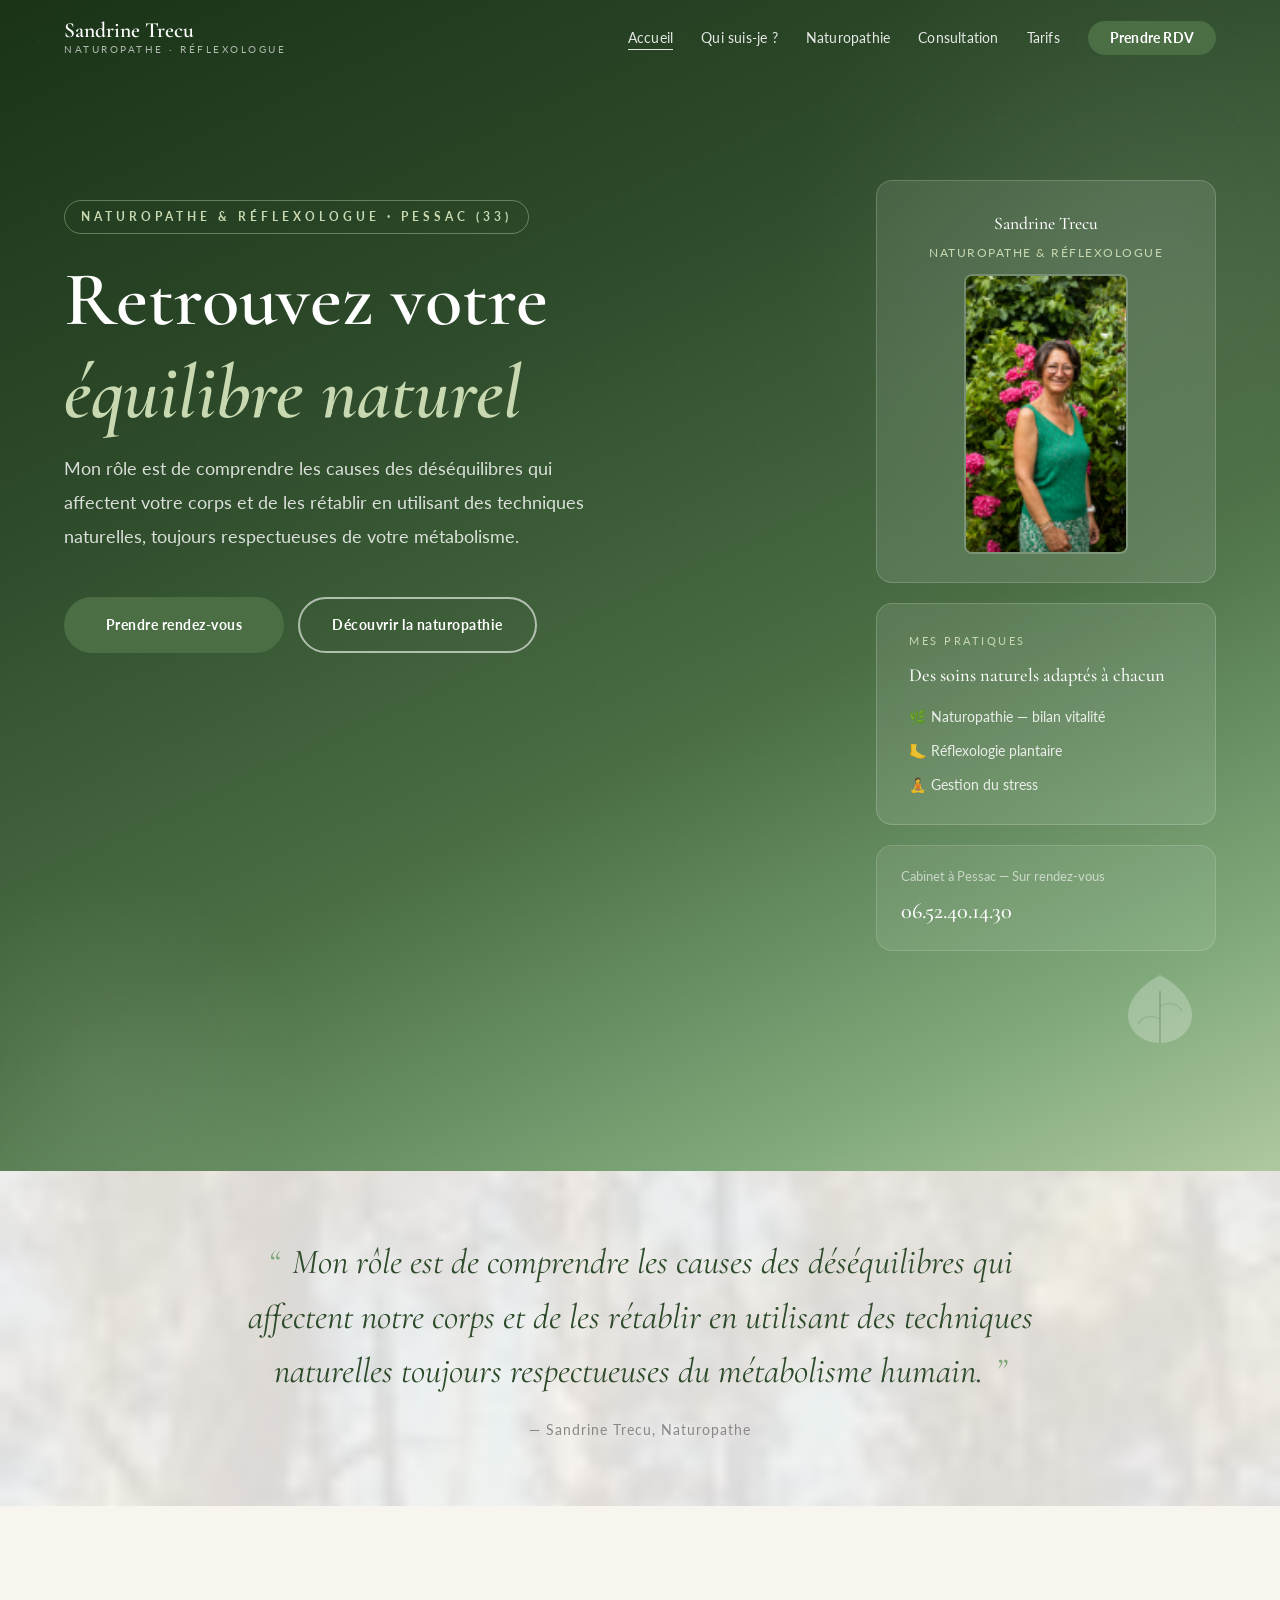
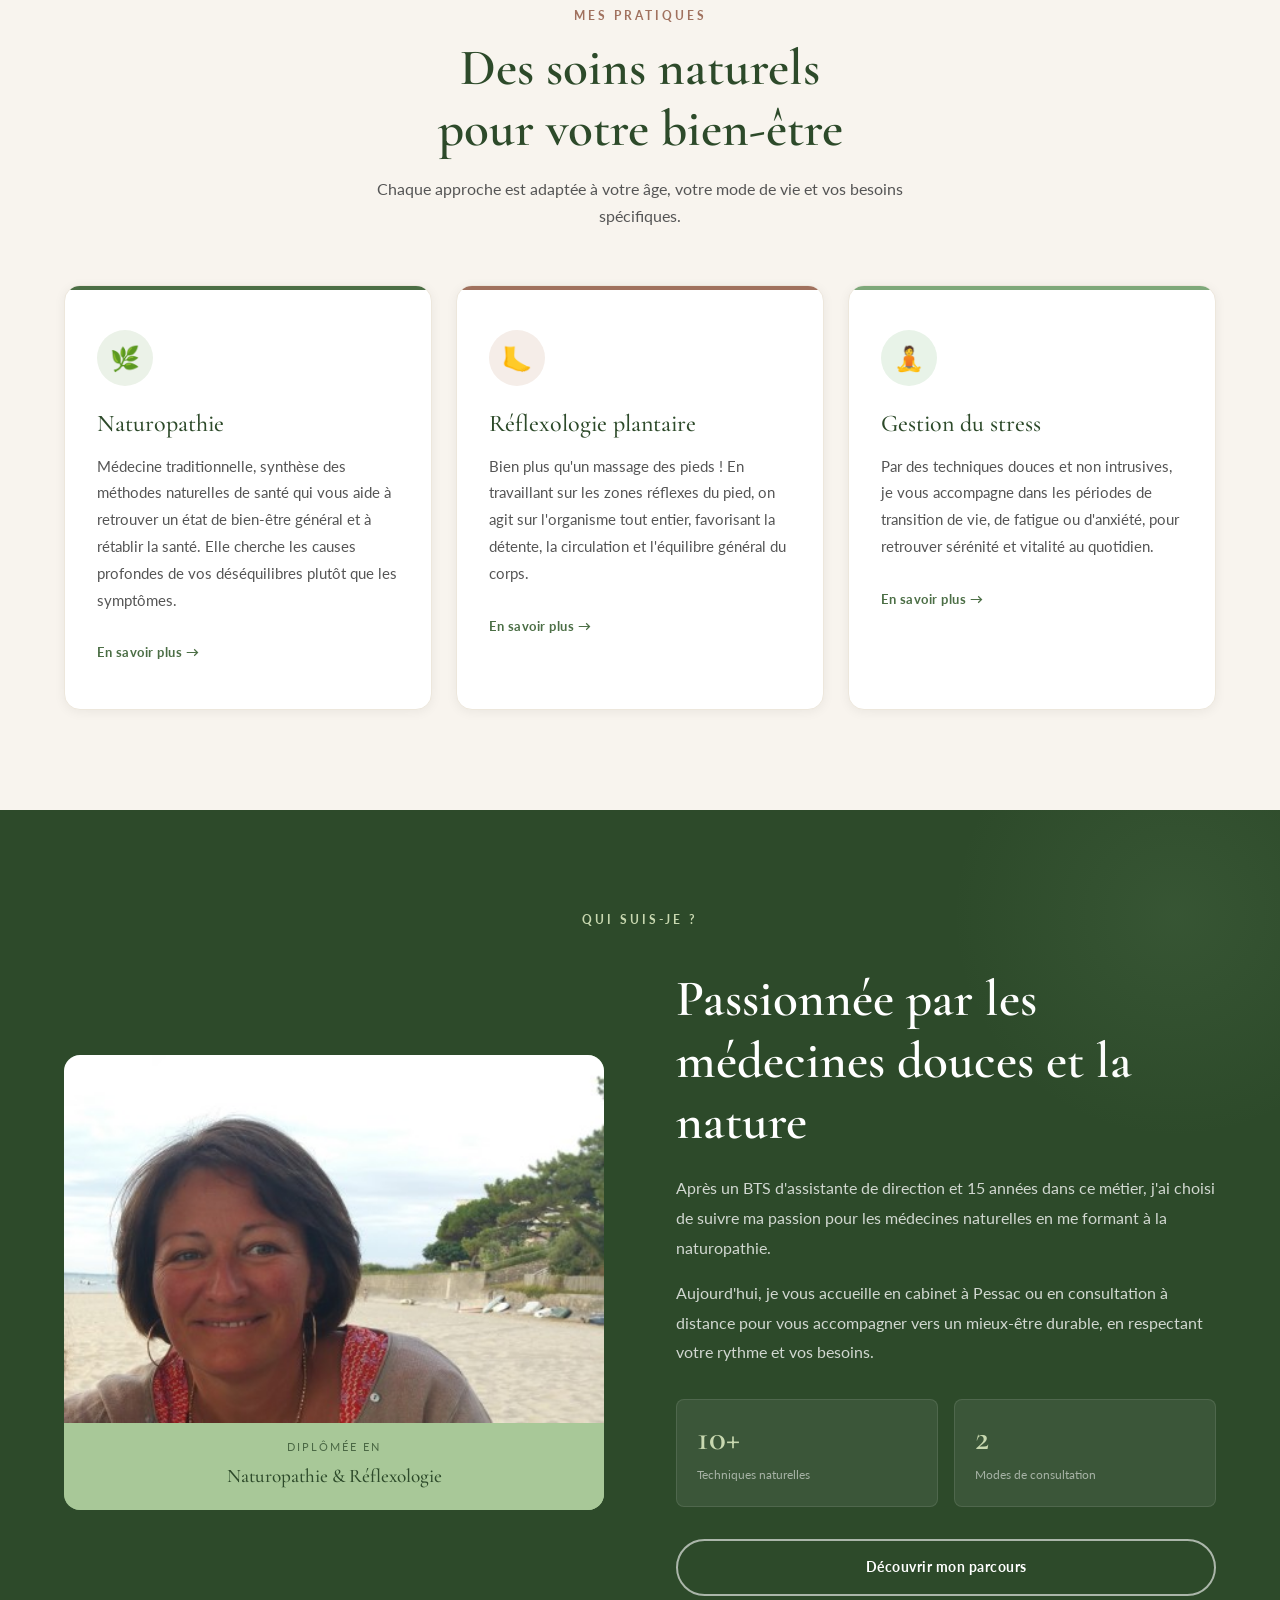
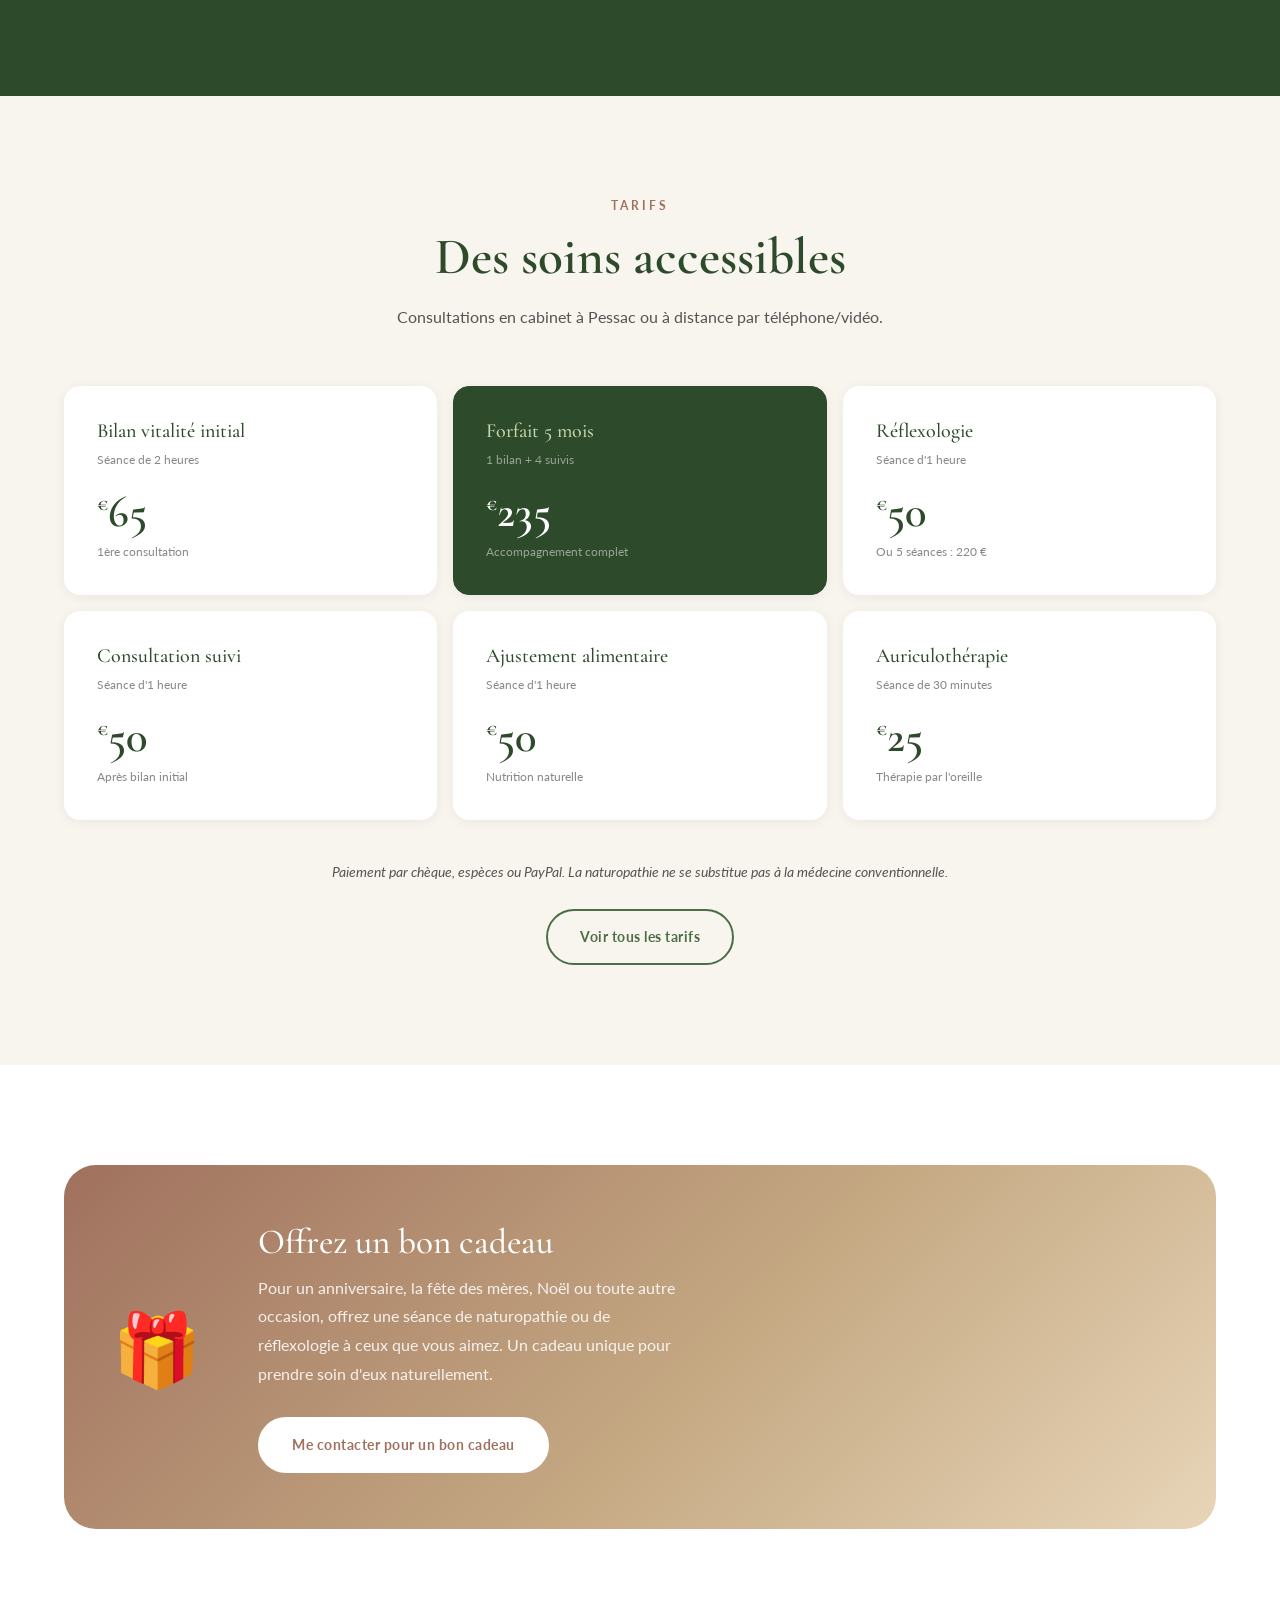
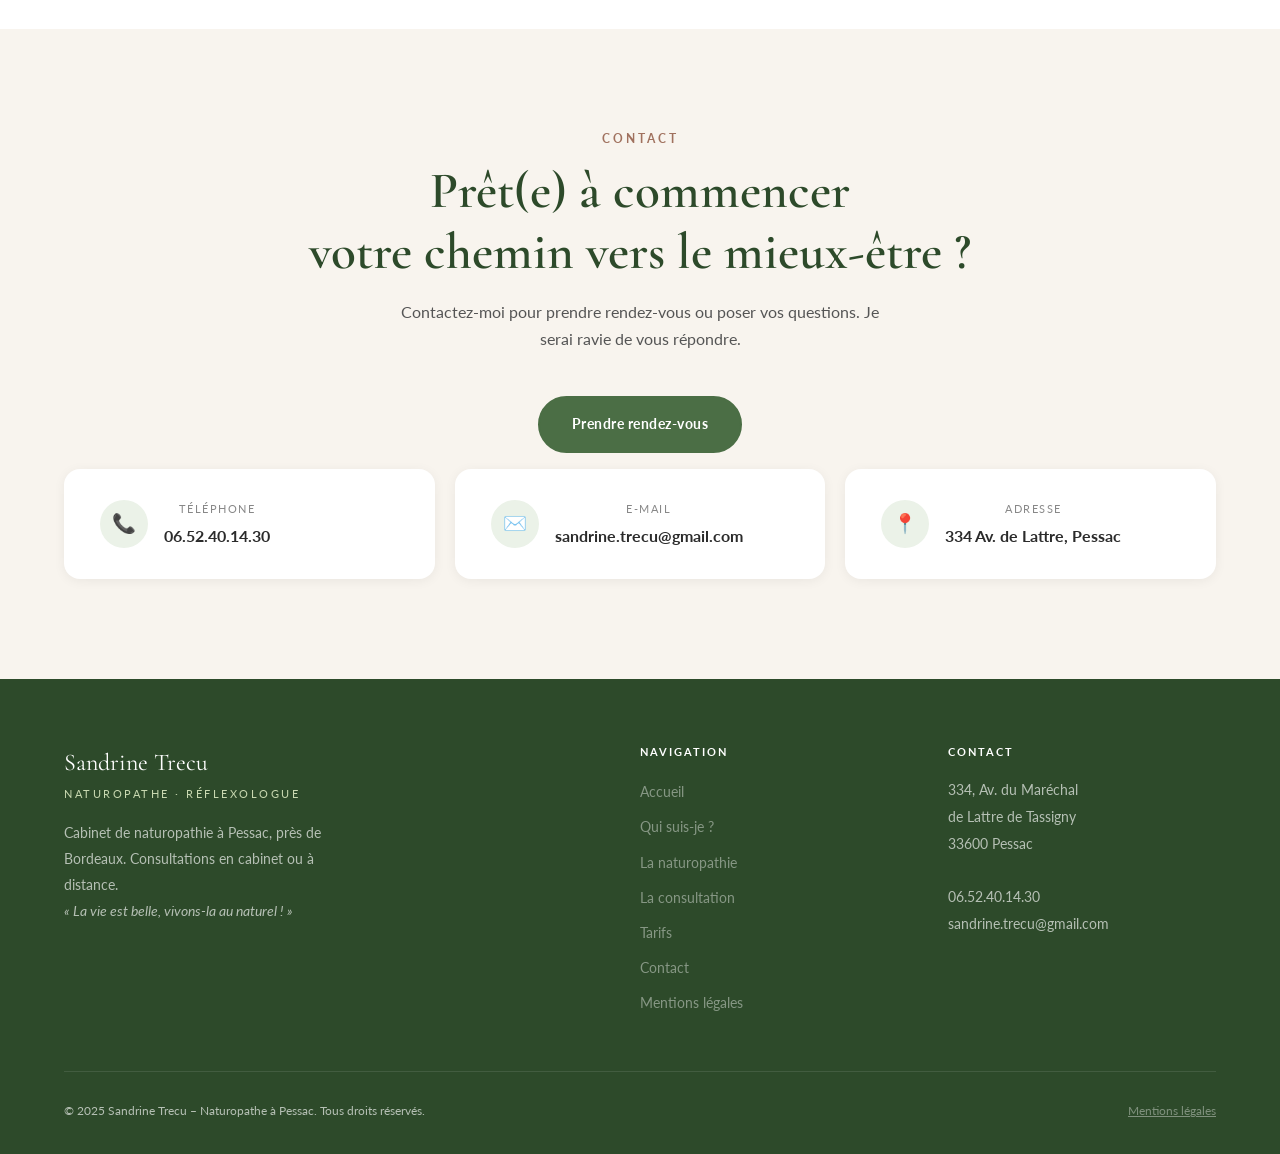
<file: index.html>
<!DOCTYPE html>
<html lang="fr">
<head>
    <meta charset="UTF-8">
    <meta name="viewport" content="width=device-width, initial-scale=1.0">
    <meta name="description" content="Sandrine Trecu, Naturopathe et Réflexologue à Pessac (33). Consultations en cabinet ou à distance. Naturopathie, réflexologie plantaire, gestion du stress. Tél : 06.52.40.14.30">
    <title>Sandrine Trecu – Naturopathe & Réflexologue à Pessac</title>
    <link rel="preconnect" href="https://fonts.googleapis.com">
    <link rel="preconnect" href="https://fonts.gstatic.com" crossorigin>
    <link href="https://fonts.googleapis.com/css2?family=Cormorant+Garamond:ital,wght@0,400;0,500;0,600;1,400;1,600&family=Lato:wght@300;400;700&display=swap" rel="stylesheet">
    <link rel="stylesheet" href="css/style.css?v=2">
</head>
<body>

    <!-- ========================= NAVIGATION ========================= -->
    <nav class="nav" role="navigation" aria-label="Navigation principale">
        <div class="container nav-inner">
            <a href="index.html" class="nav-brand" aria-label="Accueil Sandrine Trecu Naturopathe">
                <span class="brand-name">Sandrine Trecu</span>
                <span class="brand-title">Naturopathe · Réflexologue</span>
            </a>

            <ul class="nav-links" role="list">
                <li><a href="index.html" class="active">Accueil</a></li>
                <li><a href="qui-suis-je.html">Qui suis-je ?</a></li>
                <li><a href="naturopathie.html">Naturopathie</a></li>
                <li><a href="consultation.html">Consultation</a></li>
                <li><a href="tarifs.html">Tarifs</a></li>
                <li><a href="contact.html" class="nav-cta">Prendre RDV</a></li>
            </ul>

            <button class="nav-hamburger" aria-label="Ouvrir le menu" aria-expanded="false">
                <span></span><span></span><span></span>
            </button>
        </div>
    </nav>

    <!-- Mobile Menu -->
    <div class="nav-mobile" role="dialog" aria-label="Menu mobile">
        <a href="index.html">Accueil</a>
        <a href="qui-suis-je.html">Qui suis-je ?</a>
        <a href="naturopathie.html">Naturopathie</a>
        <a href="consultation.html">Consultation</a>
        <a href="tarifs.html">Tarifs</a>
        <a href="contact.html" class="btn btn-primary">Prendre rendez-vous</a>
    </div>
    <div class="nav-overlay" aria-hidden="true"></div>

    <!-- ========================= HERO ========================= -->
    <section class="hero" aria-label="Présentation">
        <div class="hero-orb hero-orb-1" aria-hidden="true"></div>
        <div class="hero-orb hero-orb-2" aria-hidden="true"></div>

        <div class="container">
            <!-- Colonne gauche : texte -->
            <div class="hero-content">
                <span class="hero-eyebrow">Naturopathe &amp; Réflexologue · Pessac (33)</span>

                <h1>Retrouvez votre<br><em>équilibre naturel</em></h1>

                <p class="hero-subtitle">
                    Mon rôle est de comprendre les causes des déséquilibres qui affectent votre corps
                    et de les rétablir en utilisant des techniques naturelles,
                    toujours respectueuses de votre métabolisme.
                </p>

                <div class="hero-actions">
                    <a href="contact.html" class="btn btn-primary">Prendre rendez-vous</a>
                    <a href="naturopathie.html" class="btn btn-secondary">Découvrir la naturopathie</a>
                </div>

            </div>

            <!-- Colonne droite : cartes visuelles (+ portrait mobile) -->
            <div class="hero-visual">

                <!-- Portrait Sandrine — mobile uniquement -->
                <div class="hero-card hero-portrait-card">
                    <div class="hero-portrait-info">
                        <strong>Sandrine Trecu</strong>
                        <span>Naturopathe &amp; Réflexologue</span>
                    </div>
                    <img src="images/sandrine_1.jpg" alt="Sandrine Trecu, naturopathe à Pessac" class="hero-portrait-img">
                </div>

                <!-- Carte services -->
                <div class="hero-card">
                    <span class="hero-card-label">Mes pratiques</span>
                    <h4>Des soins naturels adaptés à chacun</h4>
                    <div class="hero-card-list">
                        <div class="hero-card-item">
                            🌿 Naturopathie — bilan vitalité
                        </div>
                        <div class="hero-card-item">
                            🦶 Réflexologie plantaire
                        </div>
                        <div class="hero-card-item">
                            🧘 Gestion du stress
                        </div>
                    </div>
                </div>

                <!-- Carte contact -->
                <div class="hero-card-contact">
                    <p>Cabinet à Pessac — Sur rendez-vous</p>
                    <a href="tel:0652401430">06.52.40.14.30</a>
                </div>

                <!-- Déco SVG feuille -->
                <svg width="80" height="80" viewBox="0 0 80 80" fill="none" xmlns="http://www.w3.org/2000/svg" style="opacity:0.25; margin-right: 16px;">
                    <path d="M40 4C40 4 8 20 8 44C8 60 22 72 40 72C58 72 72 60 72 44C72 20 40 4 40 4Z" fill="white"/>
                    <path d="M40 72 L40 20" stroke="rgba(45,74,42,0.5)" stroke-width="2"/>
                    <path d="M40 35 Q55 28 62 40" stroke="rgba(45,74,42,0.3)" stroke-width="1.5" fill="none"/>
                    <path d="M40 48 Q25 41 18 53" stroke="rgba(45,74,42,0.3)" stroke-width="1.5" fill="none"/>
                </svg>
            </div>
        </div>

    </section>

    <!-- ========================= INTRO ========================= -->
    <div class="intro-band">
        <div class="intro-band-bg" aria-hidden="true"></div>
        <div class="container">
            <p class="intro-quote">
                Mon rôle est de comprendre les causes des déséquilibres qui affectent notre corps
                et de les rétablir en utilisant des techniques naturelles toujours respectueuses
                du métabolisme humain.
            </p>
            <p class="intro-author">— Sandrine Trecu, Naturopathe</p>
        </div>
    </div>

    <!-- ========================= SERVICES ========================= -->
    <section class="services">
        <div class="container">
            <div class="section-header reveal">
                <span class="section-label">Mes pratiques</span>
                <h2>Des soins naturels<br>pour votre bien-être</h2>
                <p>Chaque approche est adaptée à votre âge, votre mode de vie et vos besoins spécifiques.</p>
            </div>

            <div class="services-grid">
                <article class="service-card reveal reveal-delay-1">
                    <div class="service-icon" aria-hidden="true">🌿</div>
                    <h3>Naturopathie</h3>
                    <p>
                        Médecine traditionnelle, synthèse des méthodes naturelles de santé qui vous aide
                        à retrouver un état de bien-être général et à rétablir la santé. Elle cherche
                        les causes profondes de vos déséquilibres plutôt que les symptômes.
                    </p>
                    <a href="naturopathie.html" class="service-link">
                        En savoir plus →
                    </a>
                </article>

                <article class="service-card reveal reveal-delay-2">
                    <div class="service-icon" aria-hidden="true">🦶</div>
                    <h3>Réflexologie plantaire</h3>
                    <p>
                        Bien plus qu'un massage des pieds ! En travaillant sur les zones réflexes
                        du pied, on agit sur l'organisme tout entier, favorisant la détente,
                        la circulation et l'équilibre général du corps.
                    </p>
                    <a href="consultation.html" class="service-link">
                        En savoir plus →
                    </a>
                </article>

                <article class="service-card reveal reveal-delay-3">
                    <div class="service-icon" aria-hidden="true">🧘</div>
                    <h3>Gestion du stress</h3>
                    <p>
                        Par des techniques douces et non intrusives, je vous accompagne dans
                        les périodes de transition de vie, de fatigue ou d'anxiété, pour retrouver
                        sérénité et vitalité au quotidien.
                    </p>
                    <a href="consultation.html" class="service-link">
                        En savoir plus →
                    </a>
                </article>
            </div>
        </div>
    </section>

    <!-- ========================= À PROPOS ========================= -->
    <section class="about-home">
        <div class="container">
            <div class="section-header reveal" style="margin-bottom: 40px;">
                <span class="section-label">Qui suis-je ?</span>
            </div>
            <div class="about-home-inner">
                <div class="about-visual reveal">
                    <img src="images/sandrine_2.jpg" alt="Sandrine Trecu, naturopathe et réflexologue à Pessac" class="about-photo" loading="lazy">
                    <div class="about-visual-tag">
                        <span class="tag-label">Diplômée en</span>
                        <span class="tag-value">Naturopathie &amp; Réflexologie</span>
                    </div>
                </div>

                <div class="about-home-text reveal reveal-delay-1">
                    <h2>Passionnée par les médecines douces et la nature</h2>
                    <p>
                        Après un BTS d'assistante de direction et 15 années dans ce métier,
                        j'ai choisi de suivre ma passion pour les médecines naturelles
                        en me formant à la naturopathie.
                    </p>
                    <p>
                        Aujourd'hui, je vous accueille en cabinet à Pessac ou en consultation
                        à distance pour vous accompagner vers un mieux-être durable,
                        en respectant votre rythme et vos besoins.
                    </p>

                    <div class="about-stats">
                        <div class="stat-item">
                            <span class="stat-num" data-count="10" data-suffix="+">10+</span>
                            <span class="stat-label">Techniques naturelles</span>
                        </div>
                        <div class="stat-item">
                            <span class="stat-num" data-count="2">2</span>
                            <span class="stat-label">Modes de consultation</span>
                        </div>
                    </div>

                    <a href="qui-suis-je.html" class="btn btn-secondary" style="display:block; text-align:center;">Découvrir mon parcours</a>
                </div>
            </div>
        </div>
    </section>

    <!-- ========================= TARIFS ========================= -->
    <section class="tarifs-home">
        <div class="container">
            <div class="section-header reveal">
                <span class="section-label">Tarifs</span>
                <h2>Des soins accessibles</h2>
                <p>Consultations en cabinet à Pessac ou à distance par téléphone/vidéo.</p>
            </div>

            <div class="tarifs-grid-home">
                <div class="tarif-card-home reveal reveal-delay-1">
                    <h4>Bilan vitalité initial</h4>
                    <span class="tarif-duration">Séance de 2 heures</span>
                    <div class="tarif-price"><sup>€</sup>65</div>
                    <span class="tarif-note">1ère consultation</span>
                </div>

                <div class="tarif-card-home featured reveal reveal-delay-2">
                    <h4>Forfait 5 mois</h4>
                    <span class="tarif-duration">1 bilan + 4 suivis</span>
                    <div class="tarif-price"><sup>€</sup>235</div>
                    <span class="tarif-note">Accompagnement complet</span>
                </div>

                <div class="tarif-card-home reveal reveal-delay-3">
                    <h4>Réflexologie</h4>
                    <span class="tarif-duration">Séance d'1 heure</span>
                    <div class="tarif-price"><sup>€</sup>50</div>
                    <span class="tarif-note">Ou 5 séances : 220 €</span>
                </div>

                <div class="tarif-card-home reveal reveal-delay-1">
                    <h4>Consultation suivi</h4>
                    <span class="tarif-duration">Séance d'1 heure</span>
                    <div class="tarif-price"><sup>€</sup>50</div>
                    <span class="tarif-note">Après bilan initial</span>
                </div>

                <div class="tarif-card-home reveal reveal-delay-2">
                    <h4>Ajustement alimentaire</h4>
                    <span class="tarif-duration">Séance d'1 heure</span>
                    <div class="tarif-price"><sup>€</sup>50</div>
                    <span class="tarif-note">Nutrition naturelle</span>
                </div>

                <div class="tarif-card-home reveal reveal-delay-3">
                    <h4>Auriculothérapie</h4>
                    <span class="tarif-duration">Séance de 30 minutes</span>
                    <div class="tarif-price"><sup>€</sup>25</div>
                    <span class="tarif-note">Thérapie par l'oreille</span>
                </div>
            </div>

            <div class="tarifs-home-footer reveal">
                <p>Paiement par chèque, espèces ou PayPal. La naturopathie ne se substitue pas à la médecine conventionnelle.</p>
                <a href="tarifs.html" class="btn btn-outline">Voir tous les tarifs</a>
            </div>
        </div>
    </section>

    <!-- ========================= BON CADEAU ========================= -->
    <section class="gift">
        <div class="container">
            <div class="gift-banner reveal">
                <span class="gift-emoji" aria-hidden="true">🎁</span>
                <div class="gift-content">
                    <h3>Offrez un bon cadeau</h3>
                    <p>
                        Pour un anniversaire, la fête des mères, Noël ou toute autre occasion,
                        offrez une séance de naturopathie ou de réflexologie à ceux que vous aimez.
                        Un cadeau unique pour prendre soin d'eux naturellement.
                    </p>
                    <a href="contact.html" class="btn btn-gift">Me contacter pour un bon cadeau</a>
                </div>
            </div>
        </div>
    </section>

    <!-- ========================= CONTACT CTA ========================= -->
    <section class="contact-cta">
        <div class="container">
            <span class="section-label">Contact</span>
            <h2>Prêt(e) à commencer<br>votre chemin vers le mieux-être ?</h2>
            <p>Contactez-moi pour prendre rendez-vous ou poser vos questions. Je serai ravie de vous répondre.</p>

            <a href="contact.html" class="btn btn-primary">Prendre rendez-vous</a>

            <div class="cta-cards">
                <a href="tel:0652401430" class="cta-card">
                    <div class="cta-icon" aria-hidden="true">📞</div>
                    <div class="cta-info">
                        <span>Téléphone</span>
                        <strong>06.52.40.14.30</strong>
                    </div>
                </a>
                <a href="mailto:sandrine.trecu@gmail.com" class="cta-card">
                    <div class="cta-icon" aria-hidden="true">✉️</div>
                    <div class="cta-info">
                        <span>E-mail</span>
                        <strong>sandrine.trecu@gmail.com</strong>
                    </div>
                </a>
                <div class="cta-card">
                    <div class="cta-icon" aria-hidden="true">📍</div>
                    <div class="cta-info">
                        <span>Adresse</span>
                        <strong>334 Av. de Lattre, Pessac</strong>
                    </div>
                </div>
            </div>
        </div>
    </section>

    <!-- ========================= FOOTER ========================= -->
    <footer role="contentinfo">
        <div class="container">
            <div class="footer-top">
                <div class="footer-brand">
                    <span class="f-name">Sandrine Trecu</span>
                    <span class="f-title">Naturopathe · Réflexologue</span>
                    <p>
                        Cabinet de naturopathie à Pessac, près de Bordeaux.
                        Consultations en cabinet ou à distance.<br>
                        <em>« La vie est belle, vivons-la au naturel ! »</em>
                    </p>
                </div>

                <div class="footer-col">
                    <h5>Navigation</h5>
                    <ul>
                        <li><a href="index.html">Accueil</a></li>
                        <li><a href="qui-suis-je.html">Qui suis-je ?</a></li>
                        <li><a href="naturopathie.html">La naturopathie</a></li>
                        <li><a href="consultation.html">La consultation</a></li>
                        <li><a href="tarifs.html">Tarifs</a></li>
                        <li><a href="contact.html">Contact</a></li>
                        <li><a href="mentions-legales.html">Mentions légales</a></li>
                    </ul>
                </div>

                <div class="footer-col">
                    <h5>Contact</h5>
                    <address>
                        334, Av. du Maréchal<br>
                        de Lattre de Tassigny<br>
                        33600 Pessac<br><br>
                        <a href="tel:0652401430">06.52.40.14.30</a><br>
                        <a href="mailto:sandrine.trecu@gmail.com">sandrine.trecu@gmail.com</a>
                    </address>
                </div>
            </div>

            <div class="footer-bottom">
                <p>&copy; 2025 Sandrine Trecu – Naturopathe à Pessac. Tous droits réservés.</p>
                <a href="mentions-legales.html">Mentions légales</a>
            </div>
        </div>
    </footer>

    <!-- Bouton téléphone flottant (mobile) -->
    <a href="tel:0652401430" class="float-cta" aria-label="Appeler Sandrine Trecu">📞</a>

    <script src="js/main.js"></script>
</body>
</html>
</file>
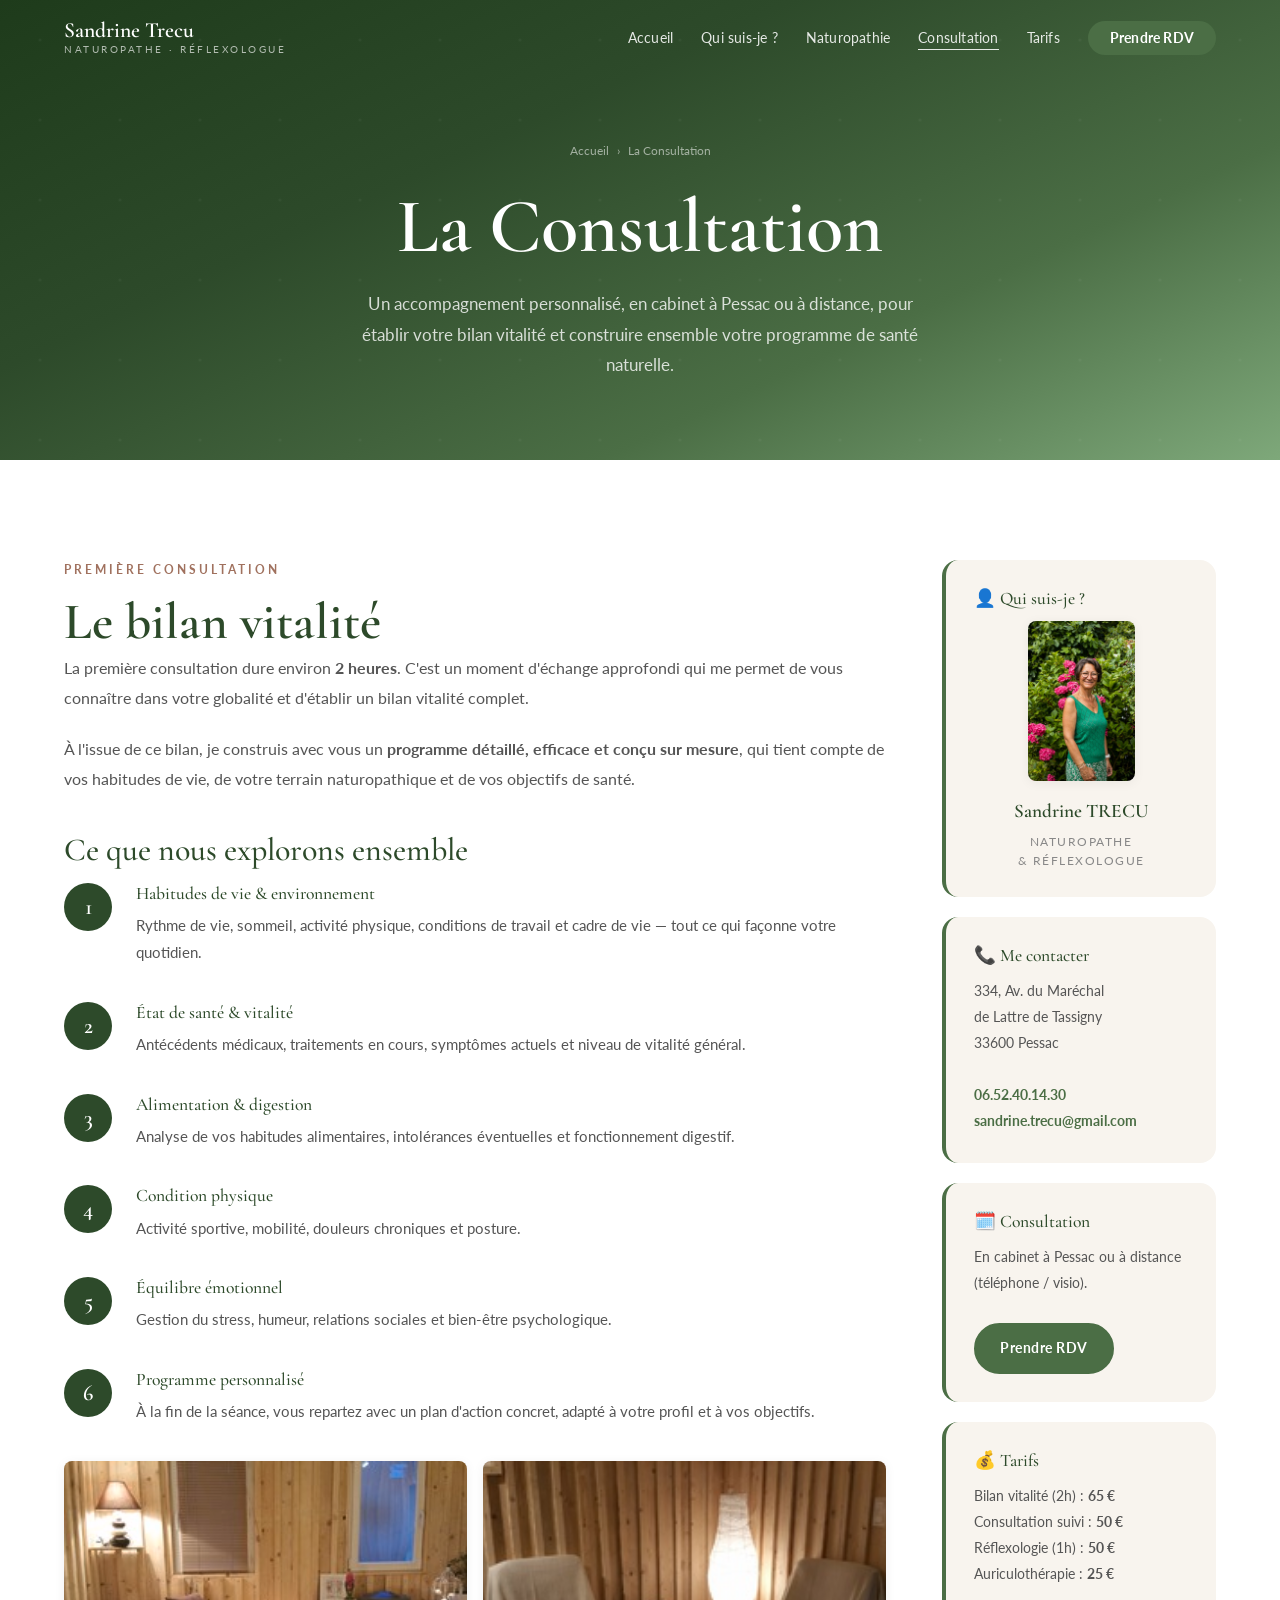
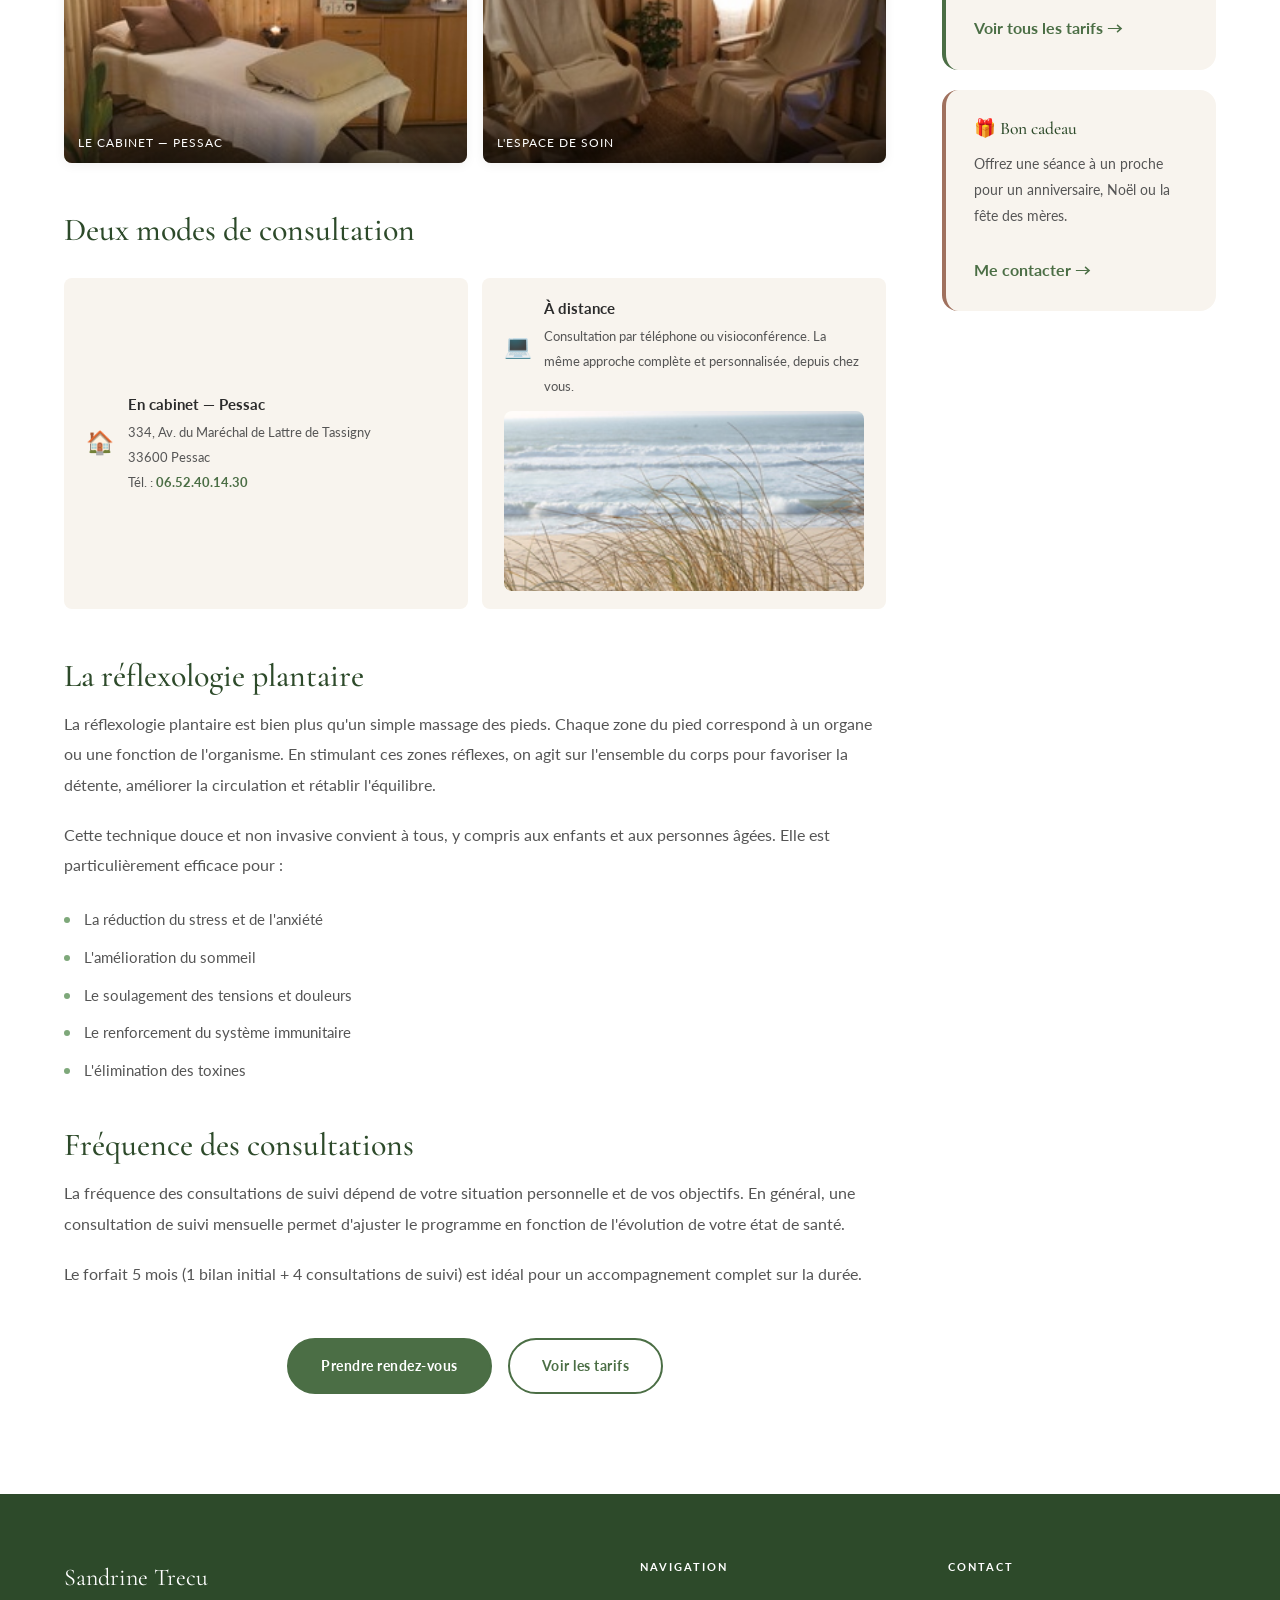
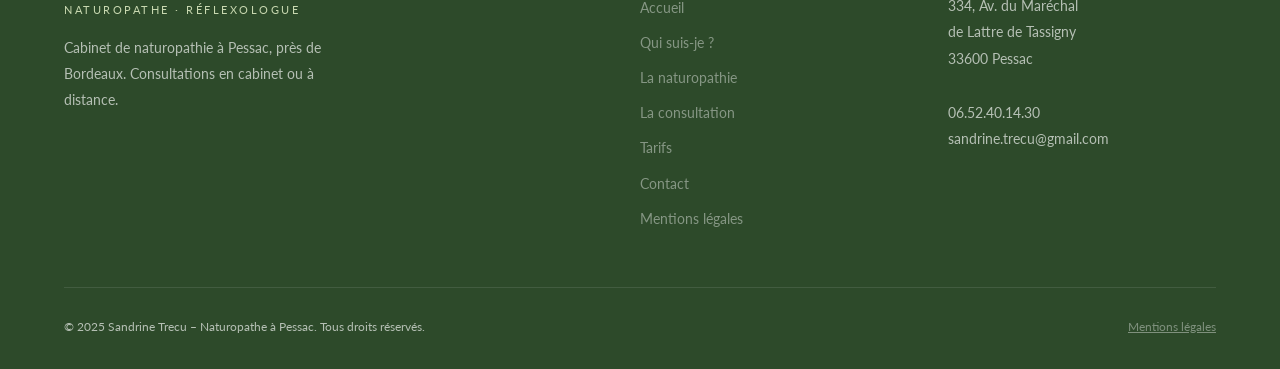
<file: consultation.html>
<!DOCTYPE html>
<html lang="fr">
<head>
    <meta charset="UTF-8">
    <meta name="viewport" content="width=device-width, initial-scale=1.0">
    <meta name="description" content="Déroulement d'une consultation naturopathique avec Sandrine Trecu à Pessac. Bilan vitalité, suivi personnalisé, consultation à distance disponible.">
    <title>La Consultation – Sandrine Trecu Naturopathe à Pessac</title>
    <link rel="preconnect" href="https://fonts.googleapis.com">
    <link rel="preconnect" href="https://fonts.gstatic.com" crossorigin>
    <link href="https://fonts.googleapis.com/css2?family=Cormorant+Garamond:ital,wght@0,400;0,500;0,600;1,400;1,600&family=Lato:wght@300;400;700&display=swap" rel="stylesheet">
    <link rel="stylesheet" href="css/style.css?v=2">
</head>
<body>

    <!-- NAVIGATION -->
    <nav class="nav" role="navigation" aria-label="Navigation principale">
        <div class="container nav-inner">
            <a href="index.html" class="nav-brand">
                <span class="brand-name">Sandrine Trecu</span>
                <span class="brand-title">Naturopathe · Réflexologue</span>
            </a>
            <ul class="nav-links" role="list">
                <li><a href="index.html">Accueil</a></li>
                <li><a href="qui-suis-je.html">Qui suis-je ?</a></li>
                <li><a href="naturopathie.html">Naturopathie</a></li>
                <li><a href="consultation.html" class="active">Consultation</a></li>
                <li><a href="tarifs.html">Tarifs</a></li>
                <li><a href="contact.html" class="nav-cta">Prendre RDV</a></li>
            </ul>
            <button class="nav-hamburger" aria-label="Ouvrir le menu">
                <span></span><span></span><span></span>
            </button>
        </div>
    </nav>
    <div class="nav-mobile">
        <a href="index.html">Accueil</a>
        <a href="qui-suis-je.html">Qui suis-je ?</a>
        <a href="naturopathie.html">Naturopathie</a>
        <a href="consultation.html">Consultation</a>
        <a href="tarifs.html">Tarifs</a>
        <a href="contact.html" class="btn btn-primary">Prendre rendez-vous</a>
    </div>
    <div class="nav-overlay"></div>

    <!-- PAGE HERO -->
    <header class="page-hero">
        <div class="container">
            <nav class="breadcrumb" aria-label="Fil d'Ariane">
                <a href="index.html">Accueil</a>
                <span class="sep">›</span>
                <span>La Consultation</span>
            </nav>
            <h1>La Consultation</h1>
            <p>Un accompagnement personnalisé, en cabinet à Pessac ou à distance, pour établir votre bilan vitalité et construire ensemble votre programme de santé naturelle.</p>
        </div>
    </header>

    <!-- CONTENU -->
    <section class="page-section">
        <div class="container">
            <div class="content-grid">

                <div class="content-main">

                    <!-- BILAN INITIAL -->
                    <div class="reveal">
                        <span class="section-label">Première consultation</span>
                        <h2>Le bilan vitalité</h2>
                    </div>

                    <p class="reveal">
                        La première consultation dure environ <strong>2 heures</strong>.
                        C'est un moment d'échange approfondi qui me permet de vous connaître
                        dans votre globalité et d'établir un bilan vitalité complet.
                    </p>

                    <p class="reveal">
                        À l'issue de ce bilan, je construis avec vous un <strong>programme détaillé,
                        efficace et conçu sur mesure</strong>, qui tient compte de vos habitudes de vie,
                        de votre terrain naturopathique et de vos objectifs de santé.
                    </p>

                    <!-- ÉTAPES -->
                    <h3 class="reveal" style="margin-top: 36px;">Ce que nous explorons ensemble</h3>

                    <div class="steps reveal">
                        <div class="step-item">
                            <div class="step-num">1</div>
                            <div class="step-content">
                                <h4>Habitudes de vie &amp; environnement</h4>
                                <p>Rythme de vie, sommeil, activité physique, conditions de travail et cadre de vie — tout ce qui façonne votre quotidien.</p>
                            </div>
                        </div>
                        <div class="step-item">
                            <div class="step-num">2</div>
                            <div class="step-content">
                                <h4>État de santé &amp; vitalité</h4>
                                <p>Antécédents médicaux, traitements en cours, symptômes actuels et niveau de vitalité général.</p>
                            </div>
                        </div>
                        <div class="step-item">
                            <div class="step-num">3</div>
                            <div class="step-content">
                                <h4>Alimentation &amp; digestion</h4>
                                <p>Analyse de vos habitudes alimentaires, intolérances éventuelles et fonctionnement digestif.</p>
                            </div>
                        </div>
                        <div class="step-item">
                            <div class="step-num">4</div>
                            <div class="step-content">
                                <h4>Condition physique</h4>
                                <p>Activité sportive, mobilité, douleurs chroniques et posture.</p>
                            </div>
                        </div>
                        <div class="step-item">
                            <div class="step-num">5</div>
                            <div class="step-content">
                                <h4>Équilibre émotionnel</h4>
                                <p>Gestion du stress, humeur, relations sociales et bien-être psychologique.</p>
                            </div>
                        </div>
                        <div class="step-item">
                            <div class="step-num">6</div>
                            <div class="step-content">
                                <h4>Programme personnalisé</h4>
                                <p>À la fin de la séance, vous repartez avec un plan d'action concret, adapté à votre profil et à vos objectifs.</p>
                            </div>
                        </div>
                    </div>

                    <!-- GALERIE PHOTOS -->
                    <div class="consult-gallery reveal">
                        <div class="consult-gallery-item">
                            <img src="images/cabinet.jpg" alt="Cabinet de naturopathie de Sandrine Trecu à Pessac" loading="lazy">
                            <span class="consult-gallery-caption">Le cabinet — Pessac</span>
                        </div>
                        <div class="consult-gallery-item">
                            <img src="images/cabinet_2.jpg" alt="Espace de soin au cabinet de Pessac" loading="lazy">
                            <span class="consult-gallery-caption">L'espace de soin</span>
                        </div>
                    </div>

                    <!-- MODES -->
                    <h3 class="reveal" style="margin-top: 48px;">Deux modes de consultation</h3>

                    <div class="techniques-grid reveal">
                        <div class="technique-item" style="align-items: center;">
                            <span class="technique-num">🏠</span>
                            <div class="technique-text">
                                <h5>En cabinet — Pessac</h5>
                                <p>
                                    334, Av. du Maréchal de Lattre de Tassigny<br>
                                    33600 Pessac<br>
                                    Tél. : <a href="tel:0652401430" style="color: var(--green); font-weight:700;">06.52.40.14.30</a>
                                </p>
                            </div>
                        </div>
                        <div class="technique-item" style="align-items: flex-start; flex-direction: column; gap: 12px;">
                            <div style="display:flex; align-items:center; gap:12px;">
                                <span class="technique-num">💻</span>
                                <div class="technique-text">
                                    <h5>À distance</h5>
                                    <p>Consultation par téléphone ou visioconférence. La même approche complète et personnalisée, depuis chez vous.</p>
                                </div>
                            </div>
                            <img src="images/distance.jfif" alt="Consultation naturopathique à distance" loading="lazy" style="width:100%; border-radius: var(--radius-sm); object-fit:cover; max-height:180px;">
                        </div>
                    </div>

                    <!-- RÉFLEXOLOGIE -->
                    <h3 class="reveal" style="margin-top: 48px;">La réflexologie plantaire</h3>

                    <p class="reveal">
                        La réflexologie plantaire est bien plus qu'un simple massage des pieds.
                        Chaque zone du pied correspond à un organe ou une fonction de l'organisme.
                        En stimulant ces zones réflexes, on agit sur l'ensemble du corps pour
                        favoriser la détente, améliorer la circulation et rétablir l'équilibre.
                    </p>

                    <p class="reveal">
                        Cette technique douce et non invasive convient à tous, y compris aux enfants
                        et aux personnes âgées. Elle est particulièrement efficace pour :
                    </p>

                    <ul class="reveal" style="margin-left: 0; margin-bottom: 24px;">
                        <li>La réduction du stress et de l'anxiété</li>
                        <li>L'amélioration du sommeil</li>
                        <li>Le soulagement des tensions et douleurs</li>
                        <li>Le renforcement du système immunitaire</li>
                        <li>L'élimination des toxines</li>
                    </ul>

                    <!-- FRÉQUENCE -->
                    <h3 class="reveal">Fréquence des consultations</h3>

                    <p class="reveal">
                        La fréquence des consultations de suivi dépend de votre situation personnelle
                        et de vos objectifs. En général, une consultation de suivi mensuelle permet
                        d'ajuster le programme en fonction de l'évolution de votre état de santé.
                    </p>

                    <p class="reveal">
                        Le forfait 5 mois (1 bilan initial + 4 consultations de suivi) est idéal
                        pour un accompagnement complet sur la durée.
                    </p>

                    <div class="reveal" style="margin-top: 48px; text-align: center;">
                        <a href="contact.html" class="btn btn-primary">Prendre rendez-vous</a>
                        &nbsp;&nbsp;
                        <a href="tarifs.html" class="btn btn-outline">Voir les tarifs</a>
                    </div>

                </div>

                <!-- SIDEBAR -->
                <aside>
                    <div class="sidebar-card sidebar-profile reveal">
                        <h4>👤 Qui suis-je ?</h4>
                        <div class="sidebar-profile-photo">
                            <img src="images/sandrine_1.jpg" alt="Sandrine Trecu, naturopathe à Pessac" loading="lazy">
                        </div>
                        <div class="sidebar-profile-info">
                            <strong>Sandrine TRECU</strong>
                            <span>Naturopathe<br>&amp; Réflexologue</span>
                        </div>
                    </div>

                    <div class="sidebar-card reveal">
                        <h4>📞 Me contacter</h4>
                        <address>
                            334, Av. du Maréchal<br>
                            de Lattre de Tassigny<br>
                            33600 Pessac<br><br>
                            <a href="tel:0652401430">06.52.40.14.30</a><br>
                            <a href="mailto:sandrine.trecu@gmail.com">sandrine.trecu@gmail.com</a>
                        </address>
                    </div>

                    <div class="sidebar-card reveal">
                        <h4>🗓️ Consultation</h4>
                        <p>En cabinet à Pessac ou à distance (téléphone / visio).</p>
                        <br>
                        <a href="contact.html" class="btn btn-primary" style="font-size:0.85rem; padding: 12px 24px;">Prendre RDV</a>
                    </div>

                    <div class="sidebar-card reveal">
                        <h4>💰 Tarifs</h4>
                        <p>
                            Bilan vitalité (2h) : <strong>65 €</strong><br>
                            Consultation suivi : <strong>50 €</strong><br>
                            Réflexologie (1h) : <strong>50 €</strong><br>
                            Auriculothérapie : <strong>25 €</strong>
                        </p>
                        <br>
                        <a href="tarifs.html">Voir tous les tarifs →</a>
                    </div>

                    <div class="sidebar-card accent reveal">
                        <h4>🎁 Bon cadeau</h4>
                        <p>Offrez une séance à un proche pour un anniversaire, Noël ou la fête des mères.</p>
                        <br>
                        <a href="contact.html">Me contacter →</a>
                    </div>
                </aside>

            </div>
        </div>
    </section>

    <!-- FOOTER -->
    <footer role="contentinfo">
        <div class="container">
            <div class="footer-top">
                <div class="footer-brand">
                    <span class="f-name">Sandrine Trecu</span>
                    <span class="f-title">Naturopathe · Réflexologue</span>
                    <p>Cabinet de naturopathie à Pessac, près de Bordeaux. Consultations en cabinet ou à distance.</p>
                </div>
                <div class="footer-col">
                    <h5>Navigation</h5>
                    <ul>
                        <li><a href="index.html">Accueil</a></li>
                        <li><a href="qui-suis-je.html">Qui suis-je ?</a></li>
                        <li><a href="naturopathie.html">La naturopathie</a></li>
                        <li><a href="consultation.html">La consultation</a></li>
                        <li><a href="tarifs.html">Tarifs</a></li>
                        <li><a href="contact.html">Contact</a></li>
                        <li><a href="mentions-legales.html">Mentions légales</a></li>
                    </ul>
                </div>
                <div class="footer-col">
                    <h5>Contact</h5>
                    <address>
                        334, Av. du Maréchal<br>de Lattre de Tassigny<br>33600 Pessac<br><br>
                        <a href="tel:0652401430">06.52.40.14.30</a><br>
                        <a href="mailto:sandrine.trecu@gmail.com">sandrine.trecu@gmail.com</a>
                    </address>
                </div>
            </div>
            <div class="footer-bottom">
                <p>&copy; 2025 Sandrine Trecu – Naturopathe à Pessac. Tous droits réservés.</p>
                <a href="mentions-legales.html">Mentions légales</a>
            </div>
        </div>
    </footer>

    <a href="tel:0652401430" class="float-cta" aria-label="Appeler Sandrine Trecu">📞</a>
    <script src="js/main.js"></script>
</body>
</html>
</file>
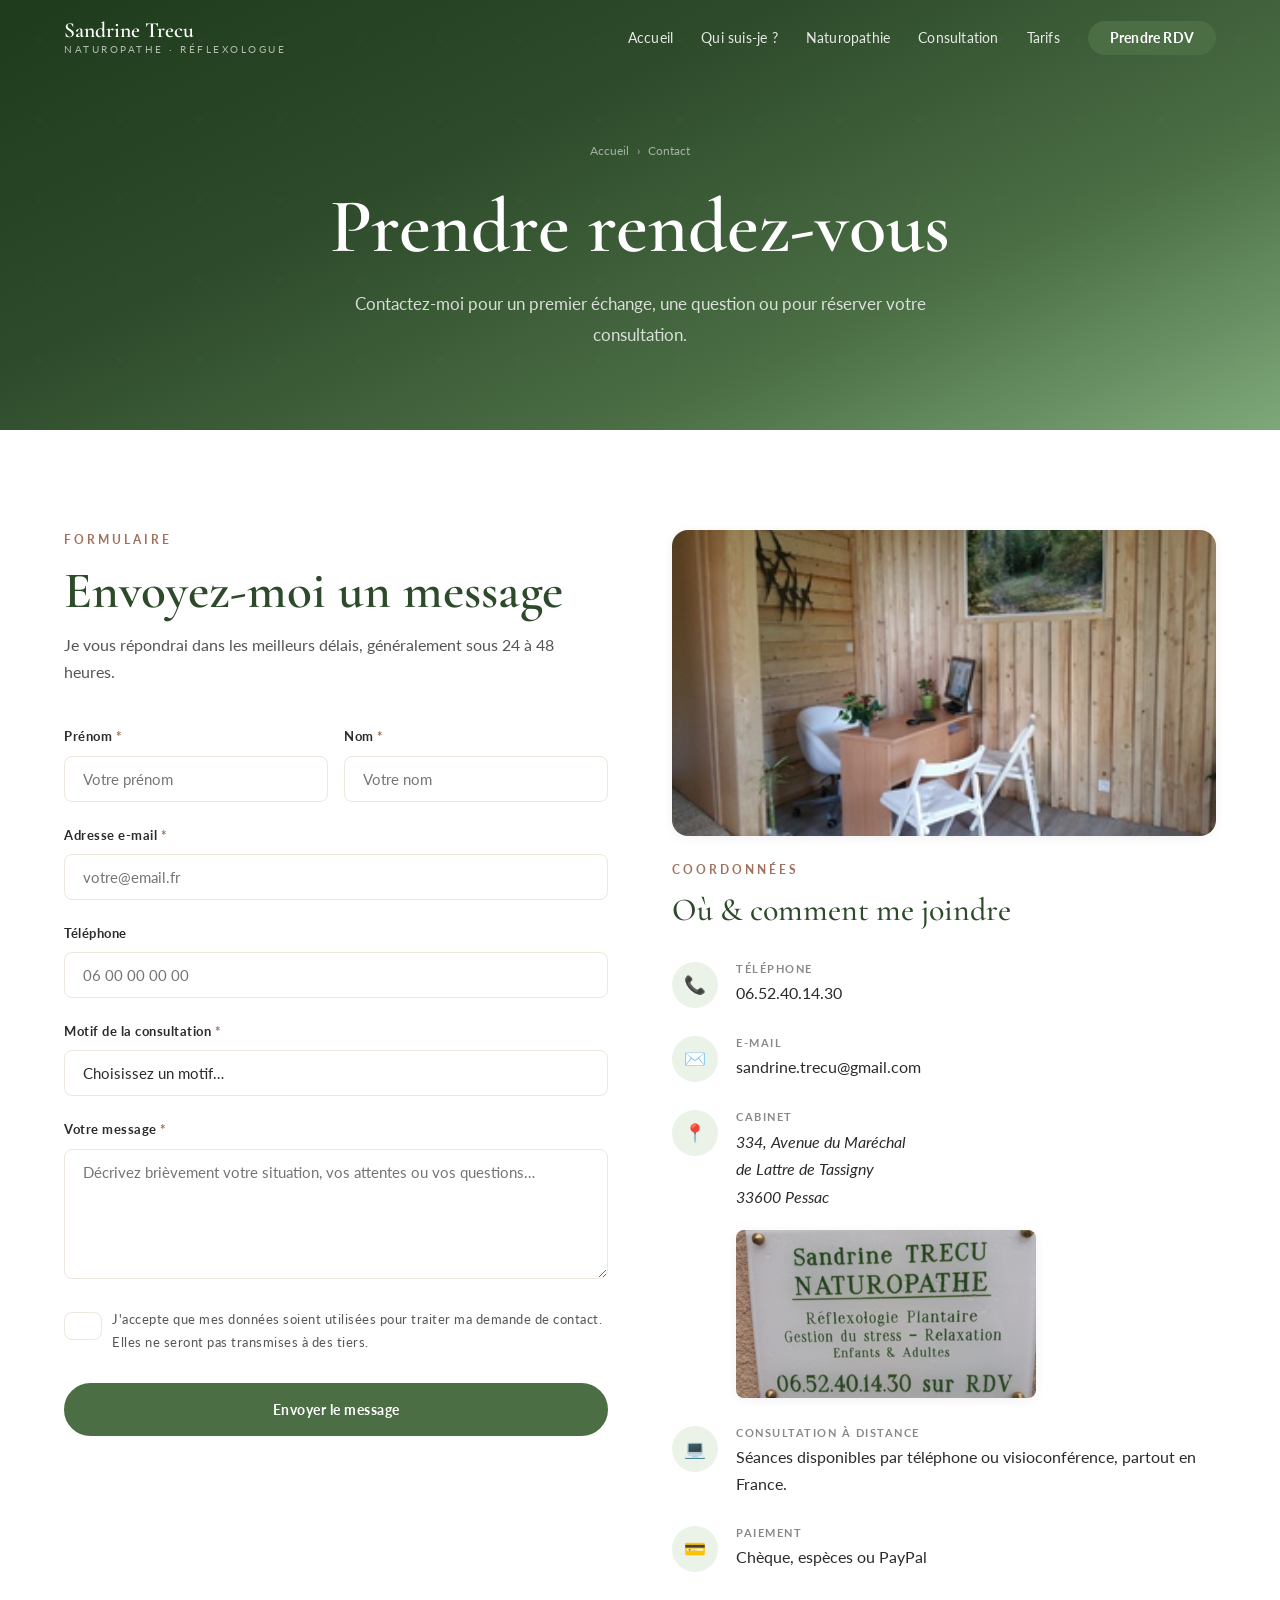
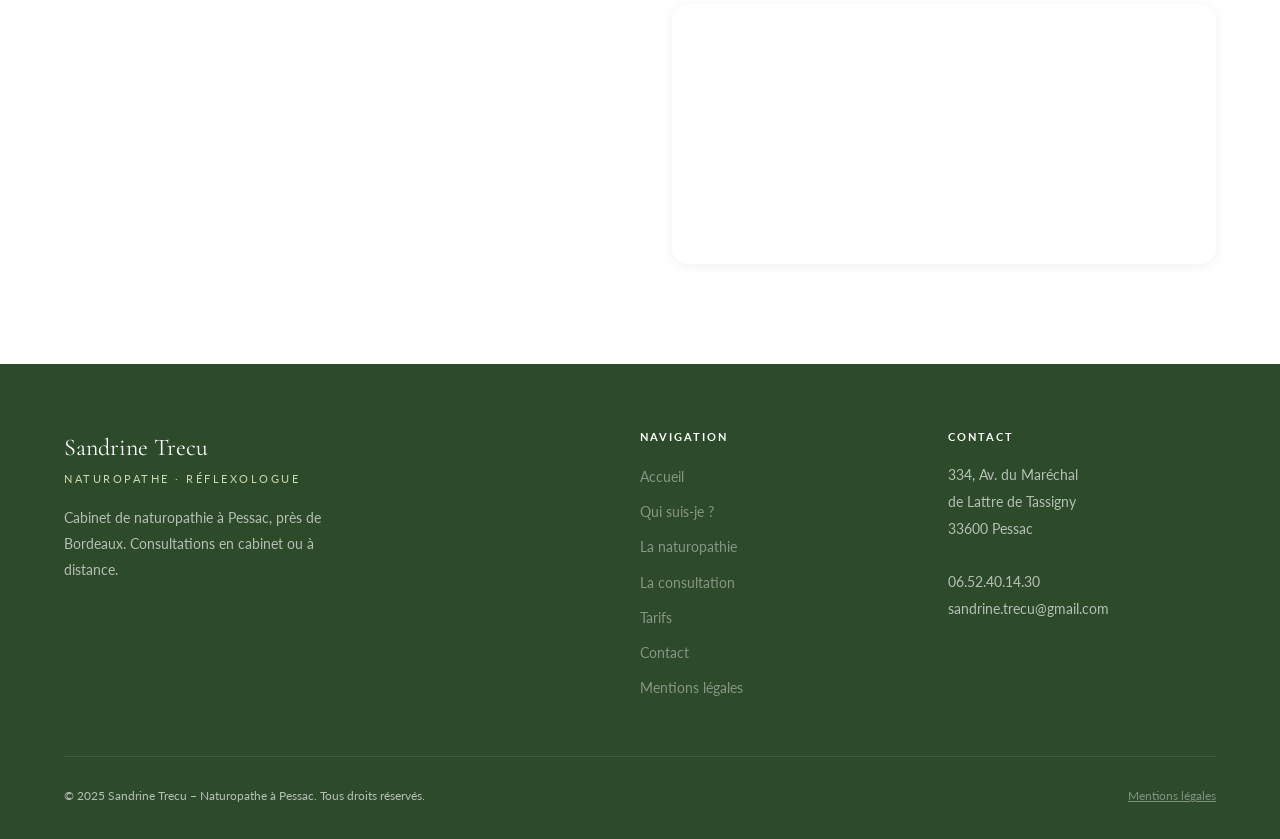
<file: contact.html>
<!DOCTYPE html>
<html lang="fr">
<head>
    <meta charset="UTF-8">
    <meta name="viewport" content="width=device-width, initial-scale=1.0">
    <meta name="description" content="Contactez Sandrine Trecu, naturopathe à Pessac. Prenez rendez-vous par téléphone au 06.52.40.14.30 ou via le formulaire de contact.">
    <title>Contact – Sandrine Trecu Naturopathe à Pessac</title>
    <link rel="preconnect" href="https://fonts.googleapis.com">
    <link rel="preconnect" href="https://fonts.gstatic.com" crossorigin>
    <link href="https://fonts.googleapis.com/css2?family=Cormorant+Garamond:ital,wght@0,400;0,500;0,600;1,400;1,600&family=Lato:wght@300;400;700&display=swap" rel="stylesheet">
    <link rel="stylesheet" href="css/style.css?v=2">
</head>
<body>

    <!-- NAVIGATION -->
    <nav class="nav" role="navigation" aria-label="Navigation principale">
        <div class="container nav-inner">
            <a href="index.html" class="nav-brand">
                <span class="brand-name">Sandrine Trecu</span>
                <span class="brand-title">Naturopathe · Réflexologue</span>
            </a>
            <ul class="nav-links" role="list">
                <li><a href="index.html">Accueil</a></li>
                <li><a href="qui-suis-je.html">Qui suis-je ?</a></li>
                <li><a href="naturopathie.html">Naturopathie</a></li>
                <li><a href="consultation.html">Consultation</a></li>
                <li><a href="tarifs.html">Tarifs</a></li>
                <li><a href="contact.html" class="nav-cta active">Prendre RDV</a></li>
            </ul>
            <button class="nav-hamburger" aria-label="Ouvrir le menu">
                <span></span><span></span><span></span>
            </button>
        </div>
    </nav>
    <div class="nav-mobile">
        <a href="index.html">Accueil</a>
        <a href="qui-suis-je.html">Qui suis-je ?</a>
        <a href="naturopathie.html">Naturopathie</a>
        <a href="consultation.html">Consultation</a>
        <a href="tarifs.html">Tarifs</a>
        <a href="contact.html" class="btn btn-primary">Prendre rendez-vous</a>
    </div>
    <div class="nav-overlay"></div>

    <!-- PAGE HERO -->
    <header class="page-hero">
        <div class="container">
            <nav class="breadcrumb" aria-label="Fil d'Ariane">
                <a href="index.html">Accueil</a>
                <span class="sep">›</span>
                <span>Contact</span>
            </nav>
            <h1>Prendre rendez-vous</h1>
            <p>Contactez-moi pour un premier échange, une question ou pour réserver votre consultation.</p>
        </div>
    </header>

    <!-- CONTENU CONTACT -->
    <section class="contact-page">
        <div class="container">
            <div class="contact-layout">

                <!-- FORMULAIRE -->
                <div class="contact-form-wrap reveal">
                    <span class="section-label">Formulaire</span>
                    <h2>Envoyez-moi un message</h2>
                    <p>Je vous répondrai dans les meilleurs délais, généralement sous 24 à 48 heures.</p>

                    <form id="contact-form" novalidate>

                        <div class="form-row">
                            <div class="form-group">
                                <label for="prenom">Prénom <span style="color:var(--brown)">*</span></label>
                                <input type="text" id="prenom" name="prenom" placeholder="Votre prénom" required autocomplete="given-name">
                            </div>
                            <div class="form-group">
                                <label for="nom">Nom <span style="color:var(--brown)">*</span></label>
                                <input type="text" id="nom" name="nom" placeholder="Votre nom" required autocomplete="family-name">
                            </div>
                        </div>

                        <div class="form-group">
                            <label for="email">Adresse e-mail <span style="color:var(--brown)">*</span></label>
                            <input type="email" id="email" name="email" placeholder="votre@email.fr" required autocomplete="email">
                        </div>

                        <div class="form-group">
                            <label for="telephone">Téléphone</label>
                            <input type="tel" id="telephone" name="telephone" placeholder="06 00 00 00 00" autocomplete="tel">
                        </div>

                        <div class="form-group">
                            <label for="motif">Motif de la consultation <span style="color:var(--brown)">*</span></label>
                            <select id="motif" name="motif" required>
                                <option value="" disabled selected>Choisissez un motif…</option>
                                <option value="bilan">Bilan vitalité (1ère consultation)</option>
                                <option value="suivi">Consultation de suivi</option>
                                <option value="reflexologie">Réflexologie plantaire</option>
                                <option value="stress">Gestion du stress</option>
                                <option value="alimentaire">Ajustement alimentaire</option>
                                <option value="auriculotherapie">Auriculothérapie</option>
                                <option value="cadeau">Bon cadeau</option>
                                <option value="distance">Consultation à distance</option>
                                <option value="autre">Autre / Renseignement</option>
                            </select>
                        </div>

                        <div class="form-group">
                            <label for="message">Votre message <span style="color:var(--brown)">*</span></label>
                            <textarea id="message" name="message" placeholder="Décrivez brièvement votre situation, vos attentes ou vos questions…" required></textarea>
                        </div>

                        <div class="form-group" style="display:flex; align-items:flex-start; gap:10px;">
                            <input type="checkbox" id="rgpd" name="rgpd" required style="width:auto; margin-top:4px; flex-shrink:0;">
                            <label for="rgpd" style="font-weight:400; font-size:0.83rem; color:var(--text-mid); cursor:pointer;">
                                J'accepte que mes données soient utilisées pour traiter ma demande de contact.
                                Elles ne seront pas transmises à des tiers.
                            </label>
                        </div>

                        <button type="submit" class="btn btn-primary" style="width:100%; justify-content:center; padding:16px;">
                            Envoyer le message
                        </button>

                        <div id="form-success" class="form-success">
                            ✓ Votre message a bien été envoyé ! Je vous répondrai sous 24 à 48 heures.
                        </div>
                    </form>
                </div>

                <!-- INFOS CONTACT -->
                <div class="contact-details reveal reveal-delay-1">
                    <div class="contact-cabinet-photo">
                        <img src="images/cabinet_3.jpg" alt="Cabinet de naturopathie Sandrine Trecu — Pessac" loading="lazy">
                    </div>

                    <span class="section-label">Coordonnées</span>
                    <h3>Où &amp; comment me joindre</h3>

                    <div class="contact-detail">
                        <div class="cd-icon" aria-hidden="true">📞</div>
                        <div class="cd-text">
                            <h4>Téléphone</h4>
                            <p><a href="tel:0652401430">06.52.40.14.30</a></p>
                        </div>
                    </div>

                    <div class="contact-detail">
                        <div class="cd-icon" aria-hidden="true">✉️</div>
                        <div class="cd-text">
                            <h4>E-mail</h4>
                            <p><a href="mailto:sandrine.trecu@gmail.com">sandrine.trecu@gmail.com</a></p>
                        </div>
                    </div>

                    <div class="contact-detail">
                        <div class="cd-icon" aria-hidden="true">📍</div>
                        <div class="cd-text">
                            <h4>Cabinet</h4>
                            <address>
                                334, Avenue du Maréchal<br>
                                de Lattre de Tassigny<br>
                                33600 Pessac
                            </address>
                            <div class="access-photo">
                                <img src="images/plaque_acces.png" alt="Plaque d'entrée du cabinet — 334 Avenue du Maréchal de Lattre de Tassigny, Pessac" loading="lazy">
                            </div>
                        </div>
                    </div>

                    <div class="contact-detail">
                        <div class="cd-icon" aria-hidden="true">💻</div>
                        <div class="cd-text">
                            <h4>Consultation à distance</h4>
                            <p>Séances disponibles par téléphone ou visioconférence, partout en France.</p>
                        </div>
                    </div>

                    <div class="contact-detail">
                        <div class="cd-icon" aria-hidden="true">💳</div>
                        <div class="cd-text">
                            <h4>Paiement</h4>
                            <p>Chèque, espèces ou PayPal</p>
                        </div>
                    </div>

                    <!-- CARTE -->
                    <div class="map-wrap">
                        <iframe
                            src="https://www.google.com/maps?q=334+Avenue+du+Mar%C3%A9chal+de+Lattre+de+Tassigny+33600+Pessac&output=embed"
                            title="Localisation du cabinet de Sandrine Trecu à Pessac"
                            loading="lazy"
                            referrerpolicy="no-referrer-when-downgrade"
                            aria-label="Carte Google Maps — Cabinet Sandrine Trecu, Pessac">
                        </iframe>
                    </div>

                </div>
            </div>
        </div>
    </section>

    <!-- FOOTER -->
    <footer role="contentinfo">
        <div class="container">
            <div class="footer-top">
                <div class="footer-brand">
                    <span class="f-name">Sandrine Trecu</span>
                    <span class="f-title">Naturopathe · Réflexologue</span>
                    <p>Cabinet de naturopathie à Pessac, près de Bordeaux. Consultations en cabinet ou à distance.</p>
                </div>
                <div class="footer-col">
                    <h5>Navigation</h5>
                    <ul>
                        <li><a href="index.html">Accueil</a></li>
                        <li><a href="qui-suis-je.html">Qui suis-je ?</a></li>
                        <li><a href="naturopathie.html">La naturopathie</a></li>
                        <li><a href="consultation.html">La consultation</a></li>
                        <li><a href="tarifs.html">Tarifs</a></li>
                        <li><a href="contact.html">Contact</a></li>
                        <li><a href="mentions-legales.html">Mentions légales</a></li>
                    </ul>
                </div>
                <div class="footer-col">
                    <h5>Contact</h5>
                    <address>
                        334, Av. du Maréchal<br>de Lattre de Tassigny<br>33600 Pessac<br><br>
                        <a href="tel:0652401430">06.52.40.14.30</a><br>
                        <a href="mailto:sandrine.trecu@gmail.com">sandrine.trecu@gmail.com</a>
                    </address>
                </div>
            </div>
            <div class="footer-bottom">
                <p>&copy; 2025 Sandrine Trecu – Naturopathe à Pessac. Tous droits réservés.</p>
                <a href="mentions-legales.html">Mentions légales</a>
            </div>
        </div>
    </footer>

    <a href="tel:0652401430" class="float-cta" aria-label="Appeler Sandrine Trecu">📞</a>
    <script src="js/main.js"></script>
</body>
</html>
</file>
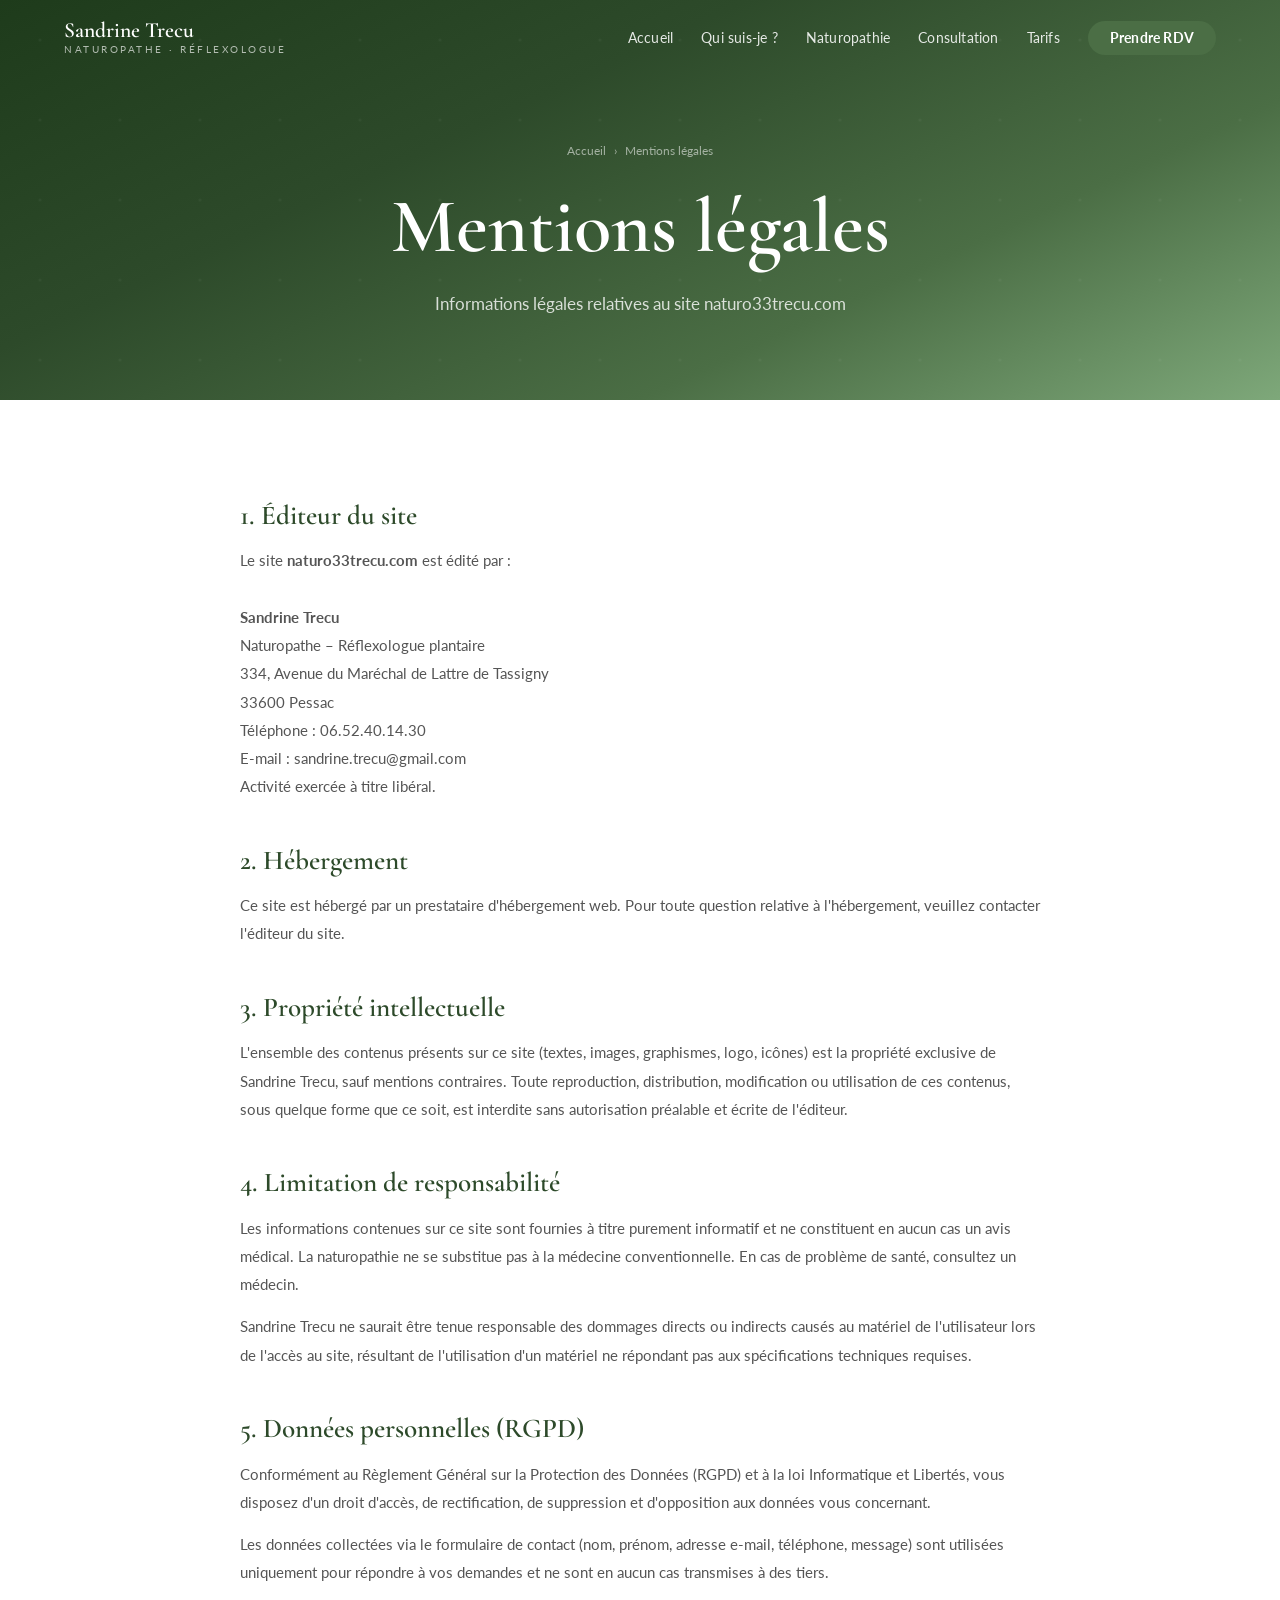
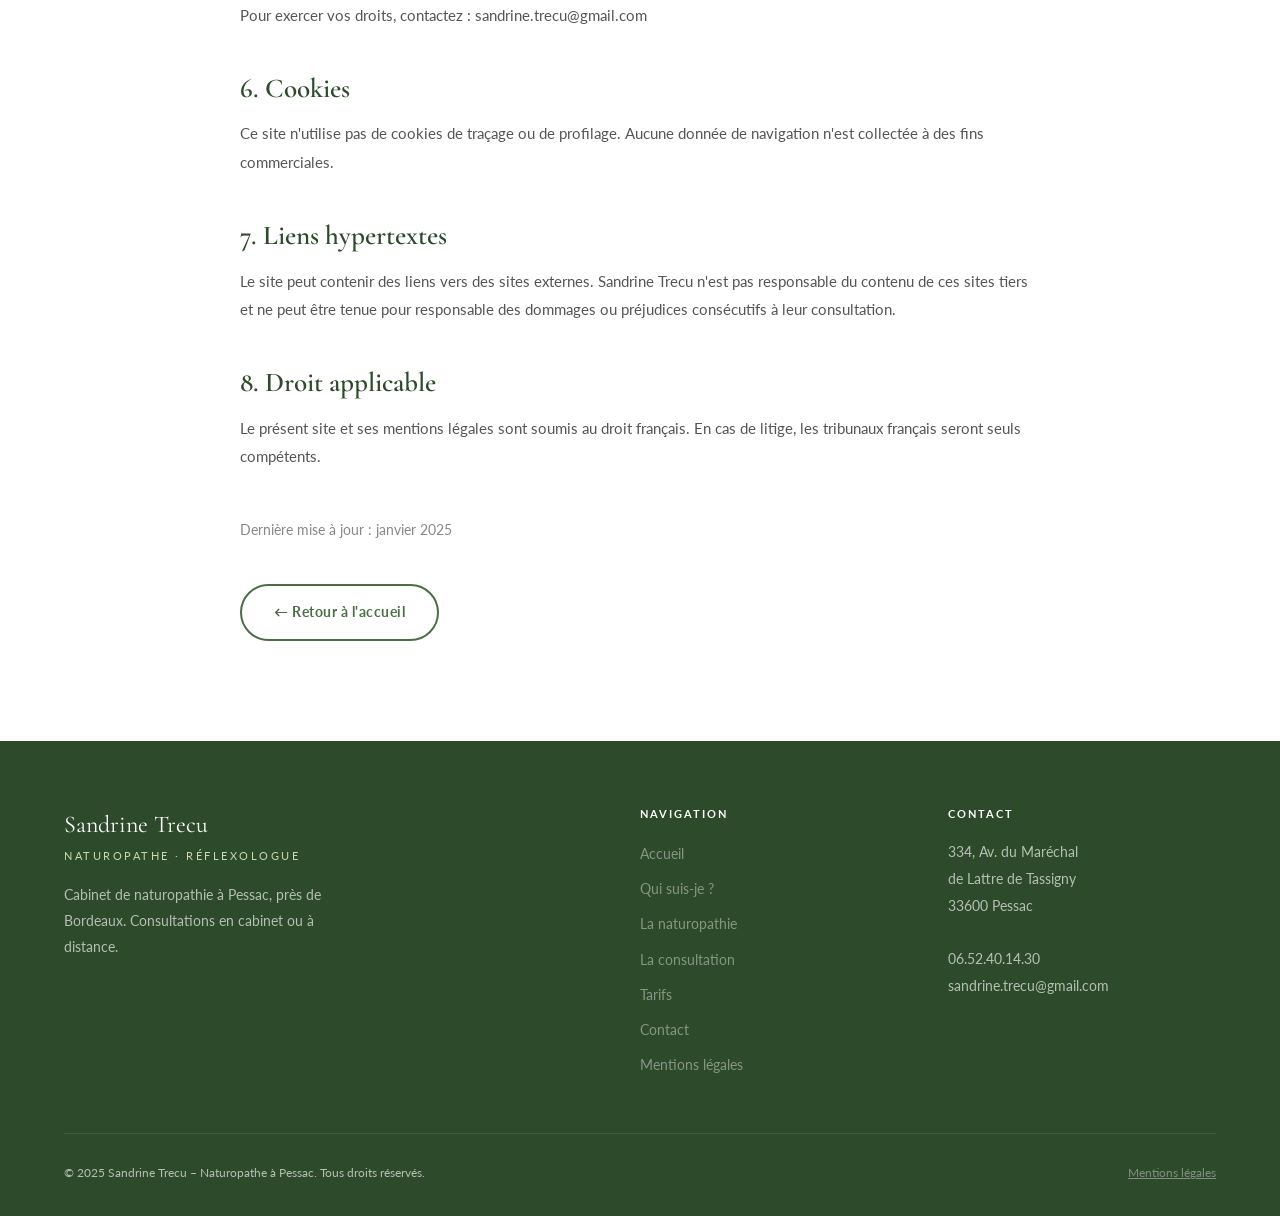
<file: mentions-legales.html>
<!DOCTYPE html>
<html lang="fr">
<head>
    <meta charset="UTF-8">
    <meta name="viewport" content="width=device-width, initial-scale=1.0">
    <meta name="description" content="Mentions légales du site naturo33trecu.com — Sandrine Trecu, naturopathe à Pessac.">
    <title>Mentions légales – Sandrine Trecu Naturopathe à Pessac</title>
    <link rel="preconnect" href="https://fonts.googleapis.com">
    <link rel="preconnect" href="https://fonts.gstatic.com" crossorigin>
    <link href="https://fonts.googleapis.com/css2?family=Cormorant+Garamond:ital,wght@0,400;0,500;0,600;1,400;1,600&family=Lato:wght@300;400;700&display=swap" rel="stylesheet">
    <link rel="stylesheet" href="css/style.css?v=2">
</head>
<body>

    <!-- NAVIGATION -->
    <nav class="nav" role="navigation" aria-label="Navigation principale">
        <div class="container nav-inner">
            <a href="index.html" class="nav-brand">
                <span class="brand-name">Sandrine Trecu</span>
                <span class="brand-title">Naturopathe · Réflexologue</span>
            </a>
            <ul class="nav-links" role="list">
                <li><a href="index.html">Accueil</a></li>
                <li><a href="qui-suis-je.html">Qui suis-je ?</a></li>
                <li><a href="naturopathie.html">Naturopathie</a></li>
                <li><a href="consultation.html">Consultation</a></li>
                <li><a href="tarifs.html">Tarifs</a></li>
                <li><a href="contact.html" class="nav-cta">Prendre RDV</a></li>
            </ul>
            <button class="nav-hamburger" aria-label="Ouvrir le menu">
                <span></span><span></span><span></span>
            </button>
        </div>
    </nav>
    <div class="nav-mobile">
        <a href="index.html">Accueil</a>
        <a href="qui-suis-je.html">Qui suis-je ?</a>
        <a href="naturopathie.html">Naturopathie</a>
        <a href="consultation.html">Consultation</a>
        <a href="tarifs.html">Tarifs</a>
        <a href="contact.html" class="btn btn-primary">Prendre rendez-vous</a>
    </div>
    <div class="nav-overlay"></div>

    <!-- PAGE HERO -->
    <header class="page-hero">
        <div class="container">
            <nav class="breadcrumb" aria-label="Fil d'Ariane">
                <a href="index.html">Accueil</a>
                <span class="sep">›</span>
                <span>Mentions légales</span>
            </nav>
            <h1>Mentions légales</h1>
            <p>Informations légales relatives au site naturo33trecu.com</p>
        </div>
    </header>

    <!-- CONTENU -->
    <section class="legal">
        <div class="container">
            <div class="legal-inner">

                <h2>1. Éditeur du site</h2>
                <p>
                    Le site <strong>naturo33trecu.com</strong> est édité par :<br><br>
                    <strong>Sandrine Trecu</strong><br>
                    Naturopathe – Réflexologue plantaire<br>
                    334, Avenue du Maréchal de Lattre de Tassigny<br>
                    33600 Pessac<br>
                    Téléphone : 06.52.40.14.30<br>
                    E-mail : sandrine.trecu@gmail.com<br>
                    Activité exercée à titre libéral.
                </p>

                <h2>2. Hébergement</h2>
                <p>
                    Ce site est hébergé par un prestataire d'hébergement web.
                    Pour toute question relative à l'hébergement, veuillez contacter l'éditeur du site.
                </p>

                <h2>3. Propriété intellectuelle</h2>
                <p>
                    L'ensemble des contenus présents sur ce site (textes, images, graphismes, logo, icônes)
                    est la propriété exclusive de Sandrine Trecu, sauf mentions contraires.
                    Toute reproduction, distribution, modification ou utilisation de ces contenus,
                    sous quelque forme que ce soit, est interdite sans autorisation préalable et écrite
                    de l'éditeur.
                </p>

                <h2>4. Limitation de responsabilité</h2>
                <p>
                    Les informations contenues sur ce site sont fournies à titre purement informatif
                    et ne constituent en aucun cas un avis médical. La naturopathie ne se substitue pas
                    à la médecine conventionnelle. En cas de problème de santé, consultez un médecin.
                </p>
                <p>
                    Sandrine Trecu ne saurait être tenue responsable des dommages directs ou indirects
                    causés au matériel de l'utilisateur lors de l'accès au site, résultant de l'utilisation
                    d'un matériel ne répondant pas aux spécifications techniques requises.
                </p>

                <h2>5. Données personnelles (RGPD)</h2>
                <p>
                    Conformément au Règlement Général sur la Protection des Données (RGPD) et à la loi
                    Informatique et Libertés, vous disposez d'un droit d'accès, de rectification,
                    de suppression et d'opposition aux données vous concernant.
                </p>
                <p>
                    Les données collectées via le formulaire de contact (nom, prénom, adresse e-mail,
                    téléphone, message) sont utilisées uniquement pour répondre à vos demandes
                    et ne sont en aucun cas transmises à des tiers.
                </p>
                <p>
                    Pour exercer vos droits, contactez : <a href="mailto:sandrine.trecu@gmail.com">sandrine.trecu@gmail.com</a>
                </p>

                <h2>6. Cookies</h2>
                <p>
                    Ce site n'utilise pas de cookies de traçage ou de profilage.
                    Aucune donnée de navigation n'est collectée à des fins commerciales.
                </p>

                <h2>7. Liens hypertextes</h2>
                <p>
                    Le site peut contenir des liens vers des sites externes. Sandrine Trecu n'est pas
                    responsable du contenu de ces sites tiers et ne peut être tenue pour responsable
                    des dommages ou préjudices consécutifs à leur consultation.
                </p>

                <h2>8. Droit applicable</h2>
                <p>
                    Le présent site et ses mentions légales sont soumis au droit français.
                    En cas de litige, les tribunaux français seront seuls compétents.
                </p>

                <p style="margin-top: 48px; font-size: 0.85rem; color: var(--text-light);">
                    Dernière mise à jour : janvier 2025
                </p>

                <div style="margin-top: 40px;">
                    <a href="index.html" class="btn btn-outline">← Retour à l'accueil</a>
                </div>

            </div>
        </div>
    </section>

    <!-- FOOTER -->
    <footer role="contentinfo">
        <div class="container">
            <div class="footer-top">
                <div class="footer-brand">
                    <span class="f-name">Sandrine Trecu</span>
                    <span class="f-title">Naturopathe · Réflexologue</span>
                    <p>Cabinet de naturopathie à Pessac, près de Bordeaux. Consultations en cabinet ou à distance.</p>
                </div>
                <div class="footer-col">
                    <h5>Navigation</h5>
                    <ul>
                        <li><a href="index.html">Accueil</a></li>
                        <li><a href="qui-suis-je.html">Qui suis-je ?</a></li>
                        <li><a href="naturopathie.html">La naturopathie</a></li>
                        <li><a href="consultation.html">La consultation</a></li>
                        <li><a href="tarifs.html">Tarifs</a></li>
                        <li><a href="contact.html">Contact</a></li>
                        <li><a href="mentions-legales.html">Mentions légales</a></li>
                    </ul>
                </div>
                <div class="footer-col">
                    <h5>Contact</h5>
                    <address>
                        334, Av. du Maréchal<br>de Lattre de Tassigny<br>33600 Pessac<br><br>
                        <a href="tel:0652401430">06.52.40.14.30</a><br>
                        <a href="mailto:sandrine.trecu@gmail.com">sandrine.trecu@gmail.com</a>
                    </address>
                </div>
            </div>
            <div class="footer-bottom">
                <p>&copy; 2025 Sandrine Trecu – Naturopathe à Pessac. Tous droits réservés.</p>
                <a href="mentions-legales.html">Mentions légales</a>
            </div>
        </div>
    </footer>

    <a href="tel:0652401430" class="float-cta" aria-label="Appeler Sandrine Trecu">📞</a>
    <script src="js/main.js"></script>
</body>
</html>
</file>
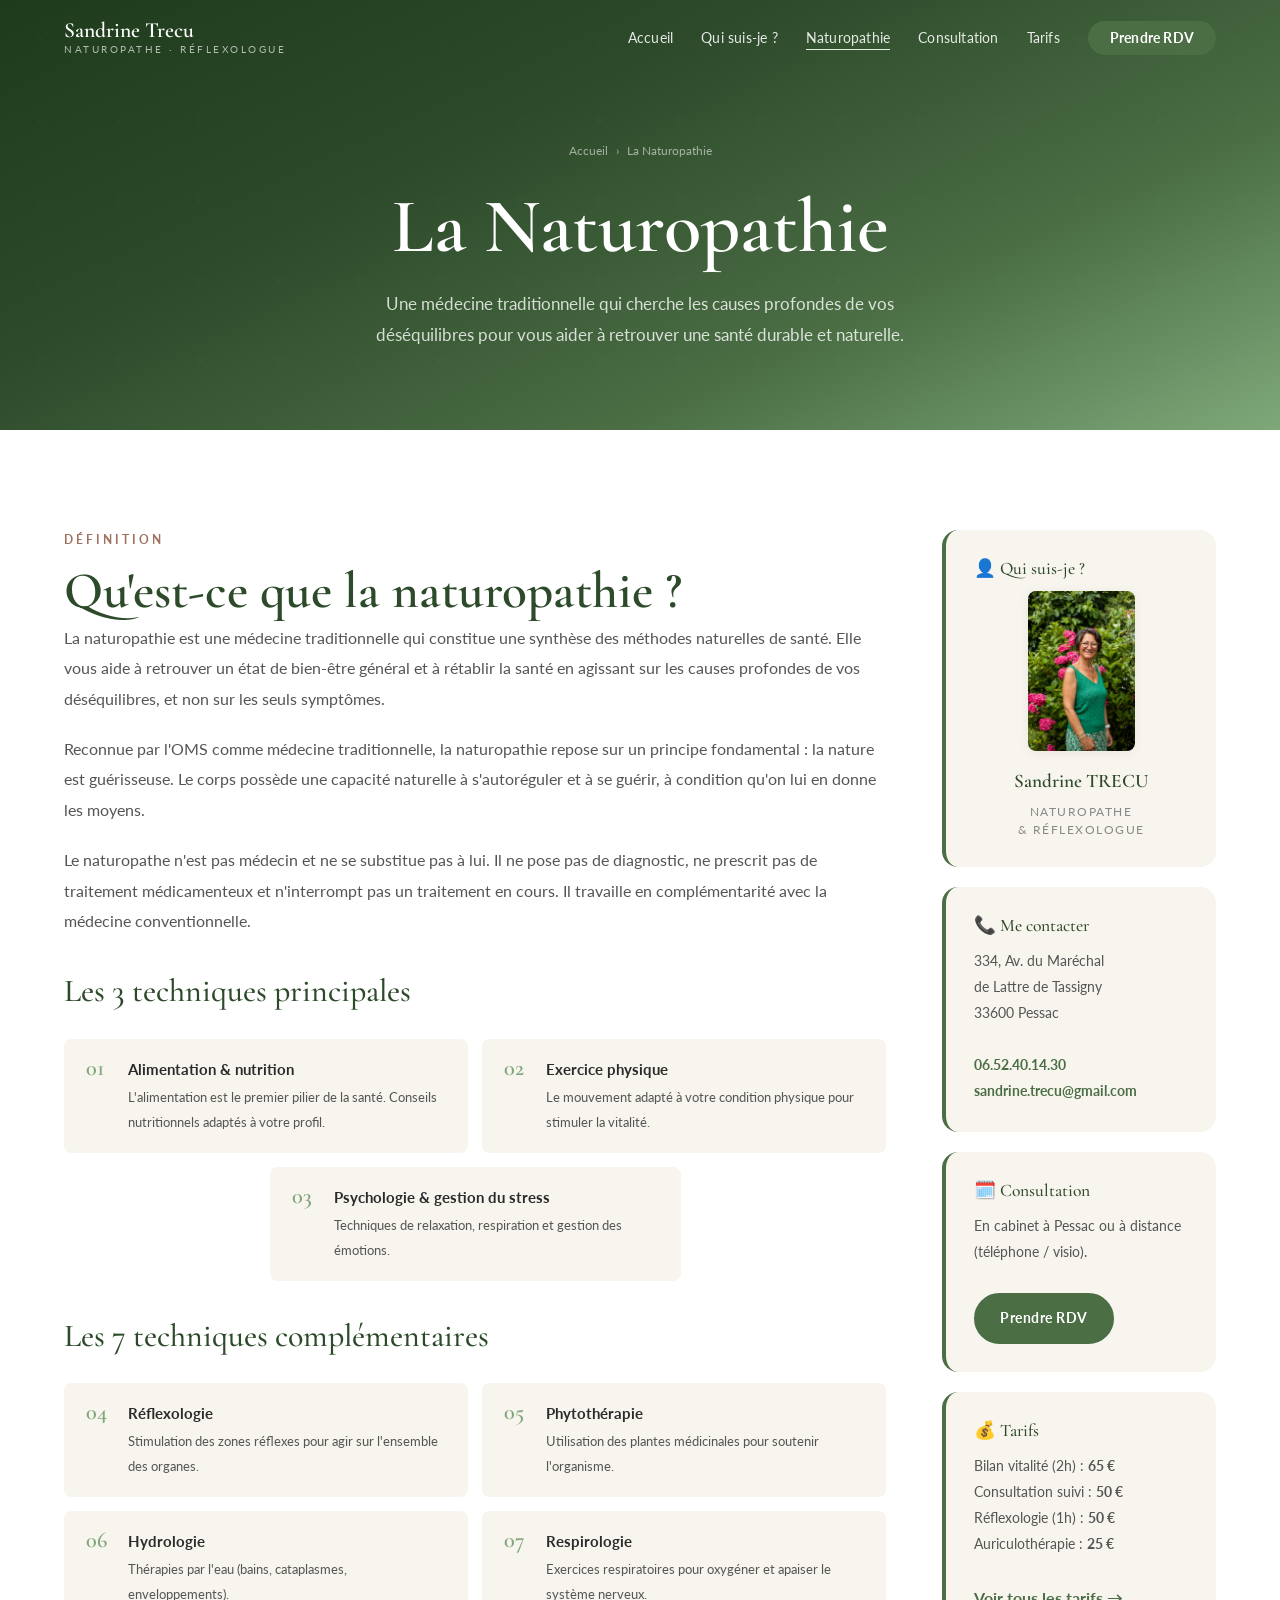
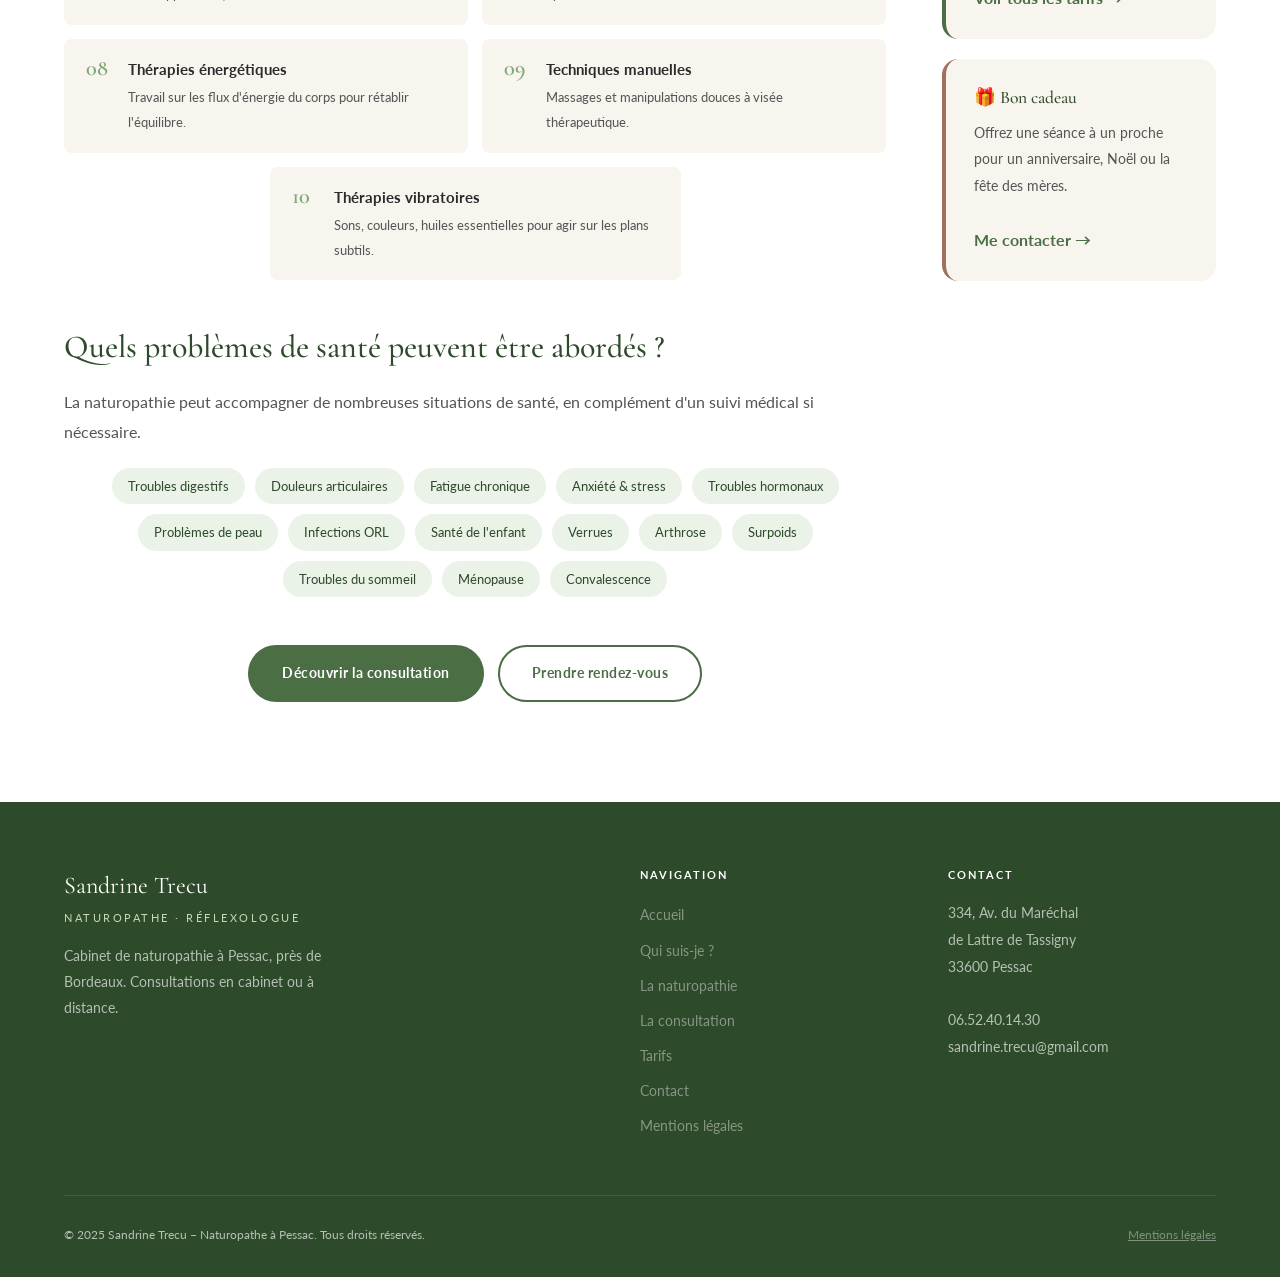
<file: naturopathie.html>
<!DOCTYPE html>
<html lang="fr">
<head>
    <meta charset="UTF-8">
    <meta name="viewport" content="width=device-width, initial-scale=1.0">
    <meta name="description" content="La naturopathie : médecine traditionnelle naturelle. Découvrez les 10 techniques utilisées par Sandrine Trecu, naturopathe à Pessac.">
    <title>La Naturopathie – Sandrine Trecu Naturopathe à Pessac</title>
    <link rel="preconnect" href="https://fonts.googleapis.com">
    <link rel="preconnect" href="https://fonts.gstatic.com" crossorigin>
    <link href="https://fonts.googleapis.com/css2?family=Cormorant+Garamond:ital,wght@0,400;0,500;0,600;1,400;1,600&family=Lato:wght@300;400;700&display=swap" rel="stylesheet">
    <link rel="stylesheet" href="css/style.css?v=2">
</head>
<body>

    <!-- NAVIGATION -->
    <nav class="nav" role="navigation" aria-label="Navigation principale">
        <div class="container nav-inner">
            <a href="index.html" class="nav-brand">
                <span class="brand-name">Sandrine Trecu</span>
                <span class="brand-title">Naturopathe · Réflexologue</span>
            </a>
            <ul class="nav-links" role="list">
                <li><a href="index.html">Accueil</a></li>
                <li><a href="qui-suis-je.html">Qui suis-je ?</a></li>
                <li><a href="naturopathie.html" class="active">Naturopathie</a></li>
                <li><a href="consultation.html">Consultation</a></li>
                <li><a href="tarifs.html">Tarifs</a></li>
                <li><a href="contact.html" class="nav-cta">Prendre RDV</a></li>
            </ul>
            <button class="nav-hamburger" aria-label="Ouvrir le menu">
                <span></span><span></span><span></span>
            </button>
        </div>
    </nav>
    <div class="nav-mobile">
        <a href="index.html">Accueil</a>
        <a href="qui-suis-je.html">Qui suis-je ?</a>
        <a href="naturopathie.html">Naturopathie</a>
        <a href="consultation.html">Consultation</a>
        <a href="tarifs.html">Tarifs</a>
        <a href="contact.html" class="btn btn-primary">Prendre rendez-vous</a>
    </div>
    <div class="nav-overlay"></div>

    <!-- PAGE HERO -->
    <header class="page-hero">
        <div class="container">
            <nav class="breadcrumb" aria-label="Fil d'Ariane">
                <a href="index.html">Accueil</a>
                <span class="sep">›</span>
                <span>La Naturopathie</span>
            </nav>
            <h1>La Naturopathie</h1>
            <p>Une médecine traditionnelle qui cherche les causes profondes de vos déséquilibres pour vous aider à retrouver une santé durable et naturelle.</p>
        </div>
    </header>

    <!-- CONTENU -->
    <section class="page-section">
        <div class="container">
            <div class="content-grid">

                <div class="content-main">

                    <div class="reveal">
                        <span class="section-label">Définition</span>
                        <h2>Qu'est-ce que la naturopathie ?</h2>
                    </div>

                    <p class="reveal">
                        La naturopathie est une médecine traditionnelle qui constitue une synthèse
                        des méthodes naturelles de santé. Elle vous aide à retrouver un état de
                        bien-être général et à rétablir la santé en agissant sur les causes
                        profondes de vos déséquilibres, et non sur les seuls symptômes.
                    </p>

                    <p class="reveal">
                        Reconnue par l'OMS comme médecine traditionnelle, la naturopathie repose
                        sur un principe fondamental : la nature est guérisseuse. Le corps possède
                        une capacité naturelle à s'autoréguler et à se guérir, à condition qu'on
                        lui en donne les moyens.
                    </p>

                    <p class="reveal">
                        Le naturopathe n'est pas médecin et ne se substitue pas à lui.
                        Il ne pose pas de diagnostic, ne prescrit pas de traitement médicamenteux
                        et n'interrompt pas un traitement en cours. Il travaille en complémentarité
                        avec la médecine conventionnelle.
                    </p>

                    <h3 class="reveal">Les 3 techniques principales</h3>

                    <div class="techniques-grid reveal">
                        <div class="technique-item">
                            <span class="technique-num">01</span>
                            <div class="technique-text">
                                <h5>Alimentation &amp; nutrition</h5>
                                <p>L'alimentation est le premier pilier de la santé. Conseils nutritionnels adaptés à votre profil.</p>
                            </div>
                        </div>
                        <div class="technique-item">
                            <span class="technique-num">02</span>
                            <div class="technique-text">
                                <h5>Exercice physique</h5>
                                <p>Le mouvement adapté à votre condition physique pour stimuler la vitalité.</p>
                            </div>
                        </div>
                        <div class="technique-item">
                            <span class="technique-num">03</span>
                            <div class="technique-text">
                                <h5>Psychologie &amp; gestion du stress</h5>
                                <p>Techniques de relaxation, respiration et gestion des émotions.</p>
                            </div>
                        </div>
                    </div>

                    <h3 class="reveal" style="margin-top: 36px;">Les 7 techniques complémentaires</h3>

                    <div class="techniques-grid reveal">
                        <div class="technique-item">
                            <span class="technique-num">04</span>
                            <div class="technique-text">
                                <h5>Réflexologie</h5>
                                <p>Stimulation des zones réflexes pour agir sur l'ensemble des organes.</p>
                            </div>
                        </div>
                        <div class="technique-item">
                            <span class="technique-num">05</span>
                            <div class="technique-text">
                                <h5>Phytothérapie</h5>
                                <p>Utilisation des plantes médicinales pour soutenir l'organisme.</p>
                            </div>
                        </div>
                        <div class="technique-item">
                            <span class="technique-num">06</span>
                            <div class="technique-text">
                                <h5>Hydrologie</h5>
                                <p>Thérapies par l'eau (bains, cataplasmes, enveloppements).</p>
                            </div>
                        </div>
                        <div class="technique-item">
                            <span class="technique-num">07</span>
                            <div class="technique-text">
                                <h5>Respirologie</h5>
                                <p>Exercices respiratoires pour oxygéner et apaiser le système nerveux.</p>
                            </div>
                        </div>
                        <div class="technique-item">
                            <span class="technique-num">08</span>
                            <div class="technique-text">
                                <h5>Thérapies énergétiques</h5>
                                <p>Travail sur les flux d'énergie du corps pour rétablir l'équilibre.</p>
                            </div>
                        </div>
                        <div class="technique-item">
                            <span class="technique-num">09</span>
                            <div class="technique-text">
                                <h5>Techniques manuelles</h5>
                                <p>Massages et manipulations douces à visée thérapeutique.</p>
                            </div>
                        </div>
                        <div class="technique-item">
                            <span class="technique-num">10</span>
                            <div class="technique-text">
                                <h5>Thérapies vibratoires</h5>
                                <p>Sons, couleurs, huiles essentielles pour agir sur les plans subtils.</p>
                            </div>
                        </div>
                    </div>

                    <!-- CONDITIONS TRAITÉES -->
                    <div class="conditions-wrap reveal" style="margin-top: 48px;">
                        <h3>Quels problèmes de santé peuvent être abordés ?</h3>
                        <p style="color: var(--text-mid); margin-bottom: 20px;">
                            La naturopathie peut accompagner de nombreuses situations de santé, en complément d'un suivi médical si nécessaire.
                        </p>
                        <div class="conditions-grid">
                            <span class="condition-tag">Troubles digestifs</span>
                            <span class="condition-tag">Douleurs articulaires</span>
                            <span class="condition-tag">Fatigue chronique</span>
                            <span class="condition-tag">Anxiété &amp; stress</span>
                            <span class="condition-tag">Troubles hormonaux</span>
                            <span class="condition-tag">Problèmes de peau</span>
                            <span class="condition-tag">Infections ORL</span>
                            <span class="condition-tag">Santé de l'enfant</span>
                            <span class="condition-tag">Verrues</span>
                            <span class="condition-tag">Arthrose</span>
                            <span class="condition-tag">Surpoids</span>
                            <span class="condition-tag">Troubles du sommeil</span>
                            <span class="condition-tag">Ménopause</span>
                            <span class="condition-tag">Convalescence</span>
                        </div>
                    </div>

                    <div class="reveal naturo-btns" style="margin-top: 48px; display:flex; flex-wrap:wrap; gap:14px;">
                        <a href="consultation.html" class="btn btn-primary">Découvrir la consultation</a>
                        <a href="contact.html" class="btn btn-outline">Prendre rendez-vous</a>
                    </div>

                </div>

                <!-- SIDEBAR -->
                <aside>
                    <div class="sidebar-card sidebar-profile reveal">
                        <h4>👤 Qui suis-je ?</h4>
                        <div class="sidebar-profile-photo">
                            <img src="images/sandrine_1.jpg" alt="Sandrine Trecu, naturopathe à Pessac" loading="lazy">
                        </div>
                        <div class="sidebar-profile-info">
                            <strong>Sandrine TRECU</strong>
                            <span>Naturopathe<br>&amp; Réflexologue</span>
                        </div>
                    </div>

                    <div class="sidebar-card reveal">
                        <h4>📞 Me contacter</h4>
                        <address>
                            334, Av. du Maréchal<br>
                            de Lattre de Tassigny<br>
                            33600 Pessac<br><br>
                            <a href="tel:0652401430">06.52.40.14.30</a><br>
                            <a href="mailto:sandrine.trecu@gmail.com">sandrine.trecu@gmail.com</a>
                        </address>
                    </div>

                    <div class="sidebar-card reveal">
                        <h4>🗓️ Consultation</h4>
                        <p>En cabinet à Pessac ou à distance (téléphone / visio).</p>
                        <br>
                        <a href="contact.html" class="btn btn-primary" style="font-size:0.85rem; padding: 12px 24px;">Prendre RDV</a>
                    </div>

                    <div class="sidebar-card reveal">
                        <h4>💰 Tarifs</h4>
                        <p>
                            Bilan vitalité (2h) : <strong>65 €</strong><br>
                            Consultation suivi : <strong>50 €</strong><br>
                            Réflexologie (1h) : <strong>50 €</strong><br>
                            Auriculothérapie : <strong>25 €</strong>
                        </p>
                        <br>
                        <a href="tarifs.html">Voir tous les tarifs →</a>
                    </div>

                    <div class="sidebar-card accent reveal">
                        <h4>🎁 Bon cadeau</h4>
                        <p>Offrez une séance à un proche pour un anniversaire, Noël ou la fête des mères.</p>
                        <br>
                        <a href="contact.html">Me contacter →</a>
                    </div>
                </aside>

            </div>
        </div>
    </section>

    <!-- FOOTER -->
    <footer role="contentinfo">
        <div class="container">
            <div class="footer-top">
                <div class="footer-brand">
                    <span class="f-name">Sandrine Trecu</span>
                    <span class="f-title">Naturopathe · Réflexologue</span>
                    <p>Cabinet de naturopathie à Pessac, près de Bordeaux. Consultations en cabinet ou à distance.</p>
                </div>
                <div class="footer-col">
                    <h5>Navigation</h5>
                    <ul>
                        <li><a href="index.html">Accueil</a></li>
                        <li><a href="qui-suis-je.html">Qui suis-je ?</a></li>
                        <li><a href="naturopathie.html">La naturopathie</a></li>
                        <li><a href="consultation.html">La consultation</a></li>
                        <li><a href="tarifs.html">Tarifs</a></li>
                        <li><a href="contact.html">Contact</a></li>
                        <li><a href="mentions-legales.html">Mentions légales</a></li>
                    </ul>
                </div>
                <div class="footer-col">
                    <h5>Contact</h5>
                    <address>
                        334, Av. du Maréchal<br>de Lattre de Tassigny<br>33600 Pessac<br><br>
                        <a href="tel:0652401430">06.52.40.14.30</a><br>
                        <a href="mailto:sandrine.trecu@gmail.com">sandrine.trecu@gmail.com</a>
                    </address>
                </div>
            </div>
            <div class="footer-bottom">
                <p>&copy; 2025 Sandrine Trecu – Naturopathe à Pessac. Tous droits réservés.</p>
                <a href="mentions-legales.html">Mentions légales</a>
            </div>
        </div>
    </footer>

    <a href="tel:0652401430" class="float-cta" aria-label="Appeler Sandrine Trecu">📞</a>
    <script src="js/main.js"></script>
</body>
</html>
</file>
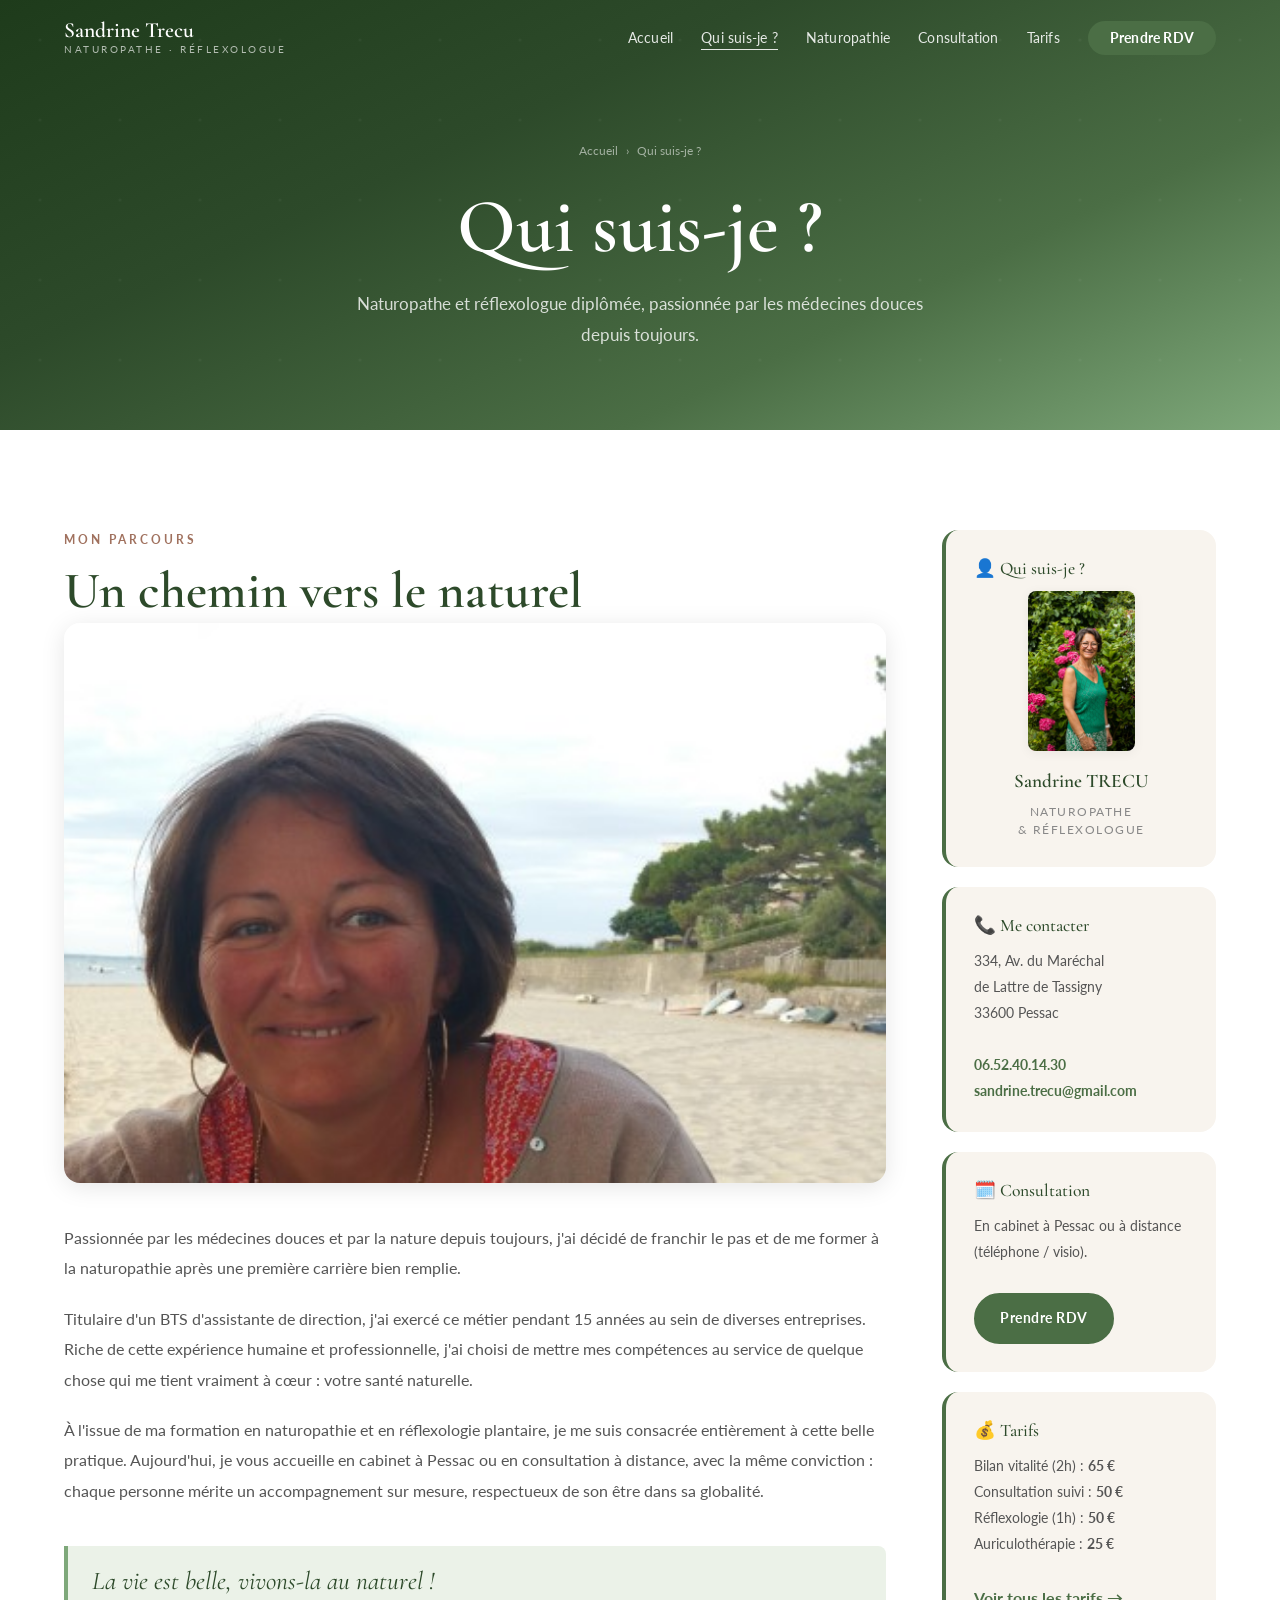
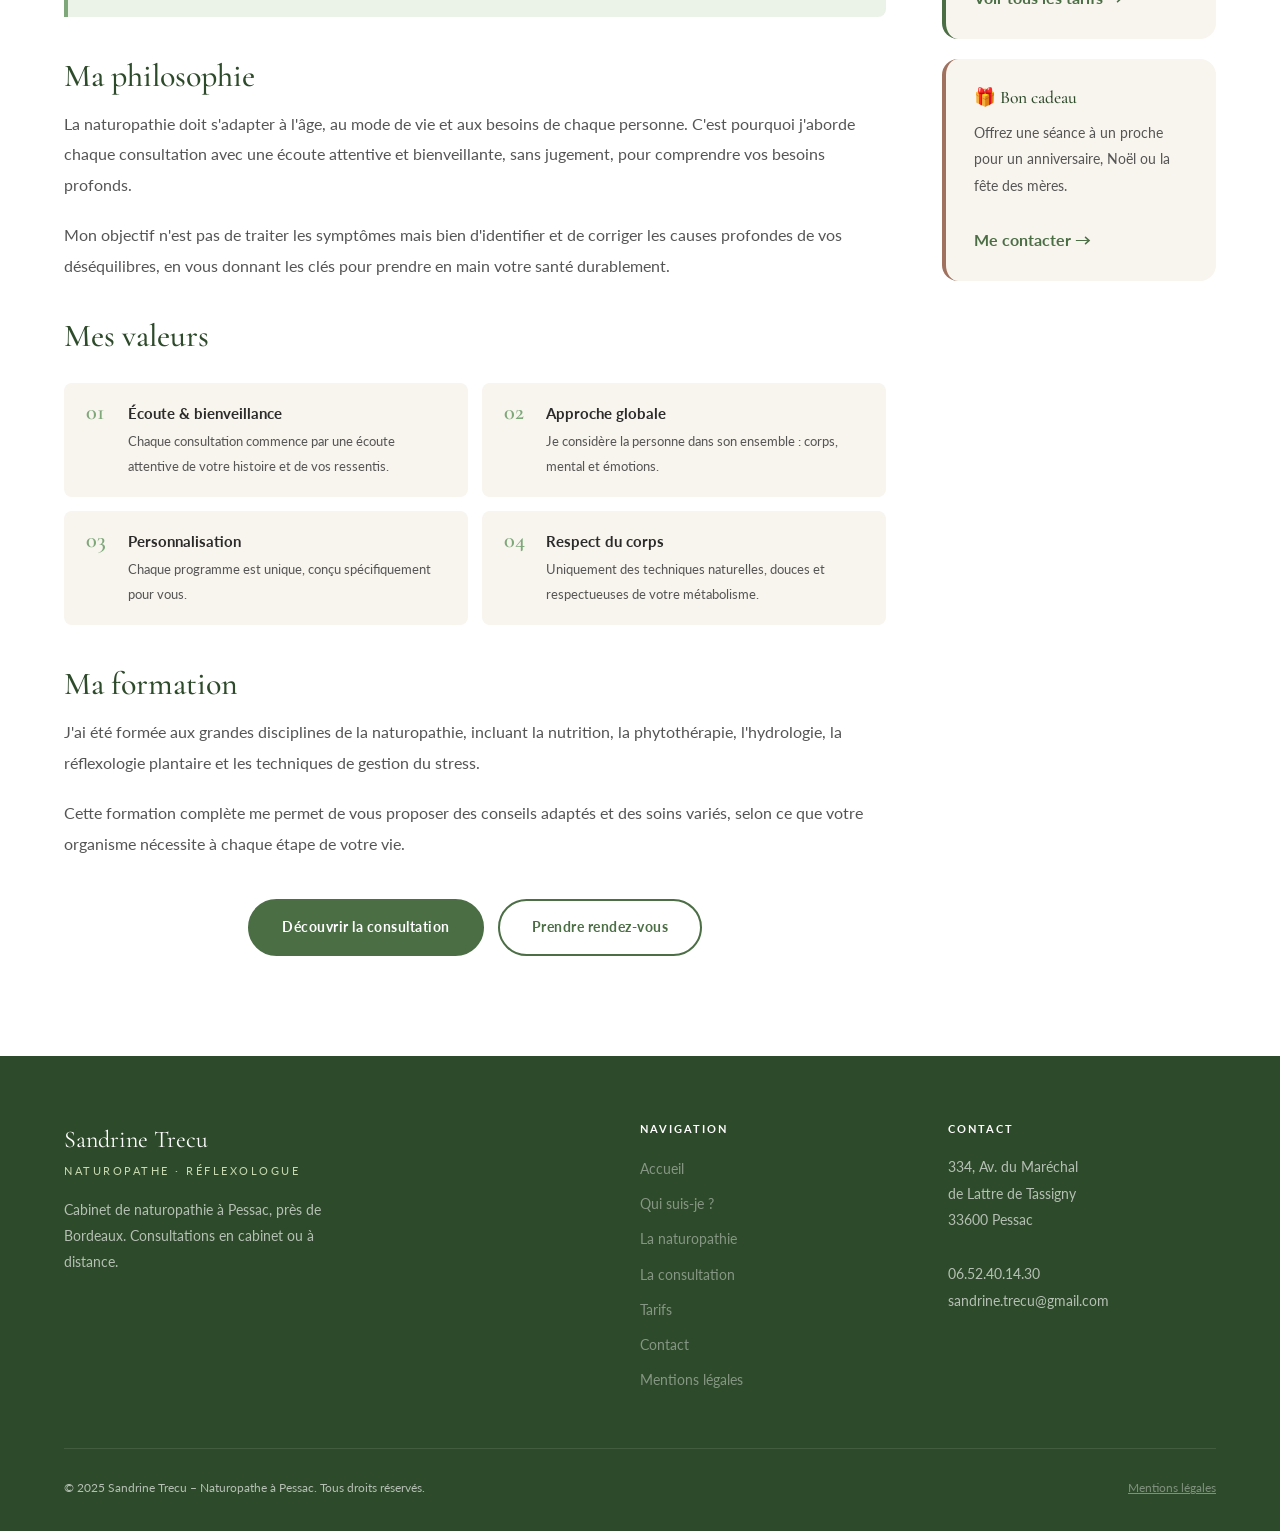
<file: qui-suis-je.html>
<!DOCTYPE html>
<html lang="fr">
<head>
    <meta charset="UTF-8">
    <meta name="viewport" content="width=device-width, initial-scale=1.0">
    <meta name="description" content="Sandrine Trecu, naturopathe et réflexologue à Pessac. Découvrez son parcours, sa formation et sa philosophie de soin naturel.">
    <title>Qui suis-je ? – Sandrine Trecu Naturopathe à Pessac</title>
    <link rel="preconnect" href="https://fonts.googleapis.com">
    <link rel="preconnect" href="https://fonts.gstatic.com" crossorigin>
    <link href="https://fonts.googleapis.com/css2?family=Cormorant+Garamond:ital,wght@0,400;0,500;0,600;1,400;1,600&family=Lato:wght@300;400;700&display=swap" rel="stylesheet">
    <link rel="stylesheet" href="css/style.css?v=2">
</head>
<body>

    <!-- NAVIGATION -->
    <nav class="nav" role="navigation" aria-label="Navigation principale">
        <div class="container nav-inner">
            <a href="index.html" class="nav-brand" aria-label="Accueil">
                <span class="brand-name">Sandrine Trecu</span>
                <span class="brand-title">Naturopathe · Réflexologue</span>
            </a>
            <ul class="nav-links" role="list">
                <li><a href="index.html">Accueil</a></li>
                <li><a href="qui-suis-je.html" class="active">Qui suis-je ?</a></li>
                <li><a href="naturopathie.html">Naturopathie</a></li>
                <li><a href="consultation.html">Consultation</a></li>
                <li><a href="tarifs.html">Tarifs</a></li>
                <li><a href="contact.html" class="nav-cta">Prendre RDV</a></li>
            </ul>
            <button class="nav-hamburger" aria-label="Ouvrir le menu">
                <span></span><span></span><span></span>
            </button>
        </div>
    </nav>

    <div class="nav-mobile">
        <a href="index.html">Accueil</a>
        <a href="qui-suis-je.html">Qui suis-je ?</a>
        <a href="naturopathie.html">Naturopathie</a>
        <a href="consultation.html">Consultation</a>
        <a href="tarifs.html">Tarifs</a>
        <a href="contact.html" class="btn btn-primary">Prendre rendez-vous</a>
    </div>
    <div class="nav-overlay"></div>

    <!-- PAGE HERO -->
    <header class="page-hero">
        <div class="container">
            <nav class="breadcrumb" aria-label="Fil d'Ariane">
                <a href="index.html">Accueil</a>
                <span class="sep">›</span>
                <span>Qui suis-je ?</span>
            </nav>
            <h1>Qui suis-je ?</h1>
            <p>Naturopathe et réflexologue diplômée, passionnée par les médecines douces depuis toujours.</p>
        </div>
    </header>

    <!-- CONTENU -->
    <section class="page-section">
        <div class="container">
            <div class="content-grid">

                <!-- CONTENU PRINCIPAL -->
                <div class="content-main">

                    <div class="reveal">
                        <span class="section-label">Mon parcours</span>
                        <h2>Un chemin vers le naturel</h2>
                    </div>

                    <div class="profile-photo-wrap reveal">
                        <img src="images/sandrine_2.jpg" alt="Sandrine Trecu — Naturopathe et réflexologue à Pessac" loading="lazy">
                    </div>

                    <p class="reveal">
                        Passionnée par les médecines douces et par la nature depuis toujours,
                        j'ai décidé de franchir le pas et de me former à la naturopathie après
                        une première carrière bien remplie.
                    </p>

                    <p class="reveal">
                        Titulaire d'un BTS d'assistante de direction, j'ai exercé ce métier pendant
                        15 années au sein de diverses entreprises. Riche de cette expérience humaine
                        et professionnelle, j'ai choisi de mettre mes compétences au service
                        de quelque chose qui me tient vraiment à cœur : votre santé naturelle.
                    </p>

                    <p class="reveal">
                        À l'issue de ma formation en naturopathie et en réflexologie plantaire,
                        je me suis consacrée entièrement à cette belle pratique.
                        Aujourd'hui, je vous accueille en cabinet à Pessac ou en consultation
                        à distance, avec la même conviction : chaque personne mérite un accompagnement
                        sur mesure, respectueux de son être dans sa globalité.
                    </p>

                    <div class="reveal" style="margin: 40px 0;">
                        <blockquote style="
                            font-family: 'Cormorant Garamond', serif;
                            font-size: 1.6rem;
                            font-style: italic;
                            color: var(--green-dark);
                            border-left: 4px solid var(--green-mid);
                            padding: 16px 24px;
                            background: var(--green-pale);
                            border-radius: 0 var(--radius-sm) var(--radius-sm) 0;
                            line-height: 1.5;
                        ">
                            La vie est belle, vivons-la au naturel !
                        </blockquote>
                    </div>

                    <h3 class="reveal">Ma philosophie</h3>

                    <p class="reveal">
                        La naturopathie doit s'adapter à l'âge, au mode de vie et aux besoins de chaque personne.
                        C'est pourquoi j'aborde chaque consultation avec une écoute attentive et bienveillante,
                        sans jugement, pour comprendre vos besoins profonds.
                    </p>

                    <p class="reveal">
                        Mon objectif n'est pas de traiter les symptômes mais bien d'identifier
                        et de corriger les causes profondes de vos déséquilibres, en vous donnant
                        les clés pour prendre en main votre santé durablement.
                    </p>

                    <h3 class="reveal">Mes valeurs</h3>

                    <div class="techniques-grid reveal">
                        <div class="technique-item">
                            <span class="technique-num">01</span>
                            <div class="technique-text">
                                <h5>Écoute &amp; bienveillance</h5>
                                <p>Chaque consultation commence par une écoute attentive de votre histoire et de vos ressentis.</p>
                            </div>
                        </div>
                        <div class="technique-item">
                            <span class="technique-num">02</span>
                            <div class="technique-text">
                                <h5>Approche globale</h5>
                                <p>Je considère la personne dans son ensemble : corps, mental et émotions.</p>
                            </div>
                        </div>
                        <div class="technique-item">
                            <span class="technique-num">03</span>
                            <div class="technique-text">
                                <h5>Personnalisation</h5>
                                <p>Chaque programme est unique, conçu spécifiquement pour vous.</p>
                            </div>
                        </div>
                        <div class="technique-item">
                            <span class="technique-num">04</span>
                            <div class="technique-text">
                                <h5>Respect du corps</h5>
                                <p>Uniquement des techniques naturelles, douces et respectueuses de votre métabolisme.</p>
                            </div>
                        </div>
                    </div>

                    <h3 class="reveal" style="margin-top: 40px;">Ma formation</h3>

                    <p class="reveal">
                        J'ai été formée aux grandes disciplines de la naturopathie, incluant
                        la nutrition, la phytothérapie, l'hydrologie, la réflexologie plantaire
                        et les techniques de gestion du stress.
                    </p>

                    <p class="reveal">
                        Cette formation complète me permet de vous proposer des conseils adaptés
                        et des soins variés, selon ce que votre organisme nécessite à chaque étape de votre vie.
                    </p>

                    <div class="reveal naturo-btns" style="margin-top: 40px; display:flex; flex-wrap:wrap; gap:14px;">
                        <a href="consultation.html" class="btn btn-primary">Découvrir la consultation</a>
                        <a href="contact.html" class="btn btn-outline">Prendre rendez-vous</a>
                    </div>

                </div>

                <!-- SIDEBAR -->
                <aside>
                    <div class="sidebar-card sidebar-profile reveal">
                        <h4>👤 Qui suis-je ?</h4>
                        <div class="sidebar-profile-photo">
                            <img src="images/sandrine_1.jpg" alt="Sandrine Trecu, naturopathe à Pessac" loading="lazy">
                        </div>
                        <div class="sidebar-profile-info">
                            <strong>Sandrine TRECU</strong>
                            <span>Naturopathe<br>&amp; Réflexologue</span>
                        </div>
                    </div>

                    <div class="sidebar-card reveal">
                        <h4>📞 Me contacter</h4>
                        <address>
                            334, Av. du Maréchal<br>
                            de Lattre de Tassigny<br>
                            33600 Pessac<br><br>
                            <a href="tel:0652401430">06.52.40.14.30</a><br>
                            <a href="mailto:sandrine.trecu@gmail.com">sandrine.trecu@gmail.com</a>
                        </address>
                    </div>

                    <div class="sidebar-card reveal">
                        <h4>🗓️ Consultation</h4>
                        <p>En cabinet à Pessac ou à distance (téléphone / visio).</p>
                        <br>
                        <a href="contact.html" class="btn btn-primary" style="font-size:0.85rem; padding: 12px 24px;">Prendre RDV</a>
                    </div>

                    <div class="sidebar-card reveal">
                        <h4>💰 Tarifs</h4>
                        <p>
                            Bilan vitalité (2h) : <strong>65 €</strong><br>
                            Consultation suivi : <strong>50 €</strong><br>
                            Réflexologie (1h) : <strong>50 €</strong><br>
                            Auriculothérapie : <strong>25 €</strong>
                        </p>
                        <br>
                        <a href="tarifs.html">Voir tous les tarifs →</a>
                    </div>

                    <div class="sidebar-card accent reveal">
                        <h4>🎁 Bon cadeau</h4>
                        <p>Offrez une séance à un proche pour un anniversaire, Noël ou la fête des mères.</p>
                        <br>
                        <a href="contact.html">Me contacter →</a>
                    </div>
                </aside>

            </div>
        </div>
    </section>

    <!-- FOOTER -->
    <footer role="contentinfo">
        <div class="container">
            <div class="footer-top">
                <div class="footer-brand">
                    <span class="f-name">Sandrine Trecu</span>
                    <span class="f-title">Naturopathe · Réflexologue</span>
                    <p>Cabinet de naturopathie à Pessac, près de Bordeaux. Consultations en cabinet ou à distance.</p>
                </div>
                <div class="footer-col">
                    <h5>Navigation</h5>
                    <ul>
                        <li><a href="index.html">Accueil</a></li>
                        <li><a href="qui-suis-je.html">Qui suis-je ?</a></li>
                        <li><a href="naturopathie.html">La naturopathie</a></li>
                        <li><a href="consultation.html">La consultation</a></li>
                        <li><a href="tarifs.html">Tarifs</a></li>
                        <li><a href="contact.html">Contact</a></li>
                        <li><a href="mentions-legales.html">Mentions légales</a></li>
                    </ul>
                </div>
                <div class="footer-col">
                    <h5>Contact</h5>
                    <address>
                        334, Av. du Maréchal<br>de Lattre de Tassigny<br>33600 Pessac<br><br>
                        <a href="tel:0652401430">06.52.40.14.30</a><br>
                        <a href="mailto:sandrine.trecu@gmail.com">sandrine.trecu@gmail.com</a>
                    </address>
                </div>
            </div>
            <div class="footer-bottom">
                <p>&copy; 2025 Sandrine Trecu – Naturopathe à Pessac. Tous droits réservés.</p>
                <a href="mentions-legales.html">Mentions légales</a>
            </div>
        </div>
    </footer>

    <a href="tel:0652401430" class="float-cta" aria-label="Appeler Sandrine Trecu">📞</a>
    <script src="js/main.js"></script>
</body>
</html>
</file>
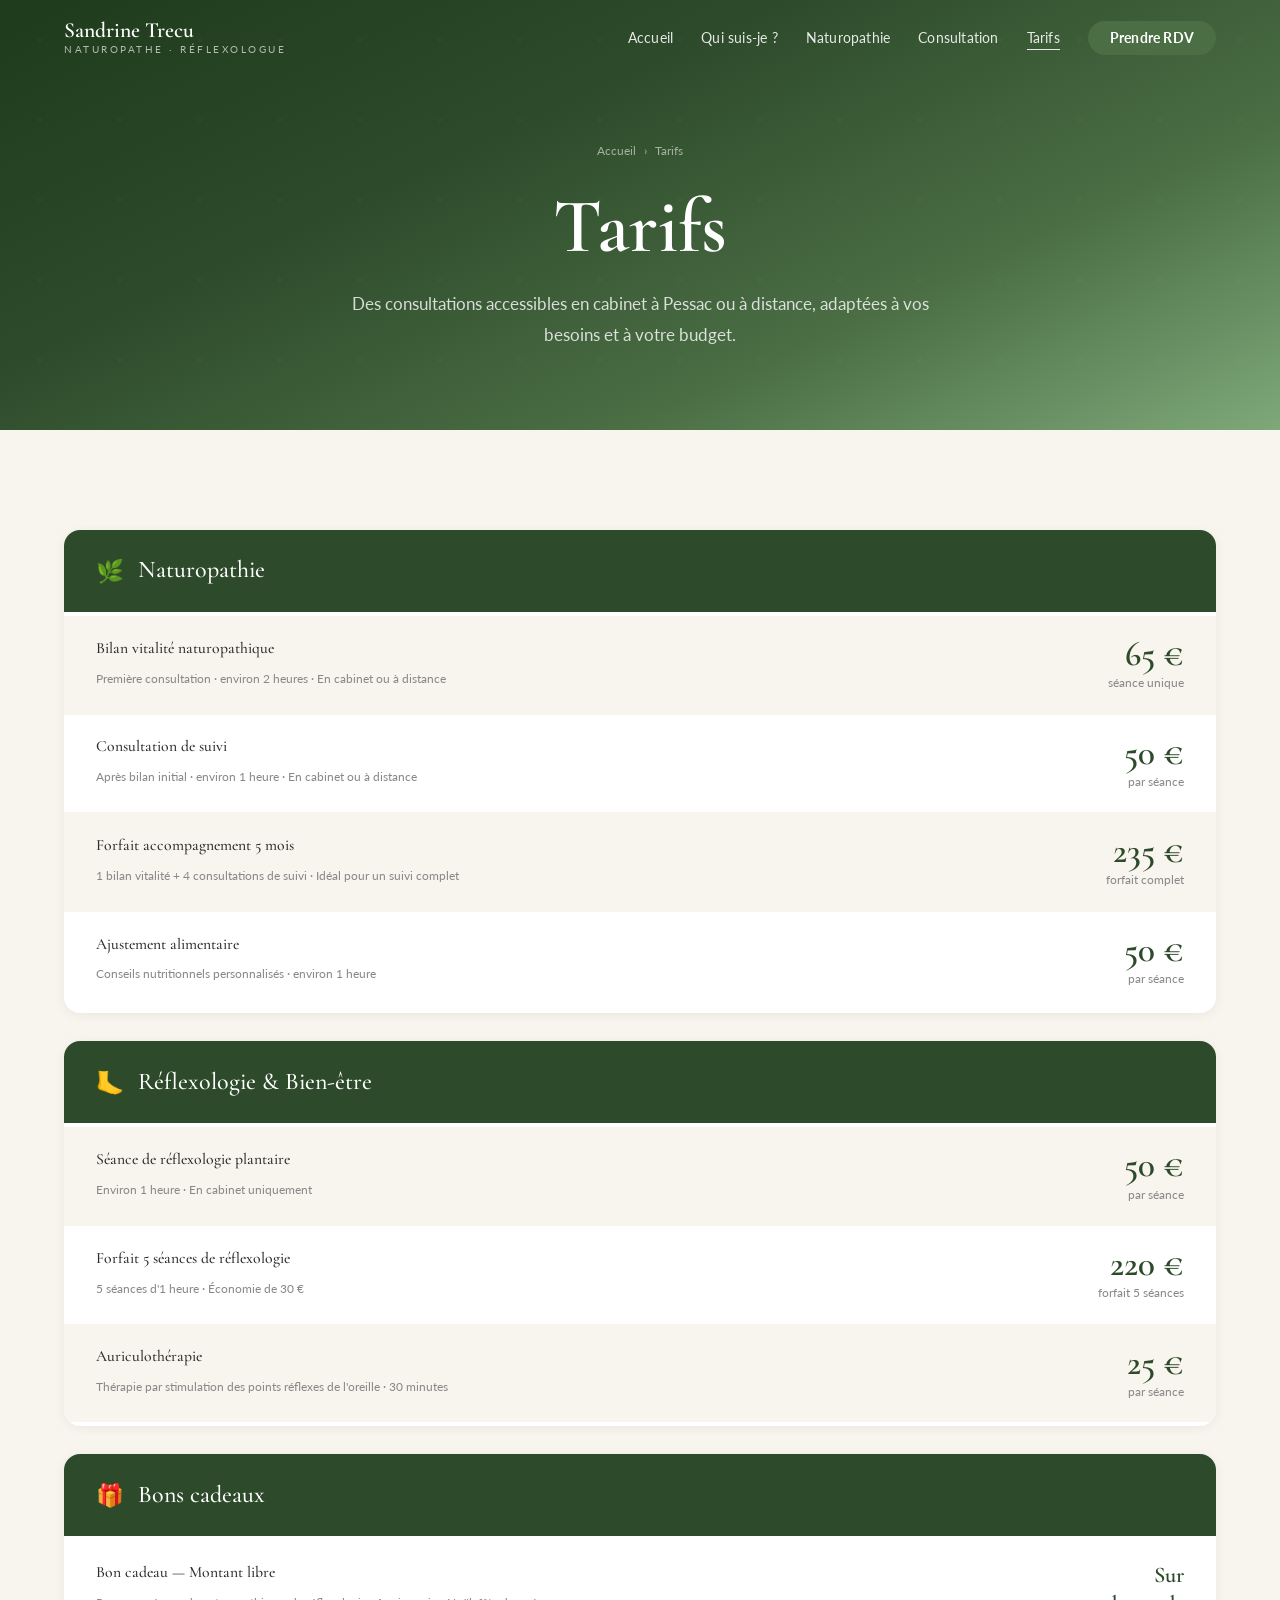
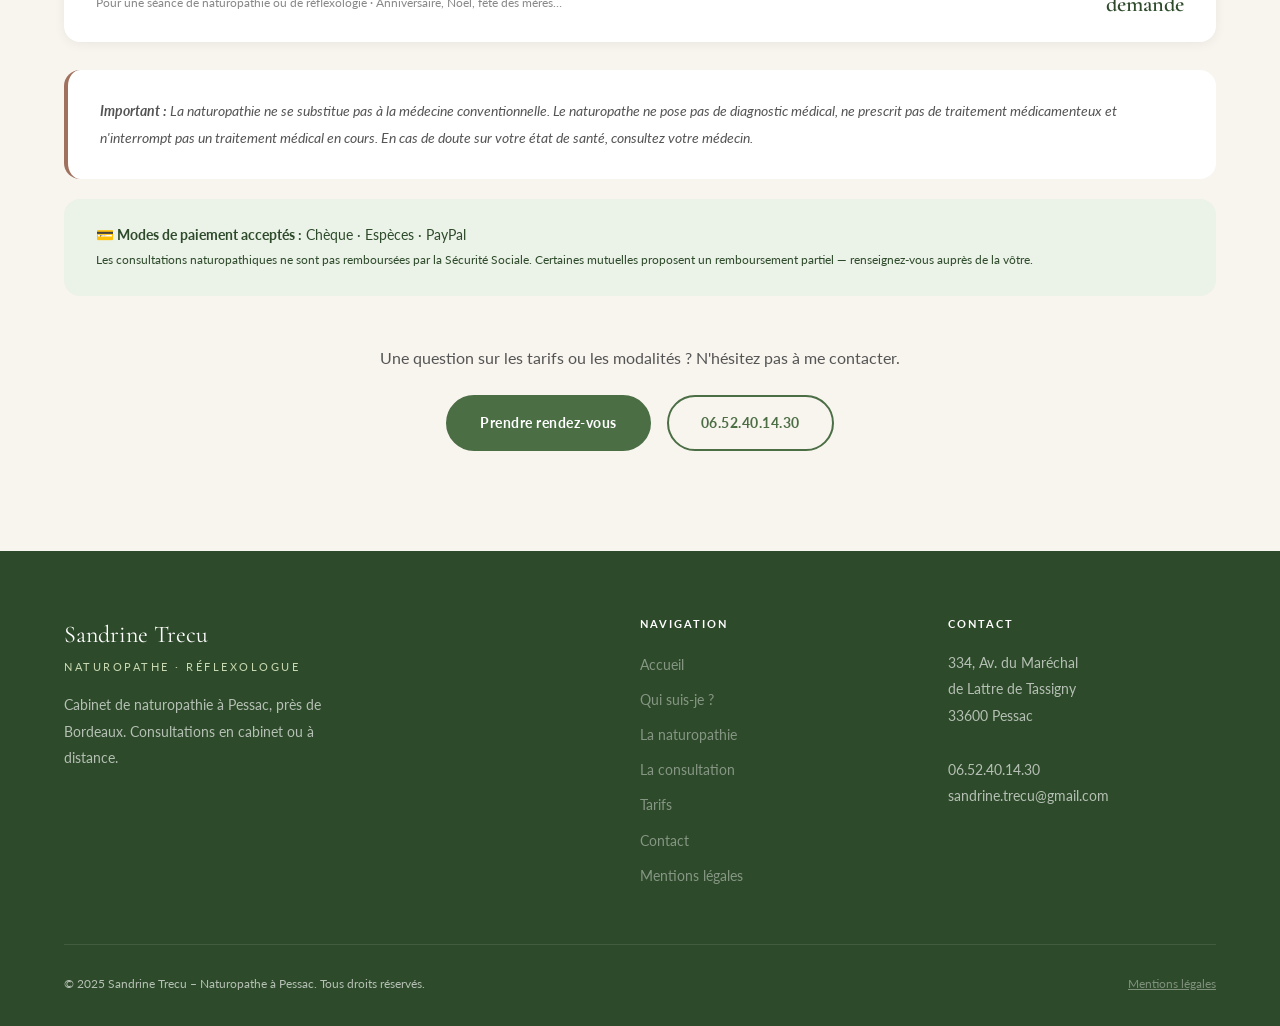
<file: tarifs.html>
<!DOCTYPE html>
<html lang="fr">
<head>
    <meta charset="UTF-8">
    <meta name="viewport" content="width=device-width, initial-scale=1.0">
    <meta name="description" content="Tarifs des consultations naturopathiques et séances de réflexologie avec Sandrine Trecu à Pessac. Bilan initial 65€, suivi 50€, forfait 5 mois 235€.">
    <title>Tarifs – Sandrine Trecu Naturopathe à Pessac</title>
    <link rel="preconnect" href="https://fonts.googleapis.com">
    <link rel="preconnect" href="https://fonts.gstatic.com" crossorigin>
    <link href="https://fonts.googleapis.com/css2?family=Cormorant+Garamond:ital,wght@0,400;0,500;0,600;1,400;1,600&family=Lato:wght@300;400;700&display=swap" rel="stylesheet">
    <link rel="stylesheet" href="css/style.css?v=2">
</head>
<body>

    <!-- NAVIGATION -->
    <nav class="nav" role="navigation" aria-label="Navigation principale">
        <div class="container nav-inner">
            <a href="index.html" class="nav-brand">
                <span class="brand-name">Sandrine Trecu</span>
                <span class="brand-title">Naturopathe · Réflexologue</span>
            </a>
            <ul class="nav-links" role="list">
                <li><a href="index.html">Accueil</a></li>
                <li><a href="qui-suis-je.html">Qui suis-je ?</a></li>
                <li><a href="naturopathie.html">Naturopathie</a></li>
                <li><a href="consultation.html">Consultation</a></li>
                <li><a href="tarifs.html" class="active">Tarifs</a></li>
                <li><a href="contact.html" class="nav-cta">Prendre RDV</a></li>
            </ul>
            <button class="nav-hamburger" aria-label="Ouvrir le menu">
                <span></span><span></span><span></span>
            </button>
        </div>
    </nav>
    <div class="nav-mobile">
        <a href="index.html">Accueil</a>
        <a href="qui-suis-je.html">Qui suis-je ?</a>
        <a href="naturopathie.html">Naturopathie</a>
        <a href="consultation.html">Consultation</a>
        <a href="tarifs.html">Tarifs</a>
        <a href="contact.html" class="btn btn-primary">Prendre rendez-vous</a>
    </div>
    <div class="nav-overlay"></div>

    <!-- PAGE HERO -->
    <header class="page-hero">
        <div class="container">
            <nav class="breadcrumb" aria-label="Fil d'Ariane">
                <a href="index.html">Accueil</a>
                <span class="sep">›</span>
                <span>Tarifs</span>
            </nav>
            <h1>Tarifs</h1>
            <p>Des consultations accessibles en cabinet à Pessac ou à distance, adaptées à vos besoins et à votre budget.</p>
        </div>
    </header>

    <!-- TARIFS -->
    <section class="tarifs-full">
        <div class="container">

            <!-- NATUROPATHIE -->
            <div class="tarifs-category reveal">
                <div class="tarifs-cat-header">
                    <span>🌿</span>
                    <h3>Naturopathie</h3>
                </div>
                <div class="tarifs-rows">
                    <div class="tarif-row highlighted">
                        <div class="tarif-row-info">
                            <h4>Bilan vitalité naturopathique</h4>
                            <span>Première consultation · environ 2 heures · En cabinet ou à distance</span>
                        </div>
                        <div class="tarif-row-price">
                            <span class="tarif-price-big">65 €</span>
                            <span class="tarif-price-note">séance unique</span>
                        </div>
                    </div>
                    <div class="tarif-row">
                        <div class="tarif-row-info">
                            <h4>Consultation de suivi</h4>
                            <span>Après bilan initial · environ 1 heure · En cabinet ou à distance</span>
                        </div>
                        <div class="tarif-row-price">
                            <span class="tarif-price-big">50 €</span>
                            <span class="tarif-price-note">par séance</span>
                        </div>
                    </div>
                    <div class="tarif-row highlighted">
                        <div class="tarif-row-info">
                            <h4>Forfait accompagnement 5 mois</h4>
                            <span>1 bilan vitalité + 4 consultations de suivi · Idéal pour un suivi complet</span>
                        </div>
                        <div class="tarif-row-price">
                            <span class="tarif-price-big">235 €</span>
                            <span class="tarif-price-note">forfait complet</span>
                        </div>
                    </div>
                    <div class="tarif-row">
                        <div class="tarif-row-info">
                            <h4>Ajustement alimentaire</h4>
                            <span>Conseils nutritionnels personnalisés · environ 1 heure</span>
                        </div>
                        <div class="tarif-row-price">
                            <span class="tarif-price-big">50 €</span>
                            <span class="tarif-price-note">par séance</span>
                        </div>
                    </div>
                </div>
            </div>

            <!-- RÉFLEXOLOGIE -->
            <div class="tarifs-category reveal">
                <div class="tarifs-cat-header">
                    <span>🦶</span>
                    <h3>Réflexologie &amp; Bien-être</h3>
                </div>
                <div class="tarifs-rows">
                    <div class="tarif-row highlighted">
                        <div class="tarif-row-info">
                            <h4>Séance de réflexologie plantaire</h4>
                            <span>Environ 1 heure · En cabinet uniquement</span>
                        </div>
                        <div class="tarif-row-price">
                            <span class="tarif-price-big">50 €</span>
                            <span class="tarif-price-note">par séance</span>
                        </div>
                    </div>
                    <div class="tarif-row">
                        <div class="tarif-row-info">
                            <h4>Forfait 5 séances de réflexologie</h4>
                            <span>5 séances d'1 heure · Économie de 30 €</span>
                        </div>
                        <div class="tarif-row-price">
                            <span class="tarif-price-big">220 €</span>
                            <span class="tarif-price-note">forfait 5 séances</span>
                        </div>
                    </div>
                    <div class="tarif-row highlighted">
                        <div class="tarif-row-info">
                            <h4>Auriculothérapie</h4>
                            <span>Thérapie par stimulation des points réflexes de l'oreille · 30 minutes</span>
                        </div>
                        <div class="tarif-row-price">
                            <span class="tarif-price-big">25 €</span>
                            <span class="tarif-price-note">par séance</span>
                        </div>
                    </div>
                </div>
            </div>

            <!-- BONS CADEAUX -->
            <div class="tarifs-category reveal">
                <div class="tarifs-cat-header">
                    <span>🎁</span>
                    <h3>Bons cadeaux</h3>
                </div>
                <div class="tarifs-rows">
                    <div class="tarif-row">
                        <div class="tarif-row-info">
                            <h4>Bon cadeau — Montant libre</h4>
                            <span>Pour une séance de naturopathie ou de réflexologie · Anniversaire, Noël, fête des mères…</span>
                        </div>
                        <div class="tarif-row-price">
                            <span class="tarif-price-big" style="font-size: 1.4rem; line-height: 1.3;">Sur<br>demande</span>
                        </div>
                    </div>
                </div>
            </div>

            <!-- DISCLAIMER -->
            <div class="tarifs-disclaimer reveal">
                <strong>Important :</strong> La naturopathie ne se substitue pas à la médecine conventionnelle.
                Le naturopathe ne pose pas de diagnostic médical, ne prescrit pas de traitement médicamenteux
                et n'interrompt pas un traitement médical en cours. En cas de doute sur votre état de santé,
                consultez votre médecin.
            </div>

            <!-- PAIEMENT -->
            <div class="tarifs-payment reveal">
                <strong>💳 Modes de paiement acceptés :</strong>
                Chèque · Espèces · PayPal<br>
                <small>Les consultations naturopathiques ne sont pas remboursées par la Sécurité Sociale.
                Certaines mutuelles proposent un remboursement partiel — renseignez-vous auprès de la vôtre.</small>
            </div>

            <!-- CTA -->
            <div class="reveal" style="text-align: center; margin-top: 48px;">
                <p style="color: var(--text-mid); margin-bottom: 24px; font-size: 1rem;">
                    Une question sur les tarifs ou les modalités ? N'hésitez pas à me contacter.
                </p>
                <a href="contact.html" class="btn btn-primary">Prendre rendez-vous</a>
                &nbsp;&nbsp;
                <a href="tel:0652401430" class="btn btn-outline">06.52.40.14.30</a>
            </div>

        </div>
    </section>

    <!-- FOOTER -->
    <footer role="contentinfo">
        <div class="container">
            <div class="footer-top">
                <div class="footer-brand">
                    <span class="f-name">Sandrine Trecu</span>
                    <span class="f-title">Naturopathe · Réflexologue</span>
                    <p>Cabinet de naturopathie à Pessac, près de Bordeaux. Consultations en cabinet ou à distance.</p>
                </div>
                <div class="footer-col">
                    <h5>Navigation</h5>
                    <ul>
                        <li><a href="index.html">Accueil</a></li>
                        <li><a href="qui-suis-je.html">Qui suis-je ?</a></li>
                        <li><a href="naturopathie.html">La naturopathie</a></li>
                        <li><a href="consultation.html">La consultation</a></li>
                        <li><a href="tarifs.html">Tarifs</a></li>
                        <li><a href="contact.html">Contact</a></li>
                        <li><a href="mentions-legales.html">Mentions légales</a></li>
                    </ul>
                </div>
                <div class="footer-col">
                    <h5>Contact</h5>
                    <address>
                        334, Av. du Maréchal<br>de Lattre de Tassigny<br>33600 Pessac<br><br>
                        <a href="tel:0652401430">06.52.40.14.30</a><br>
                        <a href="mailto:sandrine.trecu@gmail.com">sandrine.trecu@gmail.com</a>
                    </address>
                </div>
            </div>
            <div class="footer-bottom">
                <p>&copy; 2025 Sandrine Trecu – Naturopathe à Pessac. Tous droits réservés.</p>
                <a href="mentions-legales.html">Mentions légales</a>
            </div>
        </div>
    </footer>

    <a href="tel:0652401430" class="float-cta" aria-label="Appeler Sandrine Trecu">📞</a>
    <script src="js/main.js"></script>
</body>
</html>
</file>
<file: css/style.css>
/* ============================================================
   SANDRINE TRECU - NATUROPATHE
   Stylesheet principal
   ============================================================ */

/* ===========================
   VARIABLES & RESET
=========================== */
:root {
    --green-dark:   #2D4A2A;
    --green:        #4B6E45;
    --green-mid:    #7EA87A;
    --green-light:  #C8D8B0;
    --green-pale:   #EBF2E8;
    --cream:        #F8F4EE;
    --cream-dark:   #EDE7DC;
    --brown:        #A0715E;
    --brown-light:  #C4A882;
    --text-dark:    #2B2B2B;
    --text-mid:     #555555;
    --text-light:   #888888;
    --white:        #FFFFFF;
    --shadow-sm:    0 2px 12px rgba(0,0,0,0.06);
    --shadow-md:    0 4px 24px rgba(0,0,0,0.10);
    --shadow-lg:    0 8px 40px rgba(0,0,0,0.14);
    --radius-sm:    8px;
    --radius-md:    16px;
    --radius-lg:    32px;
    --transition:   0.3s ease;
    --max-width:    1200px;
}

*, *::before, *::after {
    box-sizing: border-box;
    margin: 0;
    padding: 0;
}

html {
    scroll-behavior: smooth;
    font-size: 16px;
}

body {
    font-family: 'Lato', sans-serif;
    color: var(--text-dark);
    background-color: var(--white);
    line-height: 1.7;
    overflow-x: hidden;
}

img {
    max-width: 100%;
    height: auto;
    display: block;
}

a {
    color: inherit;
    text-decoration: none;
    transition: var(--transition);
}

ul { list-style: none; }

/* ===========================
   TYPOGRAPHY
=========================== */
h1, h2, h3, h4 {
    font-family: 'Cormorant Garamond', serif;
    line-height: 1.2;
    color: var(--green-dark);
}

h1 { font-size: clamp(2.5rem, 6vw, 5rem); font-weight: 600; }
h2 { font-size: clamp(2rem, 4vw, 3.2rem); font-weight: 600; }
h3 { font-size: clamp(1.4rem, 2.5vw, 2rem); font-weight: 500; }
h4 { font-size: 1.2rem; font-weight: 500; }

.section-label {
    font-size: 0.72rem;
    font-weight: 700;
    letter-spacing: 3px;
    text-transform: uppercase;
    color: var(--brown);
    display: block;
    margin-bottom: 12px;
}

/* ===========================
   LAYOUT
=========================== */
.container {
    max-width: var(--max-width);
    margin: 0 auto;
    padding: 0 24px;
}

section { padding: 80px 0; }

@media (min-width: 768px) {
    section { padding: 100px 0; }
}

/* ===========================
   BUTTONS
=========================== */
.btn {
    display: inline-flex;
    align-items: center;
    gap: 8px;
    padding: 14px 32px;
    border-radius: 50px;
    font-family: 'Lato', sans-serif;
    font-size: 0.9rem;
    font-weight: 700;
    letter-spacing: 0.5px;
    cursor: pointer;
    border: 2px solid transparent;
    transition: all var(--transition);
    white-space: nowrap;
}

.btn-primary {
    background: var(--green);
    color: var(--white);
    border-color: var(--green);
}
.btn-primary:hover {
    background: var(--green-dark);
    border-color: var(--green-dark);
    transform: translateY(-2px);
    box-shadow: var(--shadow-md);
}

.btn-secondary {
    background: transparent;
    color: var(--white);
    border-color: rgba(255,255,255,0.6);
}
.btn-secondary:hover {
    background: rgba(255,255,255,0.12);
    border-color: var(--white);
    transform: translateY(-2px);
}

.btn-outline {
    background: transparent;
    color: var(--green);
    border-color: var(--green);
}
.btn-outline:hover {
    background: var(--green);
    color: var(--white);
    transform: translateY(-2px);
}

.btn-brown {
    background: var(--brown);
    color: var(--white);
    border-color: var(--brown);
}
.btn-brown:hover {
    background: #8A5E4C;
    border-color: #8A5E4C;
    transform: translateY(-2px);
    box-shadow: var(--shadow-md);
}

/* ===========================
   NAVIGATION
=========================== */
.nav {
    position: fixed;
    top: 0; left: 0; right: 0;
    z-index: 1000;
    padding: 20px 0;
    transition: all 0.4s ease;
}

.nav.scrolled {
    background: rgba(255,255,255,0.97);
    backdrop-filter: blur(12px);
    -webkit-backdrop-filter: blur(12px);
    box-shadow: var(--shadow-sm);
    padding: 12px 0;
}

.nav-inner {
    display: flex;
    align-items: center;
    justify-content: space-between;
}

.nav-brand {
    display: flex;
    flex-direction: column;
    line-height: 1;
}
.nav-brand .brand-name {
    font-family: 'Cormorant Garamond', serif;
    font-size: 1.35rem;
    font-weight: 600;
    color: var(--white);
    transition: color var(--transition);
}
.nav-brand .brand-title {
    font-size: 0.65rem;
    letter-spacing: 2.5px;
    text-transform: uppercase;
    color: rgba(255,255,255,0.65);
    margin-top: 2px;
    transition: color var(--transition);
}
.nav.scrolled .nav-brand .brand-name { color: var(--green-dark); }
.nav.scrolled .nav-brand .brand-title { color: var(--text-mid); }

.nav-links {
    display: none;
    align-items: center;
    gap: 28px;
}
@media (min-width: 1024px) {
    .nav-links { display: flex; }
}

.nav-links a {
    font-size: 0.88rem;
    font-weight: 400;
    color: rgba(255,255,255,0.88);
    letter-spacing: 0.2px;
    position: relative;
    padding-bottom: 4px;
}
.nav-links a::after {
    content: '';
    position: absolute;
    bottom: 0; left: 0;
    width: 0; height: 1px;
    background: currentColor;
    transition: width var(--transition);
}
.nav-links a:hover::after,
.nav-links a.active::after { width: 100%; }
.nav.scrolled .nav-links a { color: var(--text-mid); }
.nav.scrolled .nav-links a:hover { color: var(--green); }

.nav-links .nav-cta {
    background: var(--green);
    color: var(--white) !important;
    padding: 9px 22px;
    border-radius: 50px;
    font-weight: 700;
    font-size: 0.85rem;
}
.nav-links .nav-cta::after { display: none; }
.nav-links .nav-cta:hover {
    background: var(--green-dark);
    transform: translateY(-1px);
}
.nav.scrolled .nav-links .nav-cta { color: var(--white) !important; }

/* Hamburger */
.nav-hamburger {
    display: flex;
    flex-direction: column;
    gap: 5px;
    cursor: pointer;
    padding: 4px;
    background: none;
    border: none;
    z-index: 1001;
}
@media (min-width: 1024px) {
    .nav-hamburger { display: none; }
}
.nav-hamburger span {
    display: block;
    width: 24px; height: 2px;
    background: var(--white);
    border-radius: 2px;
    transition: all var(--transition);
}
.nav.scrolled .nav-hamburger span { background: var(--green-dark); }
.nav-hamburger.open span:nth-child(1) { transform: translateY(7px) rotate(45deg); }
.nav-hamburger.open span:nth-child(2) { opacity: 0; transform: scaleX(0); }
.nav-hamburger.open span:nth-child(3) { transform: translateY(-7px) rotate(-45deg); }

/* Mobile Menu */
.nav-mobile {
    position: fixed;
    top: 0; right: -100%;
    width: min(320px, 88vw);
    height: 100vh;
    background: var(--white);
    box-shadow: var(--shadow-lg);
    z-index: 999;
    display: flex;
    flex-direction: column;
    padding: 90px 32px 40px;
    gap: 4px;
    transition: right 0.4s cubic-bezier(0.25, 0.46, 0.45, 0.94);
    overflow-y: auto;
}
.nav-mobile.open { right: 0; }

.nav-mobile a {
    font-family: 'Cormorant Garamond', serif;
    font-size: 1.5rem;
    font-weight: 500;
    color: var(--text-dark);
    padding: 12px 0;
    border-bottom: 1px solid var(--cream-dark);
    transition: all var(--transition);
}
.nav-mobile a:hover { color: var(--green); padding-left: 8px; }
.nav-mobile .btn { margin-top: 20px; justify-content: center; width: 100%; }

.nav-overlay {
    position: fixed;
    inset: 0;
    background: rgba(0,0,0,0.45);
    z-index: 998;
    opacity: 0;
    pointer-events: none;
    transition: opacity 0.3s ease;
}
.nav-overlay.open { opacity: 1; pointer-events: all; }

/* ===========================
   HERO
=========================== */
.hero {
    min-height: 100vh;
    background: linear-gradient(155deg, #1A3318 0%, #2D4A2A 30%, #4B6E45 60%, #7EA87A 85%, #B0C89E 100%);
    display: flex;
    align-items: center;
    position: relative;
    overflow: hidden;
}

.hero::before {
    content: '';
    position: absolute;
    inset: 0;
    background-image: url("data:image/svg+xml,%3Csvg width='80' height='80' viewBox='0 0 80 80' xmlns='http://www.w3.org/2000/svg'%3E%3Ccircle cx='40' cy='40' r='1.5' fill='%23ffffff' fill-opacity='0.04'/%3E%3C/svg%3E");
}

.hero-orb {
    position: absolute;
    border-radius: 50%;
    background: radial-gradient(circle, rgba(255,255,255,0.07) 0%, transparent 70%);
    pointer-events: none;
}
.hero-orb-1 { width: 700px; height: 700px; right: -200px; top: -100px; }
.hero-orb-2 { width: 400px; height: 400px; left: -100px; bottom: -100px; }

/* Layout 2 colonnes sur desktop */
.hero .container {
    display: grid;
    grid-template-columns: 1fr;
    gap: 48px;
    align-items: start;
    width: 100%;
}
@media (min-width: 1024px) {
    .hero .container {
        grid-template-columns: 1fr 1fr;
        gap: 64px;
        align-items: start;
    }
}

.hero-content {
    position: relative;
    z-index: 1;
    padding-top: 80px;
    padding-bottom: 16px;
}

/* Carte visuelle côté droit du hero */
.hero-visual {
    display: flex;
    flex-direction: column;
    gap: 16px;
    position: relative;
    z-index: 1;
    padding-bottom: 16px;
}
@media (min-width: 1024px) {
    .hero-visual {
        padding-top: 80px;
        padding-bottom: 20px;
        gap: 20px;
        align-items: flex-end;
    }
}

/* Portrait card — mobile uniquement */
.hero-portrait-card {
    display: flex;
    flex-direction: column;
    align-items: center;
    gap: 12px;
    text-align: center;
}
.hero-portrait-img {
    width: 60%;
    height: 280px;
    border-radius: var(--radius-sm);
    object-fit: cover;
    object-position: center top;
    border: 2px solid rgba(255,255,255,0.2);
    display: block;
    margin: 0 auto;
}
.hero-portrait-card .hero-portrait-info strong {
    font-family: 'Cormorant Garamond', serif;
    font-size: 1.1rem;
    color: var(--white);
    display: block;
    font-weight: 500;
}
.hero-portrait-card .hero-portrait-info span {
    font-size: 0.72rem;
    letter-spacing: 1.5px;
    text-transform: uppercase;
    color: var(--green-light);
    display: block;
    margin-top: 2px;
}
/* Portrait visible sur desktop aussi */

.hero-card {
    background: rgba(255,255,255,0.10);
    backdrop-filter: blur(12px);
    -webkit-backdrop-filter: blur(12px);
    border: 1px solid rgba(255,255,255,0.18);
    border-radius: var(--radius-md);
    padding: 28px 32px;
    color: var(--white);
    width: 100%;
    max-width: 340px;
}
.hero-card-label {
    font-size: 0.68rem;
    letter-spacing: 2.5px;
    text-transform: uppercase;
    color: var(--green-light);
    display: block;
    margin-bottom: 12px;
}
.hero-card h4 {
    font-family: 'Cormorant Garamond', serif;
    font-size: 1.15rem;
    color: var(--white);
    margin-bottom: 16px;
    line-height: 1.4;
}
.hero-card-list {
    display: flex;
    flex-direction: column;
    gap: 10px;
}
.hero-card-item {
    display: flex;
    align-items: center;
    gap: 10px;
    font-size: 0.88rem;
    color: rgba(255,255,255,0.85);
}
.hero-card-dot {
    display: none;
}

.hero-card-contact {
    background: rgba(255,255,255,0.08);
    border: 1px solid rgba(255,255,255,0.14);
    border-radius: var(--radius-md);
    padding: 20px 24px;
    color: var(--white);
    max-width: 340px;
    width: 100%;
    margin-left: auto;
}
.hero-card-contact p {
    font-size: 0.8rem;
    color: rgba(255,255,255,0.6);
    margin-bottom: 4px;
}
.hero-card-contact a {
    font-family: 'Cormorant Garamond', serif;
    font-size: 1.4rem;
    color: var(--white);
    font-weight: 500;
}
.hero-card-contact a:hover { color: var(--green-light); }

/* Portrait discret dans le hero */
.hero-portrait {
    display: flex;
    align-items: center;
    gap: 14px;
    background: rgba(255,255,255,0.08);
    border: 1px solid rgba(255,255,255,0.14);
    border-radius: var(--radius-md);
    padding: 14px 18px;
    max-width: 340px;
    width: 100%;
    margin-left: auto;
}
.hero-portrait img {
    width: 56px;
    height: 56px;
    border-radius: 50%;
    object-fit: cover;
    object-position: center top;
    flex-shrink: 0;
    border: 2px solid rgba(255,255,255,0.3);
}
.hero-portrait-info {
    display: flex;
    flex-direction: column;
    gap: 2px;
}
.hero-portrait-info strong {
    font-family: 'Cormorant Garamond', serif;
    font-size: 1rem;
    color: var(--white);
    font-weight: 500;
}
.hero-portrait-info span {
    font-size: 0.72rem;
    letter-spacing: 1.5px;
    text-transform: uppercase;
    color: var(--green-light);
}

.hero-eyebrow {
    display: inline-block;
    font-size: 0.75rem;
    font-weight: 700;
    letter-spacing: 4px;
    text-transform: uppercase;
    color: var(--green-light);
    margin-top: 20px;
    margin-bottom: 20px;
    padding: 6px 16px;
    border: 1px solid rgba(200, 216, 176, 0.4);
    border-radius: 50px;
}

.hero h1 {
    color: var(--white);
    margin-bottom: 12px;
}
.hero h1 em {
    font-style: italic;
    color: var(--green-light);
}

.hero-subtitle {
    font-size: clamp(1rem, 1.8vw, 1.15rem);
    color: rgba(255,255,255,0.82);
    margin-bottom: 44px;
    max-width: 540px;
    line-height: 1.85;
}

.hero-actions {
    display: flex;
    flex-wrap: wrap;
    justify-content: center;
    gap: 14px;
    margin-bottom: 24px;
}
.hero-actions .btn {
    flex: 1 1 0;
    text-align: center;
    justify-content: center;
}
@media (min-width: 1024px) {
    .hero-actions { justify-content: flex-start; }
    .hero-actions .btn { flex: 0 0 auto; min-width: 220px; }
}

.hero-badges {
    display: flex;
    flex-wrap: wrap;
    gap: 24px;
}
.hero-badge {
    display: flex;
    align-items: center;
    gap: 8px;
    color: rgba(255,255,255,0.72);
    font-size: 0.83rem;
}
.hero-badge::before {
    content: '';
    width: 6px; height: 6px;
    background: var(--green-light);
    border-radius: 50%;
    flex-shrink: 0;
}

.hero-scroll {
    position: absolute;
    bottom: 36px;
    left: 50%;
    transform: translateX(-50%);
    display: flex;
    flex-direction: column;
    align-items: center;
    gap: 8px;
    color: rgba(255,255,255,0.4);
    font-size: 0.68rem;
    letter-spacing: 2.5px;
    text-transform: uppercase;
}
.hero-scroll-line {
    width: 1px; height: 40px;
    background: linear-gradient(to bottom, rgba(255,255,255,0.4), transparent);
    animation: scrollPulse 2s ease infinite;
}
@keyframes scrollPulse {
    0%, 100% { opacity: 0.4; transform: scaleY(1); }
    50% { opacity: 1; transform: scaleY(0.6); }
}

/* ===========================
   SECTION HEADER
=========================== */
.section-header {
    text-align: center;
    margin-bottom: 56px;
}
.section-header p {
    max-width: 560px;
    margin: 14px auto 0;
    color: var(--text-mid);
    font-size: 1rem;
}

/* ===========================
   INTRO BAND
=========================== */
.intro-band {
    background: var(--cream);
    padding: 64px 0;
    text-align: center;
}
.intro-quote {
    font-family: 'Cormorant Garamond', serif;
    font-size: clamp(1.4rem, 3vw, 2.2rem);
    font-style: italic;
    color: var(--green-dark);
    max-width: 820px;
    margin: 0 auto 20px;
    line-height: 1.55;
}
.intro-quote::before { content: '\201C'; color: var(--green-mid); margin-right: 4px; }
.intro-quote::after  { content: '\201D'; color: var(--green-mid); margin-left:  4px; }

.intro-author {
    font-size: 0.85rem;
    color: var(--text-light);
    letter-spacing: 1px;
}

/* ===========================
   SERVICES
=========================== */
.services { background: var(--cream); }

.services-grid {
    display: grid;
    grid-template-columns: 1fr;
    gap: 24px;
}
@media (min-width: 768px) {
    .services-grid { grid-template-columns: repeat(3, 1fr); }
}

.service-card {
    background: var(--white);
    border-radius: var(--radius-md);
    padding: 44px 32px;
    position: relative;
    overflow: hidden;
    transition: transform var(--transition), box-shadow var(--transition);
    box-shadow: var(--shadow-sm);
    border: 1px solid var(--cream-dark);
}
.service-card:hover {
    transform: translateY(-8px);
    box-shadow: var(--shadow-lg);
    border-color: transparent;
}
.service-card::before {
    content: '';
    position: absolute;
    top: 0; left: 0; right: 0;
    height: 4px;
}
.service-card:nth-child(1)::before { background: var(--green); }
.service-card:nth-child(2)::before { background: var(--brown); }
.service-card:nth-child(3)::before { background: var(--green-mid); }

.service-icon {
    width: 56px; height: 56px;
    border-radius: 50%;
    display: flex;
    align-items: center;
    justify-content: center;
    margin-bottom: 24px;
    font-size: 1.5rem;
}
.service-card:nth-child(1) .service-icon { background: var(--green-pale); }
.service-card:nth-child(2) .service-icon { background: #F5EDE8; }
.service-card:nth-child(3) .service-icon { background: #E8F3E8; }

.service-card h3 { margin-bottom: 14px; font-size: 1.5rem; }
.service-card p {
    color: var(--text-mid);
    font-size: 0.93rem;
    line-height: 1.8;
    margin-bottom: 24px;
}
.service-link {
    font-size: 0.82rem;
    font-weight: 700;
    color: var(--green);
    letter-spacing: 0.5px;
    display: inline-flex;
    align-items: center;
    gap: 6px;
}
.service-link:hover { color: var(--green-dark); gap: 10px; }

/* ===========================
   À PROPOS (HOMEPAGE)
=========================== */
.about-home {
    background: var(--green-dark);
    position: relative;
    overflow: hidden;
}
.about-home::after {
    content: '';
    position: absolute;
    top: -120px; right: -120px;
    width: 450px; height: 450px;
    background: radial-gradient(circle, rgba(126,168,122,0.12), transparent 70%);
    border-radius: 50%;
    pointer-events: none;
}

.about-home-inner {
    display: grid;
    grid-template-columns: 1fr;
    gap: 48px;
    align-items: center;
}
@media (min-width: 900px) {
    .about-home-inner { grid-template-columns: 1fr 1fr; gap: 72px; }
}

.about-visual {
    border-radius: var(--radius-md);
    overflow: hidden;
    position: relative;
    background: linear-gradient(135deg, #3A5E36 0%, var(--green-mid) 60%, #A8C898 100%);
    flex-shrink: 0;
    height: auto;
    overflow: visible;
}
.about-photo {
    width: 100%;
    height: auto;
    display: block;
    border-radius: var(--radius-md) var(--radius-md) 0 0;
}
.about-visual-tag {
    display: flex;
    flex-direction: column;
    align-items: center;
    padding: 14px 20px 18px;
    background: #A8C898;
    text-align: center;
    border-radius: 0 0 var(--radius-md) var(--radius-md);
}
.about-visual-tag .tag-label {
    font-size: 0.7rem;
    letter-spacing: 2px;
    text-transform: uppercase;
    color: var(--green-dark);
    opacity: 0.75;
    display: block;
    margin-bottom: 4px;
}
.about-visual-tag .tag-value {
    font-family: 'Cormorant Garamond', serif;
    font-size: 1.2rem;
    font-weight: 500;
    color: var(--green-dark);
}

.about-home .section-header .section-label { color: var(--green-light); }
.about-home .section-header h2 { color: var(--white); }
.about-home-text .section-label { color: var(--green-light); }
.about-home-text h2 { color: var(--white); margin-bottom: 20px; }
.about-home-text p { color: rgba(255,255,255,0.78); margin-bottom: 16px; line-height: 1.85; }

.about-stats {
    display: grid;
    grid-template-columns: repeat(2, 1fr);
    gap: 16px;
    margin: 32px 0;
}
.stat-item {
    background: rgba(255,255,255,0.07);
    border: 1px solid rgba(255,255,255,0.1);
    border-radius: var(--radius-sm);
    padding: 20px;
}
.stat-item .stat-num {
    font-family: 'Cormorant Garamond', serif;
    font-size: 2.2rem;
    font-weight: 600;
    color: var(--green-light);
    display: block;
    line-height: 1;
    margin-bottom: 4px;
}
.stat-item .stat-label {
    font-size: 0.78rem;
    color: rgba(255,255,255,0.55);
}

/* ===========================
   TARIFS APERÇU
=========================== */
.tarifs-home { background: var(--cream); }

.tarifs-grid-home {
    display: grid;
    grid-template-columns: 1fr;
    gap: 16px;
}
@media (min-width: 600px) {
    .tarifs-grid-home { grid-template-columns: repeat(2, 1fr); }
}
@media (min-width: 960px) {
    .tarifs-grid-home { grid-template-columns: repeat(3, 1fr); }
}

.tarif-card-home {
    background: var(--white);
    border-radius: var(--radius-md);
    padding: 32px;
    box-shadow: var(--shadow-sm);
    border: 1.5px solid transparent;
    transition: all var(--transition);
}
.tarif-card-home:hover {
    transform: translateY(-4px);
    box-shadow: var(--shadow-md);
    border-color: var(--green-pale);
}
.tarif-card-home.featured {
    background: var(--green-dark);
    border-color: var(--green-dark);
}
.tarif-card-home h4 {
    font-family: 'Cormorant Garamond', serif;
    font-size: 1.25rem;
    color: var(--green-dark);
    margin-bottom: 6px;
}
.tarif-card-home.featured h4 { color: var(--green-light); }
.tarif-card-home .tarif-duration {
    font-size: 0.78rem;
    color: var(--text-light);
    margin-bottom: 20px;
    display: block;
}
.tarif-card-home.featured .tarif-duration { color: rgba(255,255,255,0.5); }
.tarif-card-home .tarif-price {
    font-family: 'Cormorant Garamond', serif;
    font-size: 2.8rem;
    font-weight: 600;
    color: var(--green-dark);
    line-height: 1;
}
.tarif-card-home.featured .tarif-price { color: var(--white); }
.tarif-card-home .tarif-price sup {
    font-size: 1.2rem;
    vertical-align: super;
}
.tarif-card-home .tarif-note {
    font-size: 0.78rem;
    color: var(--text-light);
    display: block;
    margin-top: 6px;
}
.tarif-card-home.featured .tarif-note { color: rgba(255,255,255,0.5); }

.tarifs-home-footer {
    text-align: center;
    margin-top: 40px;
}
.tarifs-home-footer p {
    color: var(--text-mid);
    font-size: 0.9rem;
    font-style: italic;
    margin-bottom: 24px;
}

/* ===========================
   BON CADEAU
=========================== */
.gift { background: var(--white); }

.gift-banner {
    background: linear-gradient(135deg, var(--brown) 0%, var(--brown-light) 55%, #E8D5B8 100%);
    border-radius: var(--radius-lg);
    padding: 56px 48px;
    display: flex;
    flex-direction: column;
    align-items: center;
    text-align: center;
    gap: 24px;
}
@media (min-width: 768px) {
    .gift-banner {
        flex-direction: row;
        text-align: left;
        gap: 56px;
    }
}
.gift-emoji { font-size: 4.5rem; flex-shrink: 0; }
.gift-content h3 { color: var(--white); font-size: 2.2rem; margin-bottom: 10px; }
.gift-content p { color: rgba(255,255,255,0.88); margin-bottom: 28px; max-width: 420px; line-height: 1.8; }
.btn-gift {
    background: var(--white);
    color: var(--brown);
    border-color: var(--white);
    font-weight: 700;
}
.btn-gift:hover {
    background: transparent;
    color: var(--white);
    border-color: var(--white);
}

/* ===========================
   CONTACT CTA
=========================== */
.contact-cta { background: var(--cream); text-align: center; }
.contact-cta h2 { margin-bottom: 14px; }
.contact-cta > .container > p {
    color: var(--text-mid);
    max-width: 500px;
    margin: 0 auto 44px;
}

.cta-cards {
    display: flex;
    flex-wrap: wrap;
    justify-content: center;
    gap: 20px;
    margin-top: 16px;
}
.cta-card {
    background: var(--white);
    border-radius: var(--radius-md);
    padding: 28px 36px;
    display: flex;
    align-items: center;
    gap: 16px;
    box-shadow: var(--shadow-sm);
    flex: 1 1 0;
    min-width: 220px;
    min-height: 110px;
    transition: all var(--transition);
}
.cta-card:hover { transform: translateY(-3px); box-shadow: var(--shadow-md); }
.cta-card .cta-icon {
    width: 48px; height: 48px;
    background: var(--green-pale);
    border-radius: 50%;
    display: flex;
    align-items: center;
    justify-content: center;
    font-size: 1.2rem;
    flex-shrink: 0;
}
.cta-card .cta-info span {
    display: block;
    font-size: 0.7rem;
    color: var(--text-light);
    letter-spacing: 1.5px;
    text-transform: uppercase;
    margin-bottom: 4px;
}
.cta-card .cta-info strong {
    font-size: 1rem;
    color: var(--text-dark);
    font-weight: 700;
}
.cta-card:hover .cta-info strong { color: var(--green); }

/* ===========================
   FOOTER
=========================== */
footer {
    background: var(--green-dark);
    color: rgba(255,255,255,0.65);
    padding: 64px 0 32px;
}

.footer-top {
    display: grid;
    grid-template-columns: 1fr;
    gap: 40px;
    margin-bottom: 48px;
}
@media (min-width: 768px) {
    .footer-top { grid-template-columns: 2fr 1fr 1fr; }
}

.footer-brand .f-name {
    font-family: 'Cormorant Garamond', serif;
    font-size: 1.5rem;
    color: var(--white);
    display: block;
    margin-bottom: 2px;
}
.footer-brand .f-title {
    font-size: 0.68rem;
    letter-spacing: 2.5px;
    text-transform: uppercase;
    display: block;
    margin-bottom: 16px;
    color: var(--green-light);
}
.footer-brand p {
    font-size: 0.88rem;
    line-height: 1.85;
    max-width: 280px;
}

.footer-col h5 {
    font-family: 'Lato', sans-serif;
    font-size: 0.68rem;
    letter-spacing: 2px;
    text-transform: uppercase;
    color: var(--white);
    margin-bottom: 16px;
}
.footer-col ul li { margin-bottom: 8px; }
.footer-col ul a {
    font-size: 0.88rem;
    opacity: 0.65;
}
.footer-col ul a:hover { opacity: 1; color: var(--green-light); }
.footer-col address {
    font-style: normal;
    font-size: 0.88rem;
    line-height: 1.9;
}

.footer-bottom {
    border-top: 1px solid rgba(255,255,255,0.1);
    padding-top: 28px;
    display: flex;
    flex-direction: column;
    gap: 10px;
    align-items: center;
    text-align: center;
    font-size: 0.78rem;
}
@media (min-width: 768px) {
    .footer-bottom { flex-direction: row; justify-content: space-between; text-align: left; }
}
.footer-bottom a { opacity: 0.6; text-decoration: underline; }
.footer-bottom a:hover { opacity: 1; }

/* ===========================
   PAGE HERO (pages intérieures)
=========================== */
.page-hero {
    background: linear-gradient(155deg, #1E3B1B 0%, var(--green-dark) 35%, var(--green) 70%, var(--green-mid) 100%);
    padding: 140px 0 80px;
    text-align: center;
    color: var(--white);
    position: relative;
    overflow: hidden;
}
.page-hero::before {
    content: '';
    position: absolute;
    inset: 0;
    background-image: url("data:image/svg+xml,%3Csvg width='80' height='80' viewBox='0 0 80 80' xmlns='http://www.w3.org/2000/svg'%3E%3Ccircle cx='40' cy='40' r='1.5' fill='%23ffffff' fill-opacity='0.04'/%3E%3C/svg%3E");
}
.page-hero .container { position: relative; z-index: 1; }
.page-hero h1 { color: var(--white); margin-bottom: 16px; }
.page-hero p {
    color: rgba(255,255,255,0.8);
    max-width: 580px;
    margin: 0 auto;
    font-size: 1.05rem;
    line-height: 1.8;
}
.breadcrumb {
    display: flex;
    justify-content: center;
    gap: 8px;
    font-size: 0.78rem;
    color: rgba(255,255,255,0.55);
    margin-bottom: 20px;
}
.breadcrumb a { color: rgba(255,255,255,0.55); }
.breadcrumb a:hover { color: var(--white); }

/* ===========================
   CONTENU PAGE INTÉRIEURE
=========================== */
.page-section { background: var(--white); }

.content-grid {
    display: grid;
    grid-template-columns: 1fr;
    gap: 56px;
    align-items: start;
}
@media (min-width: 1024px) {
    .content-grid { grid-template-columns: 3fr 1fr; }
}

.content-main p { color: var(--text-mid); line-height: 1.9; margin-bottom: 20px; }
.content-main h3 { margin: 36px 0 14px; }
.content-main ul { margin: 16px 0 20px 0; }
.content-main ul li {
    color: var(--text-mid);
    padding: 6px 0 6px 20px;
    position: relative;
    font-size: 0.95rem;
}
.content-main ul li::before {
    content: '';
    position: absolute;
    left: 0; top: 16px;
    width: 6px; height: 6px;
    background: var(--green-mid);
    border-radius: 50%;
}

.sidebar-card {
    background: var(--cream);
    border-radius: var(--radius-md);
    padding: 28px;
    margin-bottom: 20px;
    border-left: 4px solid var(--green);
}
.sidebar-card.accent { border-left-color: var(--brown); }

/* Encadré portrait sidebar */
.sidebar-profile { text-align: center; }
.sidebar-profile > h4 { text-align: left; }

.sidebar-profile-photo {
    margin: 12px auto 14px;
    width: 50%;
}
.sidebar-profile-photo img {
    width: 100%;
    height: auto;
    display: block;
    border-radius: var(--radius-sm);
    box-shadow: var(--shadow-sm);
}
.sidebar-profile-info {
    text-align: center;
}
.sidebar-profile-info strong {
    font-family: 'Cormorant Garamond', serif;
    font-size: 1.2rem;
    font-weight: 600;
    color: var(--green-dark);
    display: block;
    margin-bottom: 4px;
}
.sidebar-profile-info span {
    font-size: 0.73rem;
    letter-spacing: 1.5px;
    text-transform: uppercase;
    color: var(--text-light);
    display: block;
    line-height: 1.6;
}
.sidebar-card h4 { color: var(--green-dark); margin-bottom: 12px; font-size: 1.1rem; }
.sidebar-card p, .sidebar-card address {
    font-size: 0.88rem;
    color: var(--text-mid);
    font-style: normal;
    line-height: 1.85;
}
.sidebar-card a { color: var(--green); font-weight: 700; }
.sidebar-card a:hover { color: var(--green-dark); }
.sidebar-card .btn-primary { color: var(--white) !important; }
.sidebar-card .btn-primary:hover { color: var(--white) !important; }
.sidebar-card .btn-outline { color: var(--green-dark); }
.sidebar-card .btn-outline:hover { color: var(--white); }

/* ===========================
   TECHNIQUES
=========================== */
.techniques-grid {
    display: grid;
    grid-template-columns: 1fr;
    gap: 14px;
    margin: 28px 0;
}
@media (min-width: 640px) {
    .techniques-grid { grid-template-columns: repeat(2, 1fr); }
    .techniques-grid .technique-item:last-child:nth-child(odd) {
        grid-column: 1 / -1;
        max-width: 50%;
        margin: 0 auto;
    }
}
.technique-item {
    background: var(--cream);
    border-radius: var(--radius-sm);
    padding: 18px 22px;
    display: flex;
    align-items: flex-start;
    gap: 14px;
}
.technique-num {
    font-family: 'Cormorant Garamond', serif;
    font-size: 1.4rem;
    font-weight: 600;
    color: var(--green-mid);
    line-height: 1;
    flex-shrink: 0;
    width: 28px;
}
.technique-text h5 {
    font-family: 'Lato', sans-serif;
    font-size: 0.92rem;
    font-weight: 700;
    color: var(--text-dark);
    margin-bottom: 3px;
}
.technique-text p { font-size: 0.82rem; color: var(--text-mid); margin: 0; }

/* ===========================
   CONDITIONS TRAITÉES
=========================== */
.conditions-wrap { margin: 24px 0; }
.naturo-btns { justify-content: center; }
.conditions-wrap h3 { margin-bottom: 20px; }
.conditions-grid {
    display: flex;
    flex-wrap: wrap;
    justify-content: center;
    gap: 10px;
}
.condition-tag {
    background: var(--green-pale);
    color: var(--green-dark);
    border-radius: 50px;
    padding: 7px 16px;
    font-size: 0.83rem;
}

/* ===========================
   CONSULTATION STEPS
=========================== */
.steps { counter-reset: step; }
.step-item {
    display: flex;
    gap: 24px;
    margin-bottom: 36px;
    align-items: flex-start;
}
.step-num {
    width: 48px; height: 48px;
    background: var(--green-dark);
    border-radius: 50%;
    display: flex;
    align-items: center;
    justify-content: center;
    font-family: 'Cormorant Garamond', serif;
    font-size: 1.4rem;
    font-weight: 600;
    color: var(--white);
    flex-shrink: 0;
}
.step-content h4 { font-size: 1.1rem; margin-bottom: 8px; }
.step-content p { color: var(--text-mid); font-size: 0.93rem; line-height: 1.8; margin: 0; }

/* ===========================
   TARIFS PAGE
=========================== */
.tarifs-full { background: var(--cream); }

.tarifs-category {
    background: var(--white);
    border-radius: var(--radius-md);
    overflow: hidden;
    margin-bottom: 28px;
    box-shadow: var(--shadow-sm);
}
.tarifs-cat-header {
    background: var(--green-dark);
    color: var(--white);
    padding: 22px 32px;
    display: flex;
    align-items: center;
    gap: 14px;
}
.tarifs-cat-header span { font-size: 1.4rem; }
.tarifs-cat-header h3 { color: var(--white); font-size: 1.5rem; margin: 0; }
.tarifs-rows { padding: 4px 0; }
.tarif-row {
    display: flex;
    align-items: center;
    justify-content: space-between;
    padding: 20px 32px;
    border-bottom: 1px solid var(--cream);
    gap: 24px;
}
.tarif-row:last-child { border-bottom: none; }
.tarif-row.highlighted { background: var(--cream); }
.tarif-row-info h4 { font-size: 0.98rem; color: var(--text-dark); margin-bottom: 4px; }
.tarif-row-info span { font-size: 0.78rem; color: var(--text-light); }
.tarif-row-price { text-align: right; flex-shrink: 0; }
.tarif-price-big {
    font-family: 'Cormorant Garamond', serif;
    font-size: 2.2rem;
    font-weight: 600;
    color: var(--green-dark);
    line-height: 1;
    display: block;
}
.tarif-price-note { font-size: 0.75rem; color: var(--text-light); display: block; margin-top: 2px; }

.tarifs-disclaimer {
    background: var(--white);
    border-radius: var(--radius-md);
    padding: 28px 32px;
    border-left: 4px solid var(--brown);
    font-size: 0.88rem;
    color: var(--text-mid);
    line-height: 1.85;
    font-style: italic;
    margin-top: 12px;
}
.tarifs-payment {
    background: var(--green-pale);
    border-radius: var(--radius-md);
    padding: 24px 32px;
    margin-top: 20px;
    font-size: 0.9rem;
    color: var(--green-dark);
}

/* ===========================
   CONTACT PAGE
=========================== */
.contact-page { background: var(--white); }
.contact-layout {
    display: grid;
    grid-template-columns: 1fr;
    gap: 64px;
}
@media (min-width: 1024px) {
    .contact-layout { grid-template-columns: 1fr 1fr; }
}

.contact-form-wrap h2 { margin-bottom: 8px; }
.contact-form-wrap > p { color: var(--text-mid); margin-bottom: 40px; }

.form-group { margin-bottom: 22px; }
.form-group label {
    display: block;
    font-size: 0.82rem;
    font-weight: 700;
    letter-spacing: 0.5px;
    color: var(--text-dark);
    margin-bottom: 8px;
}
.form-group input,
.form-group select,
.form-group textarea {
    width: 100%;
    padding: 13px 18px;
    border: 1.5px solid var(--cream-dark);
    border-radius: var(--radius-sm);
    font-family: 'Lato', sans-serif;
    font-size: 0.93rem;
    color: var(--text-dark);
    background: var(--white);
    transition: border-color var(--transition), box-shadow var(--transition);
    outline: none;
    appearance: none;
}
.form-group input:focus,
.form-group select:focus,
.form-group textarea:focus {
    border-color: var(--green);
    box-shadow: 0 0 0 3px rgba(75, 110, 69, 0.12);
}
.form-group textarea { min-height: 130px; resize: vertical; }
.form-row { display: grid; grid-template-columns: 1fr 1fr; gap: 16px; }
@media (max-width: 480px) { .form-row { grid-template-columns: 1fr; } }

.form-success {
    display: none;
    background: var(--green-pale);
    border: 1px solid var(--green-light);
    border-radius: var(--radius-sm);
    padding: 18px 22px;
    color: var(--green-dark);
    font-weight: 500;
    margin-top: 14px;
    font-size: 0.93rem;
}

.contact-details h3 { margin-bottom: 32px; }
.contact-detail {
    display: flex;
    gap: 18px;
    margin-bottom: 28px;
    align-items: flex-start;
}
.cd-icon {
    width: 46px; height: 46px;
    background: var(--green-pale);
    border-radius: 50%;
    display: flex;
    align-items: center;
    justify-content: center;
    font-size: 1.1rem;
    flex-shrink: 0;
}
.cd-text h4 {
    font-family: 'Lato', sans-serif;
    font-size: 0.7rem;
    font-weight: 700;
    letter-spacing: 1.5px;
    text-transform: uppercase;
    color: var(--text-light);
    margin-bottom: 5px;
}
.cd-text p, .cd-text a { color: var(--text-dark); font-size: 0.98rem; line-height: 1.7; }
.cd-text a:hover { color: var(--green); }

.map-wrap {
    border-radius: var(--radius-md);
    overflow: hidden;
    height: 260px;
    margin-top: 32px;
    box-shadow: var(--shadow-sm);
}
.map-wrap iframe { width: 100%; height: 100%; border: 0; }

/* ===========================
   MENTIONS LÉGALES
=========================== */
.legal { background: var(--white); }
.legal-inner {
    max-width: 800px;
    margin: 0 auto;
}
.legal-inner h2 {
    font-size: 1.7rem;
    margin: 44px 0 14px;
    color: var(--green-dark);
}
.legal-inner h2:first-child { margin-top: 0; }
.legal-inner p {
    color: var(--text-mid);
    line-height: 1.9;
    margin-bottom: 14px;
    font-size: 0.93rem;
}

/* ===========================
   ANIMATIONS
   .js class est ajoutée par JS — sans JS, tout reste visible
=========================== */
.reveal {
    opacity: 1;
    transform: none;
}
.js .reveal {
    opacity: 0;
    transform: translateY(30px);
    transition: opacity 0.7s ease, transform 0.7s ease;
}
.js .reveal.visible { opacity: 1; transform: translateY(0); }
.js .reveal-delay-1 { transition-delay: 0.1s; }
.js .reveal-delay-2 { transition-delay: 0.2s; }
.js .reveal-delay-3 { transition-delay: 0.3s; }
.js .reveal-delay-4 { transition-delay: 0.4s; }

/* ===========================
   FLOATING CTA (mobile)
=========================== */
.float-cta {
    position: fixed;
    bottom: 24px; right: 24px;
    z-index: 500;
    background: var(--green);
    color: var(--white);
    width: 56px; height: 56px;
    border-radius: 50%;
    display: flex;
    align-items: center;
    justify-content: center;
    font-size: 1.4rem;
    box-shadow: 0 4px 20px rgba(45, 74, 42, 0.4);
    transition: all var(--transition);
}
.float-cta:hover {
    background: var(--green-dark);
    transform: scale(1.1);
}
@media (min-width: 1024px) { .float-cta { display: none; } }

/* ===========================
   IMAGES — STYLES SPÉCIFIQUES
=========================== */

/* Photo sidebar */
.sidebar-photo {
    border-radius: var(--radius-md);
    overflow: hidden;
    margin-bottom: 20px;
    box-shadow: var(--shadow-md);
}
.sidebar-photo img {
    width: 100%;
    height: auto;
    display: block;
    object-fit: cover;
    object-position: center top;
}

/* Portrait qui-suis-je */
.profile-photo-wrap {
    border-radius: var(--radius-md);
    overflow: hidden;
    margin-bottom: 40px;
    box-shadow: var(--shadow-md);
}
.profile-photo-wrap img {
    width: 100%;
    height: auto;
    display: block;
    object-fit: cover;
}

/* Galerie consultation */
.consult-gallery {
    display: grid;
    grid-template-columns: 1fr 1fr;
    gap: 16px;
    margin: 32px 0;
}
@media (max-width: 600px) { .consult-gallery { grid-template-columns: 1fr; } }
.consult-gallery-item {
    border-radius: var(--radius-sm);
    overflow: hidden;
    position: relative;
    aspect-ratio: 4/3;
    box-shadow: var(--shadow-sm);
}
.consult-gallery-item img {
    width: 100%;
    height: 100%;
    object-fit: cover;
    display: block;
    transition: transform 0.4s ease;
}
.consult-gallery-item:hover img { transform: scale(1.04); }
.consult-gallery-caption {
    position: absolute;
    bottom: 0; left: 0; right: 0;
    background: linear-gradient(transparent, rgba(0,0,0,0.55));
    color: var(--white);
    font-size: 0.78rem;
    letter-spacing: 1px;
    padding: 20px 14px 10px;
    text-transform: uppercase;
}

/* Intro-band avec image de fond */
.intro-band {
    position: relative;
    overflow: hidden;
}
.intro-band-bg {
    position: absolute;
    inset: 0;
    background-image: url('../images/foret_1.jpg');
    background-size: cover;
    background-position: center;
    opacity: 0.12;
    z-index: 0;
}
.intro-band > .container { position: relative; z-index: 1; }

/* Photo accès contact */
.access-photo {
    margin-top: 20px;
    border-radius: var(--radius-sm);
    overflow: hidden;
    box-shadow: var(--shadow-sm);
}
.access-photo img {
    width: 100%;
    display: block;
    object-fit: cover;
}

/* Cabinet photo dans contact */
.contact-cabinet-photo {
    border-radius: var(--radius-md);
    overflow: hidden;
    margin-bottom: 24px;
    box-shadow: var(--shadow-sm);
    aspect-ratio: 16/9;
}
.contact-cabinet-photo img {
    width: 100%;
    height: 100%;
    object-fit: cover;
    display: block;
}

/* ===========================
   UTILITAIRES
=========================== */
.text-center { text-align: center; }
.mt-8  { margin-top: 8px; }
.mt-16 { margin-top: 16px; }
.mt-24 { margin-top: 24px; }
.mt-32 { margin-top: 32px; }
.mt-40 { margin-top: 40px; }
.mb-0  { margin-bottom: 0; }
</file>
